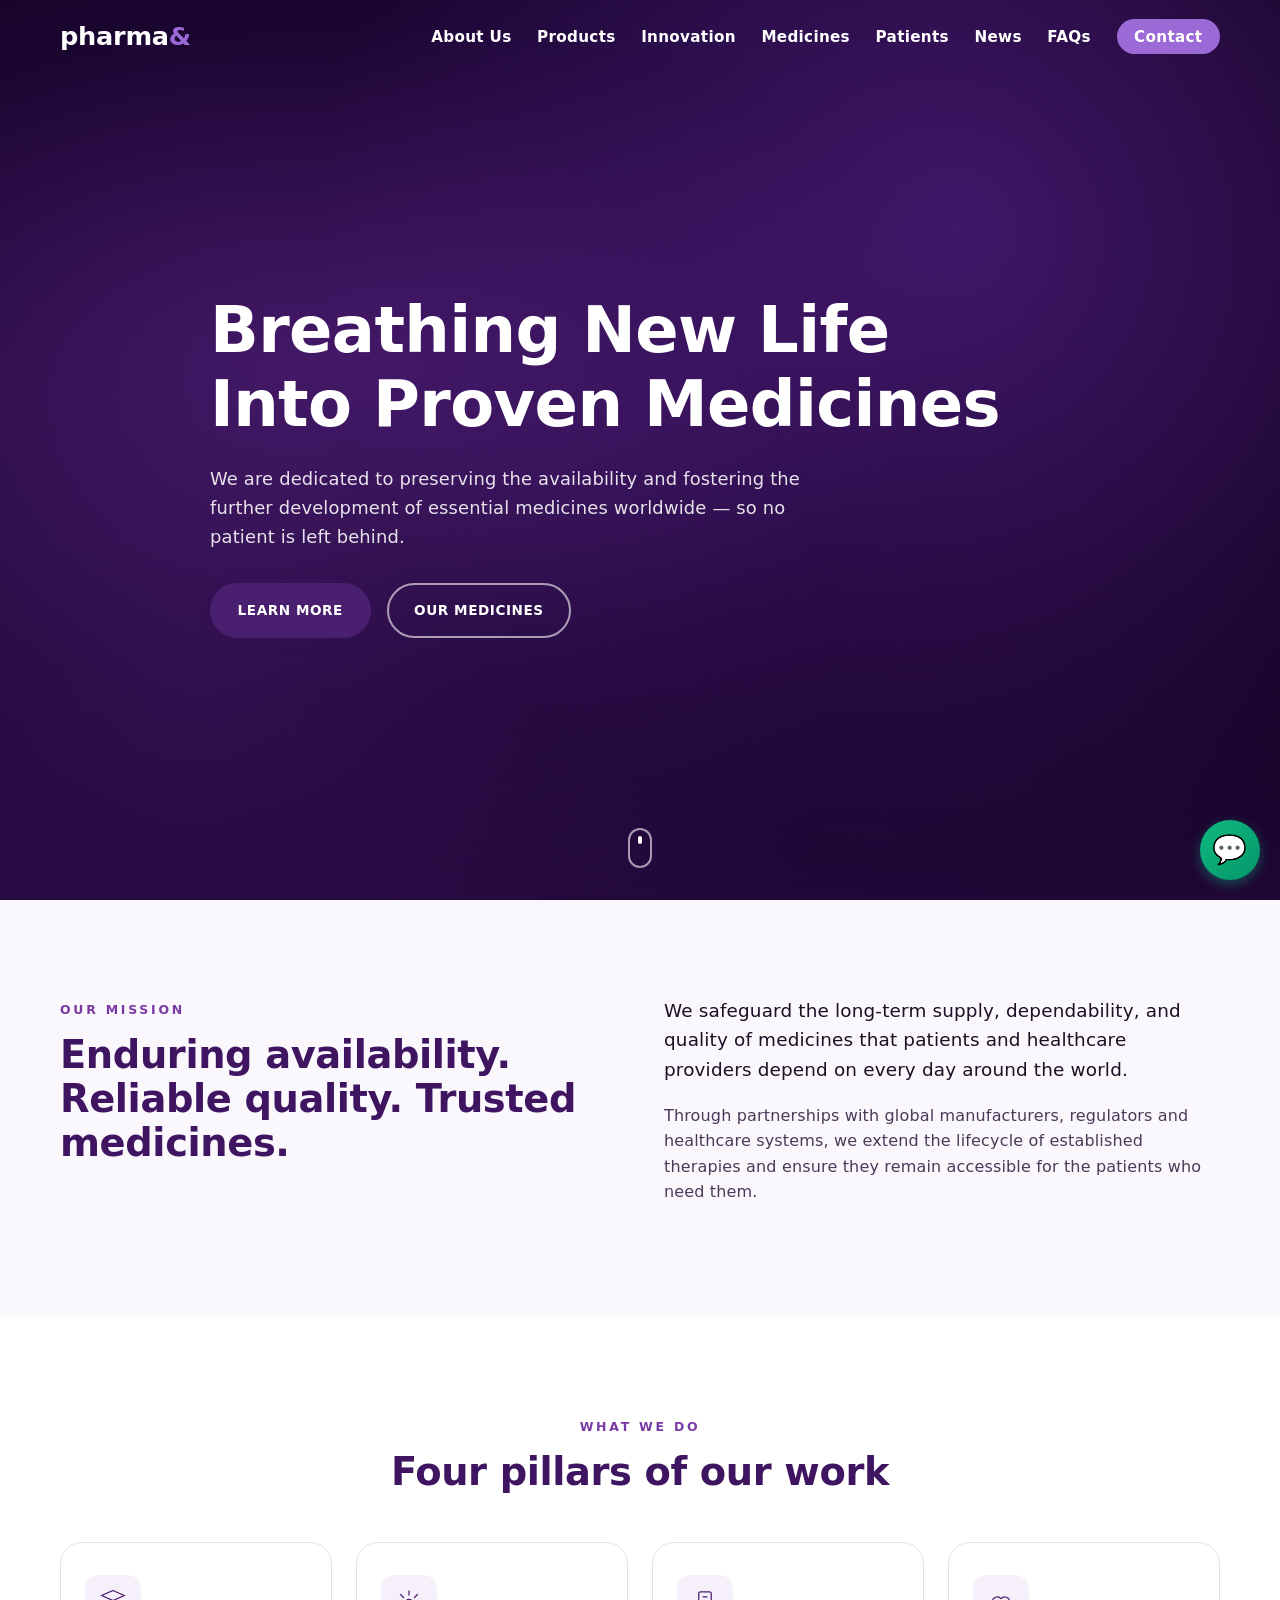
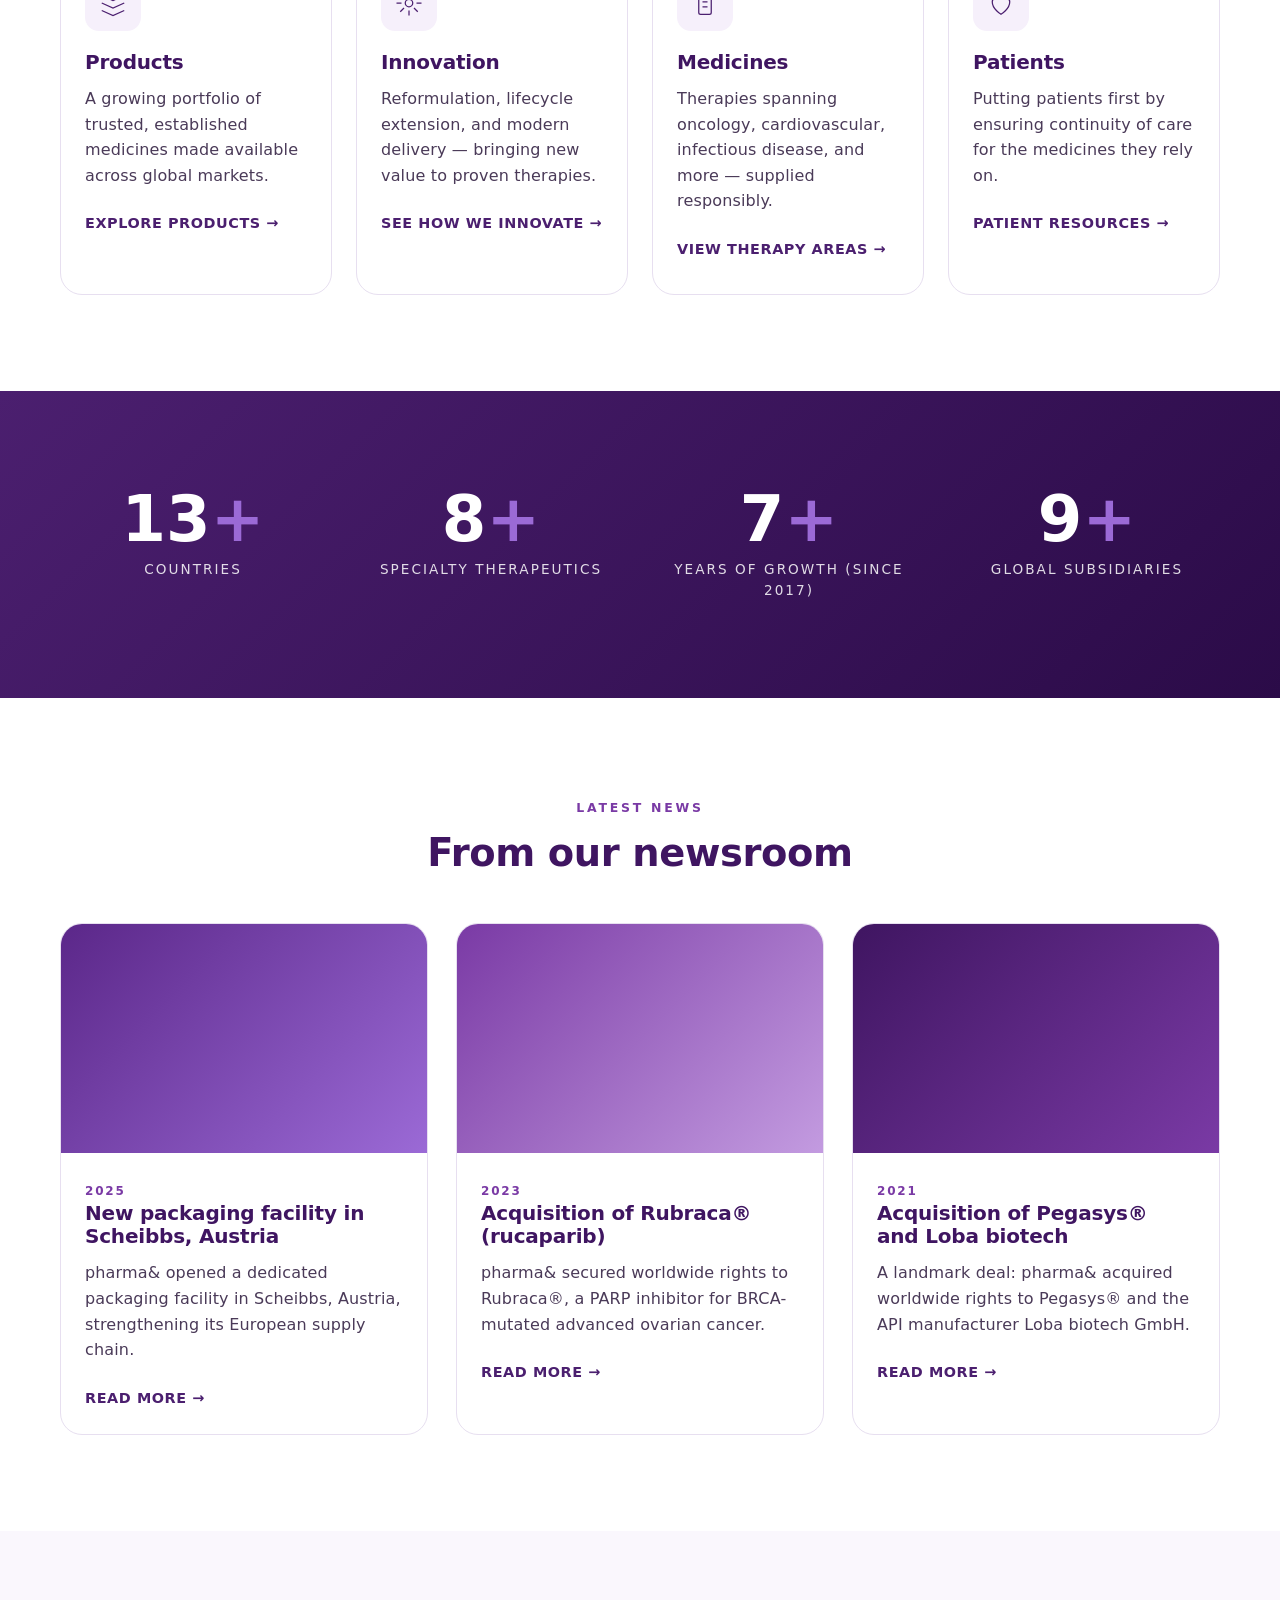
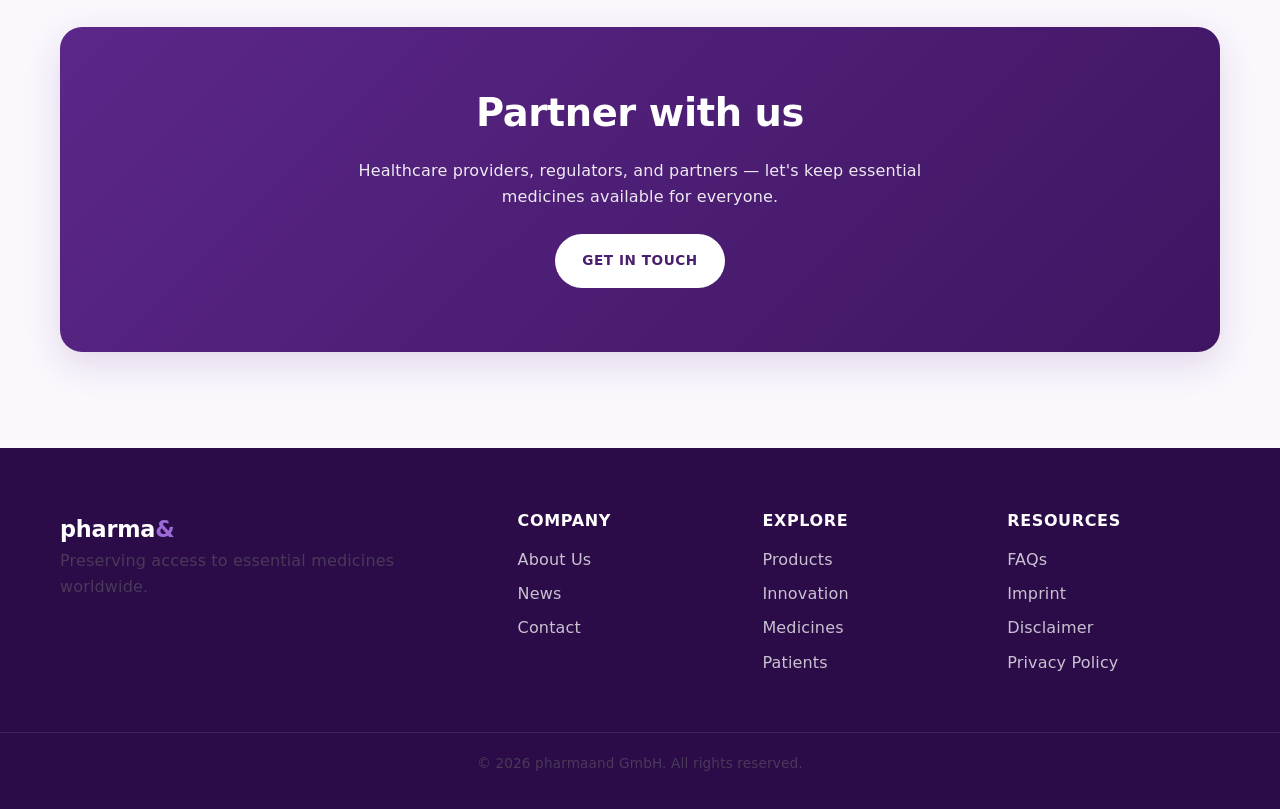
<file: index.html>
<!DOCTYPE html>
<html lang="en">
<head>
  <meta charset="UTF-8" />
  <meta name="viewport" content="width=device-width, initial-scale=1.0" />
  <title>pharma& — Breathing New Life Into Proven Medicines</title>
  <meta name="description" content="pharmaand GmbH is dedicated to preserving the availability and fostering the further development of essential medicines worldwide to leave no patient behind." />
  <link rel="stylesheet" href="styles.css" />
</head>
<body>
  <!-- ============ HEADER ============ -->
  <header class="site-header" id="siteHeader">
    <div class="container nav-wrap">
      <a href="index.html" class="logo">
        <span class="logo-text">pharma<span class="amp">&amp;</span></span>
      </a>

      <button class="nav-toggle" id="navToggle" aria-label="Toggle navigation">
        <span></span><span></span><span></span>
      </button>

      <nav class="primary-nav" id="primaryNav">
        <ul>
          <li><a href="about.html">About Us</a></li>
          <li><a href="products.html">Products</a></li>
          <li><a href="innovation.html">Innovation</a></li>
          <li><a href="medicines.html">Medicines</a></li>
          <li><a href="patients.html">Patients</a></li>
          <li><a href="news.html">News</a></li>
          <li><a href="faqs.html">FAQs</a></li>
          <li><a href="contact.html" class="nav-cta">Contact</a></li>
        </ul>
      </nav>
    </div>
  </header>

  <!-- ============ HERO ============ -->
  <section class="hero">
    <div class="hero-overlay"></div>
    <div class="container hero-content">
      <h1 class="hero-title fade-up">Breathing New Life<br />Into Proven Medicines</h1>
      <p class="hero-sub fade-up delay-1">
        We are dedicated to preserving the availability and fostering the
        further development of essential medicines worldwide — so no patient
        is left behind.
      </p>
      <div class="hero-actions fade-up delay-2">
        <a href="about.html" class="btn btn-primary">Learn More</a>
        <a href="medicines.html" class="btn btn-ghost">Our Medicines</a>
      </div>
    </div>
    <div class="scroll-cue" aria-hidden="true">
      <span></span>
    </div>
  </section>

  <!-- ============ MISSION ============ -->
  <section class="section section-mission">
    <div class="container grid-2">
      <div class="reveal">
        <span class="eyebrow">Our Mission</span>
        <h2>Enduring availability. Reliable quality. Trusted medicines.</h2>
      </div>
      <div class="reveal delay-1">
        <p class="lede">
          We safeguard the long-term supply, dependability, and quality of
          medicines that patients and healthcare providers depend on every
          day around the world.
        </p>
        <p>
          Through partnerships with global manufacturers, regulators and
          healthcare systems, we extend the lifecycle of established therapies
          and ensure they remain accessible for the patients who need them.
        </p>
      </div>
    </div>
  </section>

  <!-- ============ FEATURE PILLARS ============ -->
  <section class="section section-pillars">
    <div class="container">
      <div class="section-head reveal">
        <span class="eyebrow">What we do</span>
        <h2>Four pillars of our work</h2>
      </div>
      <div class="pillars">
        <article class="pillar reveal">
          <div class="pillar-icon">
            <svg viewBox="0 0 48 48" fill="none" stroke="currentColor" stroke-width="2"><path d="M24 4l18 8-18 8L6 12l18-8z"/><path d="M6 24l18 8 18-8"/><path d="M6 36l18 8 18-8"/></svg>
          </div>
          <h3>Products</h3>
          <p>A growing portfolio of trusted, established medicines made available across global markets.</p>
          <a href="products.html" class="link-arrow">Explore products →</a>
        </article>

        <article class="pillar reveal delay-1">
          <div class="pillar-icon">
            <svg viewBox="0 0 48 48" fill="none" stroke="currentColor" stroke-width="2"><circle cx="24" cy="24" r="6"/><path d="M24 4v8M24 36v8M4 24h8M36 24h8M10 10l6 6M32 32l6 6M10 38l6-6M32 16l6-6"/></svg>
          </div>
          <h3>Innovation</h3>
          <p>Reformulation, lifecycle extension, and modern delivery — bringing new value to proven therapies.</p>
          <a href="innovation.html" class="link-arrow">See how we innovate →</a>
        </article>

        <article class="pillar reveal delay-2">
          <div class="pillar-icon">
            <svg viewBox="0 0 48 48" fill="none" stroke="currentColor" stroke-width="2"><rect x="14" y="6" width="20" height="36" rx="3"/><path d="M20 14h8M20 22h8M20 30h8"/></svg>
          </div>
          <h3>Medicines</h3>
          <p>Therapies spanning oncology, cardiovascular, infectious disease, and more — supplied responsibly.</p>
          <a href="medicines.html" class="link-arrow">View therapy areas →</a>
        </article>

        <article class="pillar reveal delay-3">
          <div class="pillar-icon">
            <svg viewBox="0 0 48 48" fill="none" stroke="currentColor" stroke-width="2"><path d="M24 42s-14-8-14-20a8 8 0 0114-5 8 8 0 0114 5c0 12-14 20-14 20z"/></svg>
          </div>
          <h3>Patients</h3>
          <p>Putting patients first by ensuring continuity of care for the medicines they rely on.</p>
          <a href="patients.html" class="link-arrow">Patient resources →</a>
        </article>
      </div>
    </div>
  </section>

  <!-- ============ STATS ============ -->
  <section class="section section-stats">
    <div class="container">
      <div class="stats">
        <div class="stat reveal">
          <div class="stat-num" data-count="15">0</div>
          <div class="stat-label">Countries</div>
        </div>
        <div class="stat reveal delay-1">
          <div class="stat-num" data-count="10">0</div>
          <div class="stat-label">Specialty therapeutics</div>
        </div>
        <div class="stat reveal delay-2">
          <div class="stat-num" data-count="8">0</div>
          <div class="stat-label">Years of growth (since 2017)</div>
        </div>
        <div class="stat reveal delay-3">
          <div class="stat-num" data-count="11">0</div>
          <div class="stat-label">Global subsidiaries</div>
        </div>
      </div>
    </div>
  </section>

  <!-- ============ NEWS PREVIEW ============ -->
  <section class="section section-news">
    <div class="container">
      <div class="section-head reveal">
        <span class="eyebrow">Latest News</span>
        <h2>From our newsroom</h2>
      </div>
      <div class="news-grid">
        <article class="news-card reveal">
          <div class="news-img" style="background:linear-gradient(135deg,#5b2789,#9b6ad6);"></div>
          <div class="news-body">
            <span class="news-date">2025</span>
            <h3>New packaging facility in Scheibbs, Austria</h3>
            <p>pharma& opened a dedicated packaging facility in Scheibbs, Austria, strengthening its European supply chain.</p>
            <a href="news.html" class="link-arrow">Read more →</a>
          </div>
        </article>
        <article class="news-card reveal delay-1">
          <div class="news-img" style="background:linear-gradient(135deg,#7a3aa5,#c39be0);"></div>
          <div class="news-body">
            <span class="news-date">2023</span>
            <h3>Acquisition of Rubraca® (rucaparib)</h3>
            <p>pharma& secured worldwide rights to Rubraca®, a PARP inhibitor for BRCA-mutated advanced ovarian cancer.</p>
            <a href="news.html" class="link-arrow">Read more →</a>
          </div>
        </article>
        <article class="news-card reveal delay-2">
          <div class="news-img" style="background:linear-gradient(135deg,#3f1561,#7a3aa5);"></div>
          <div class="news-body">
            <span class="news-date">2021</span>
            <h3>Acquisition of Pegasys® and Loba biotech</h3>
            <p>A landmark deal: pharma& acquired worldwide rights to Pegasys® and the API manufacturer Loba biotech GmbH.</p>
            <a href="news.html" class="link-arrow">Read more →</a>
          </div>
        </article>
      </div>
    </div>
  </section>

  <!-- ============ CTA ============ -->
  <section class="section section-cta">
    <div class="container">
      <div class="cta-card reveal">
        <h2>Partner with us</h2>
        <p>Healthcare providers, regulators, and partners — let's keep essential medicines available for everyone.</p>
        <a href="contact.html" class="btn btn-light">Get in touch</a>
      </div>
    </div>
  </section>

  <!-- ============ FOOTER ============ -->
  <footer class="site-footer">
    <div class="container footer-grid">
      <div class="footer-col">
        <span class="logo-text">pharma<span class="amp">&amp;</span></span>
        <p>Preserving access to essential medicines worldwide.</p>
      </div>
      <div class="footer-col">
        <h4>Company</h4>
        <ul>
          <li><a href="about.html">About Us</a></li>
          <li><a href="news.html">News</a></li>
          <li><a href="contact.html">Contact</a></li>
        </ul>
      </div>
      <div class="footer-col">
        <h4>Explore</h4>
        <ul>
          <li><a href="products.html">Products</a></li>
          <li><a href="innovation.html">Innovation</a></li>
          <li><a href="medicines.html">Medicines</a></li>
          <li><a href="patients.html">Patients</a></li>
        </ul>
      </div>
      <div class="footer-col">
        <h4>Resources</h4>
        <ul>
          <li><a href="faqs.html">FAQs</a></li>
          <li><a href="#">Imprint</a></li>
          <li><a href="#">Disclaimer</a></li>
          <li><a href="#">Privacy Policy</a></li>
        </ul>
      </div>
    </div>
    <div class="footer-bottom">
      <div class="container">
        <p>© 2026 pharmaand GmbH. All rights reserved.</p>
      </div>
    </div>
  </footer>

  <script src="js/main.js"></script>
<script src="js/chatbot.js"></script>
</body>
</html>
</file>
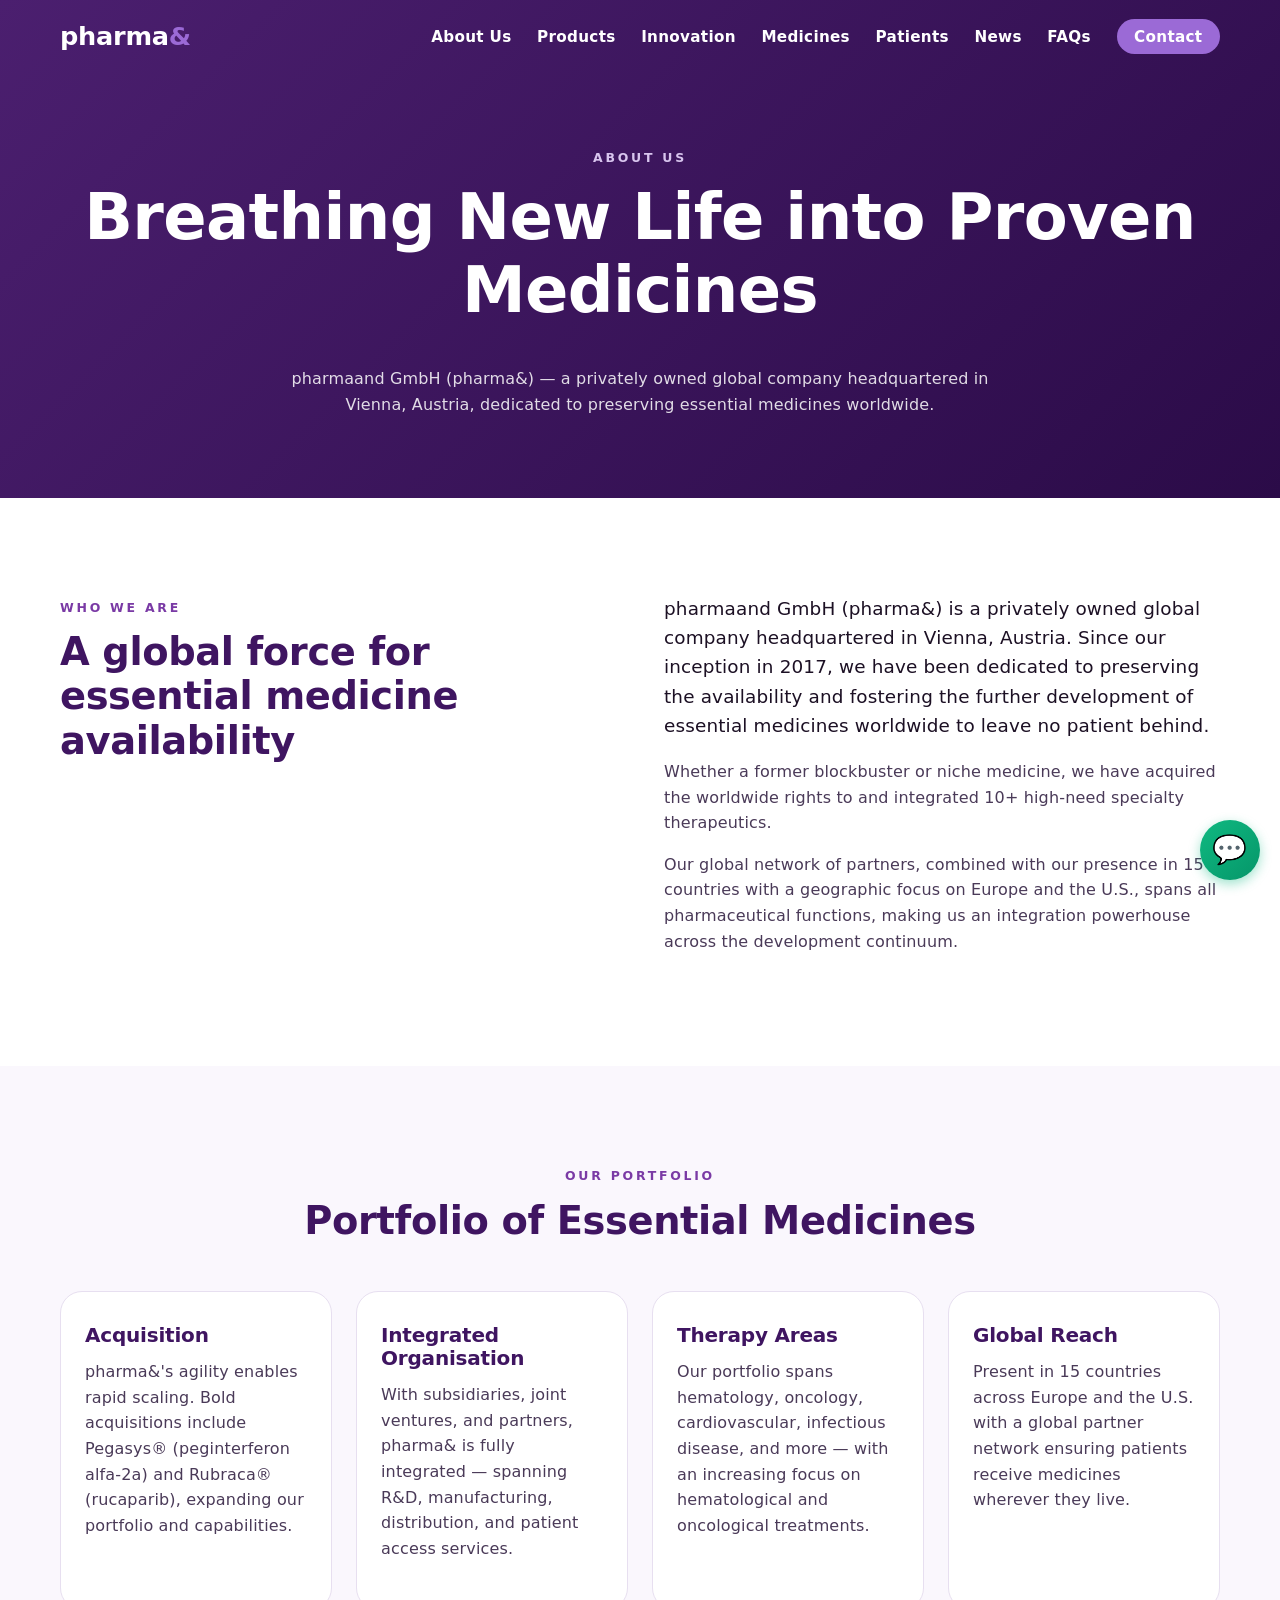
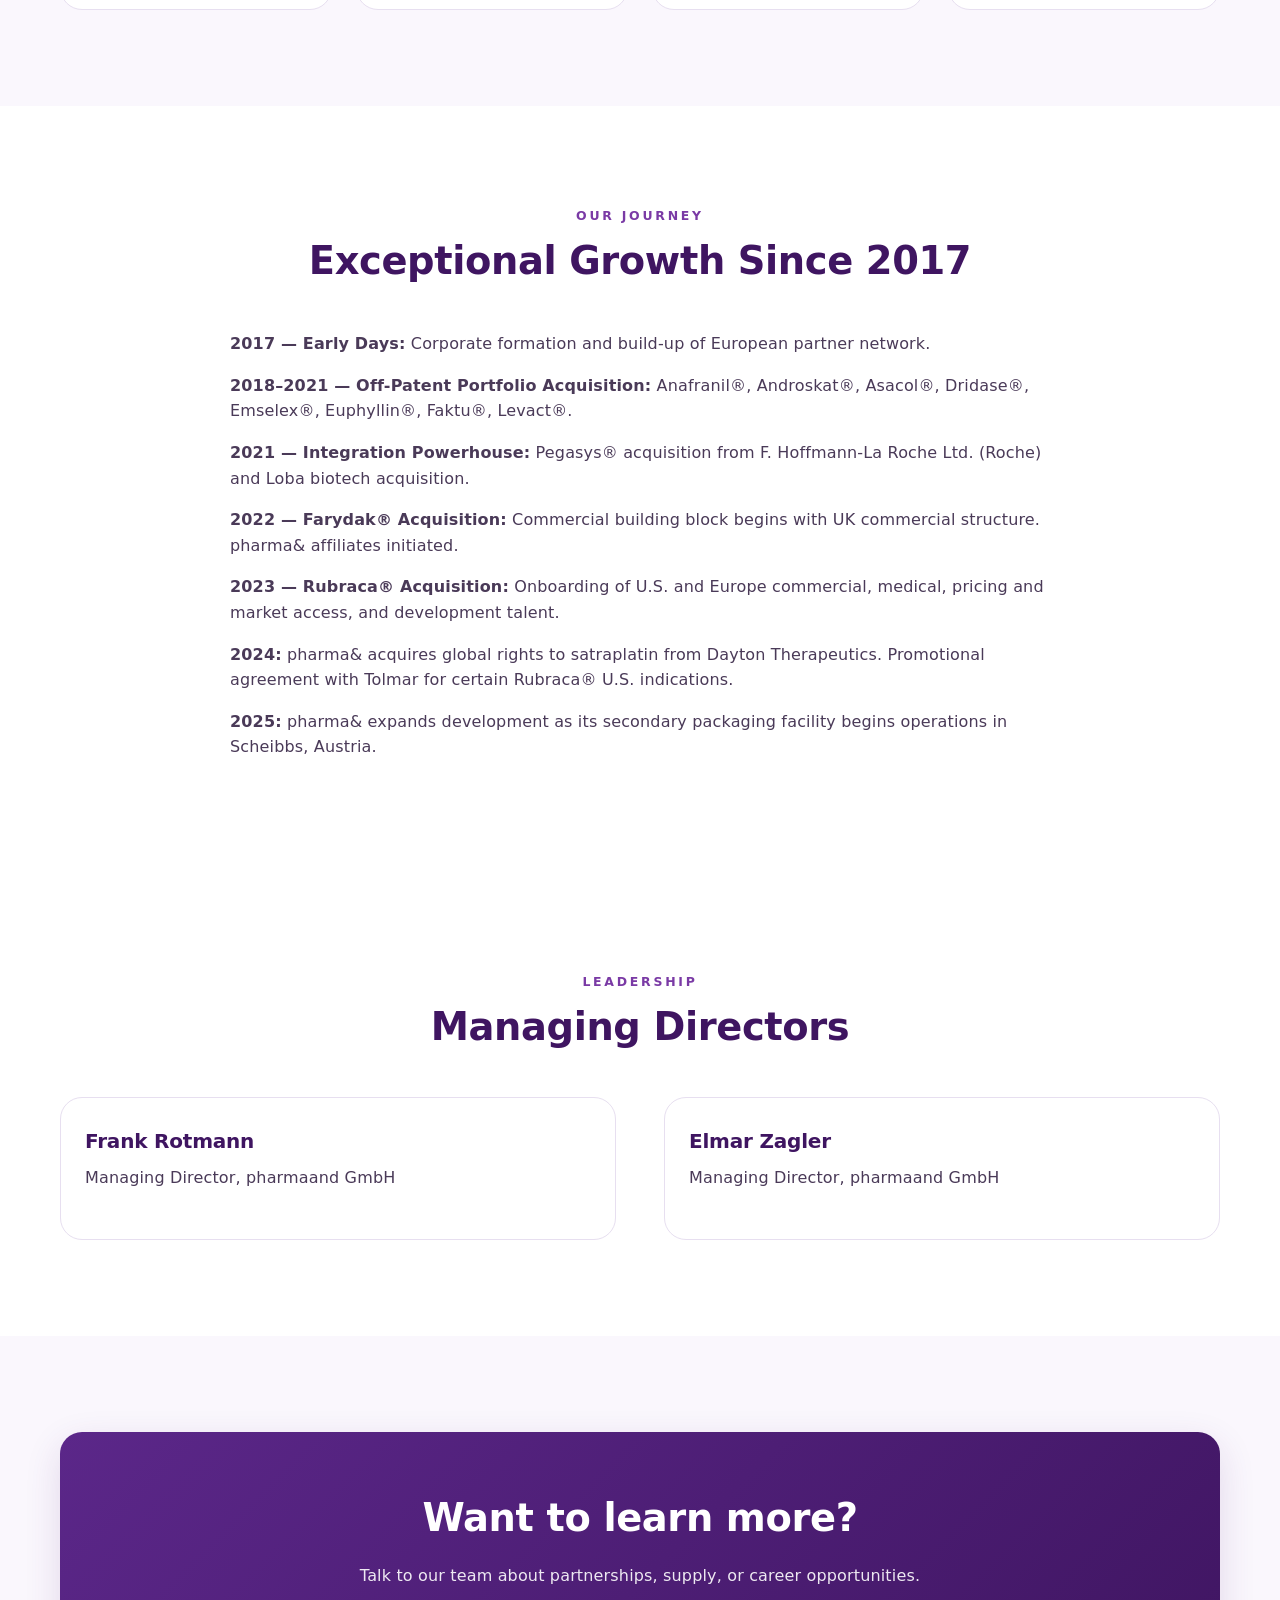
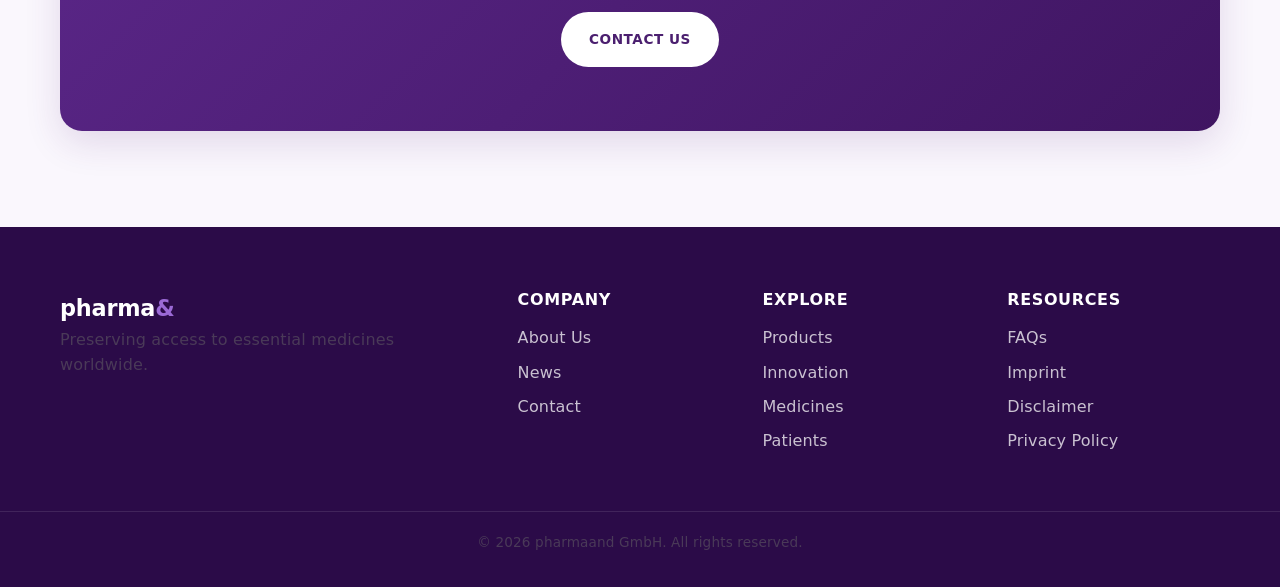
<file: about.html>
<!DOCTYPE html>
<html lang="en">
<head>
  <meta charset="UTF-8" />
  <meta name="viewport" content="width=device-width, initial-scale=1.0" />
  <title>About Us — pharma&</title>
  <link rel="stylesheet" href="styles.css" />
</head>
<body>
  <header class="site-header" id="siteHeader">
    <div class="container nav-wrap">
      <a href="index.html" class="logo"><span class="logo-text">pharma<span class="amp">&amp;</span></span></a>
      <button class="nav-toggle" id="navToggle" aria-label="Toggle navigation"><span></span><span></span><span></span></button>
      <nav class="primary-nav" id="primaryNav">
        <ul>
          <li><a href="about.html">About Us</a></li>
          <li><a href="products.html">Products</a></li>
          <li><a href="innovation.html">Innovation</a></li>
          <li><a href="medicines.html">Medicines</a></li>
          <li><a href="patients.html">Patients</a></li>
          <li><a href="news.html">News</a></li>
          <li><a href="faqs.html">FAQs</a></li>
          <li><a href="contact.html" class="nav-cta">Contact</a></li>
        </ul>
      </nav>
    </div>
  </header>

  <section class="page-banner">
    <div class="container">
      <span class="eyebrow" style="color:#d8c5ee;">About Us</span>
      <h1>Breathing New Life into Proven Medicines</h1>
      <p>pharmaand GmbH (pharma&) — a privately owned global company headquartered in Vienna, Austria, dedicated to preserving essential medicines worldwide.</p>
    </div>
  </section>

  <section class="section">
    <div class="container grid-2">
      <div class="reveal">
        <span class="eyebrow">Who We Are</span>
        <h2>A global force for essential medicine availability</h2>
      </div>
      <div class="reveal delay-1">
        <p class="lede">pharmaand GmbH (pharma&) is a privately owned global company headquartered in Vienna, Austria. Since our inception in 2017, we have been dedicated to preserving the availability and fostering the further development of essential medicines worldwide to leave no patient behind.</p>
        <p>Whether a former blockbuster or niche medicine, we have acquired the worldwide rights to and integrated 10+ high-need specialty therapeutics.</p>
        <p>Our global network of partners, combined with our presence in 15 countries with a geographic focus on Europe and the U.S., spans all pharmaceutical functions, making us an integration powerhouse across the development continuum.</p>
      </div>
    </div>
  </section>

  <section class="section section-pillars" style="background:var(--bg-soft);">
    <div class="container">
      <div class="section-head reveal"><span class="eyebrow">Our Portfolio</span><h2>Portfolio of Essential Medicines</h2></div>
      <div class="pillars">
        <article class="pillar reveal"><h3>Acquisition</h3><p>pharma&'s agility enables rapid scaling. Bold acquisitions include Pegasys® (peginterferon alfa-2a) and Rubraca® (rucaparib), expanding our portfolio and capabilities.</p></article>
        <article class="pillar reveal delay-1"><h3>Integrated Organisation</h3><p>With subsidiaries, joint ventures, and partners, pharma& is fully integrated — spanning R&D, manufacturing, distribution, and patient access services.</p></article>
        <article class="pillar reveal delay-2"><h3>Therapy Areas</h3><p>Our portfolio spans hematology, oncology, cardiovascular, infectious disease, and more — with an increasing focus on hematological and oncological treatments.</p></article>
        <article class="pillar reveal delay-3"><h3>Global Reach</h3><p>Present in 15 countries across Europe and the U.S. with a global partner network ensuring patients receive medicines wherever they live.</p></article>
      </div>
    </div>
  </section>

  <section class="section">
    <div class="container">
      <div class="section-head reveal"><span class="eyebrow">Our Journey</span><h2>Exceptional Growth Since 2017</h2></div>
      <div class="prose reveal">
        <p><strong>2017 — Early Days:</strong> Corporate formation and build-up of European partner network.</p>
        <p><strong>2018–2021 — Off-Patent Portfolio Acquisition:</strong> Anafranil®, Androskat®, Asacol®, Dridase®, Emselex®, Euphyllin®, Faktu®, Levact®.</p>
        <p><strong>2021 — Integration Powerhouse:</strong> Pegasys® acquisition from F. Hoffmann-La Roche Ltd. (Roche) and Loba biotech acquisition.</p>
        <p><strong>2022 — Farydak® Acquisition:</strong> Commercial building block begins with UK commercial structure. pharma& affiliates initiated.</p>
        <p><strong>2023 — Rubraca® Acquisition:</strong> Onboarding of U.S. and Europe commercial, medical, pricing and market access, and development talent.</p>
        <p><strong>2024:</strong> pharma& acquires global rights to satraplatin from Dayton Therapeutics. Promotional agreement with Tolmar for certain Rubraca® U.S. indications.</p>
        <p><strong>2025:</strong> pharma& expands development as its secondary packaging facility begins operations in Scheibbs, Austria.</p>
      </div>
    </div>
  </section>

  <section class="section">
    <div class="container">
      <div class="section-head reveal"><span class="eyebrow">Leadership</span><h2>Managing Directors</h2></div>
      <div class="grid-2 reveal">
        <div class="pillar"><h3>Frank Rotmann</h3><p>Managing Director, pharmaand GmbH</p></div>
        <div class="pillar"><h3>Elmar Zagler</h3><p>Managing Director, pharmaand GmbH</p></div>
      </div>
    </div>
  </section>

  <section class="section section-cta">
    <div class="container">
      <div class="cta-card reveal">
        <h2>Want to learn more?</h2>
        <p>Talk to our team about partnerships, supply, or career opportunities.</p>
        <a href="contact.html" class="btn btn-light">Contact us</a>
      </div>
    </div>
  </section>

  <footer class="site-footer">
    <div class="container footer-grid">
      <div class="footer-col"><span class="logo-text">pharma<span class="amp">&amp;</span></span><p>Preserving access to essential medicines worldwide.</p></div>
      <div class="footer-col"><h4>Company</h4><ul><li><a href="about.html">About Us</a></li><li><a href="news.html">News</a></li><li><a href="contact.html">Contact</a></li></ul></div>
      <div class="footer-col"><h4>Explore</h4><ul><li><a href="products.html">Products</a></li><li><a href="innovation.html">Innovation</a></li><li><a href="medicines.html">Medicines</a></li><li><a href="patients.html">Patients</a></li></ul></div>
      <div class="footer-col"><h4>Resources</h4><ul><li><a href="faqs.html">FAQs</a></li><li><a href="imprint.html">Imprint</a></li><li><a href="disclaimer.html">Disclaimer</a></li><li><a href="privacy.html">Privacy Policy</a></li></ul></div>
    </div>
    <div class="footer-bottom"><div class="container"><p>© <span id="currentYear">2026</span> pharmaand GmbH. All rights reserved.</p></div></div>
  </footer>
  <script src="js/main.js"></script>
<script src="js/chatbot.js"></script>
</body>
</html>
</file>
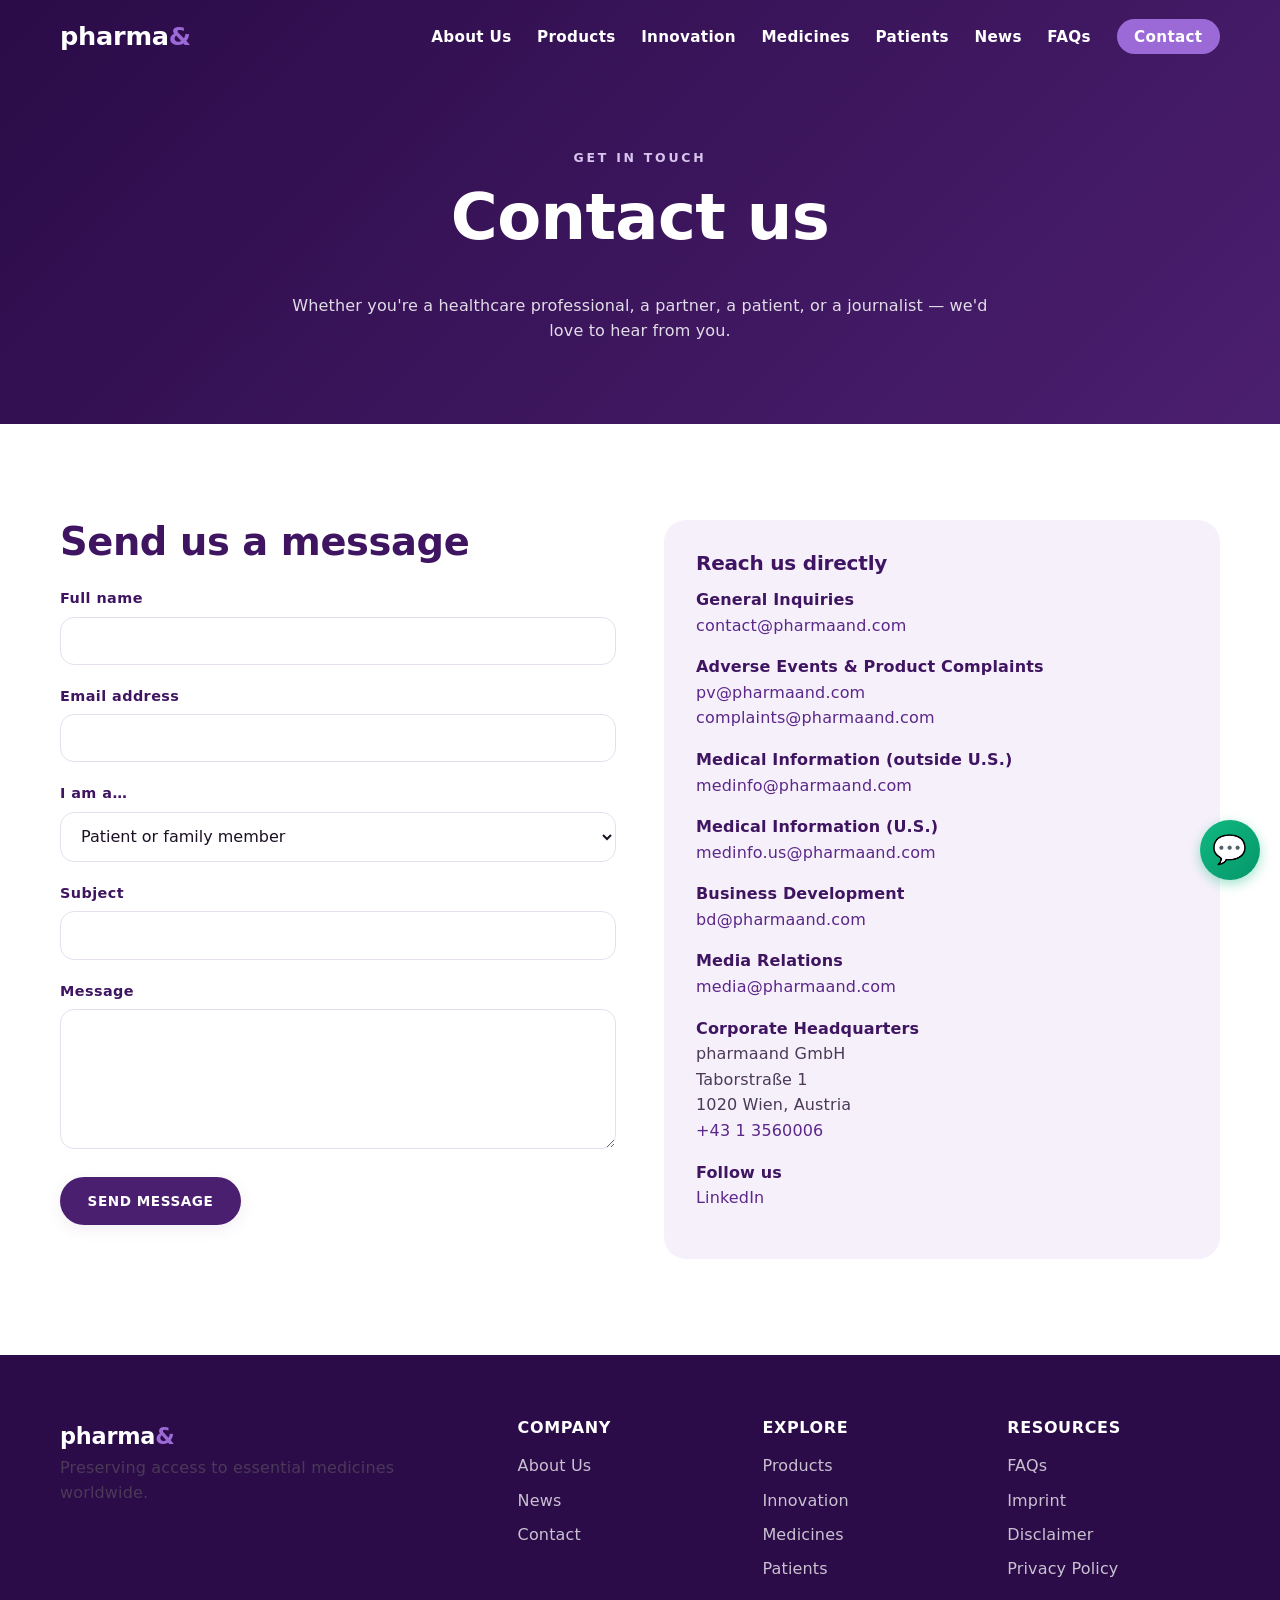
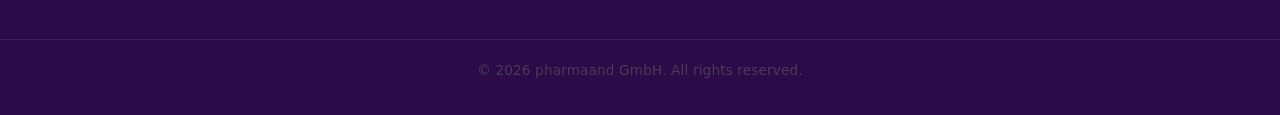
<file: contact.html>
<!DOCTYPE html>
<html lang="en">
<head>
  <meta charset="UTF-8" />
  <meta name="viewport" content="width=device-width, initial-scale=1.0" />
  <title>Contact — pharma&</title>
  <link rel="stylesheet" href="styles.css" />
</head>
<body>
  <header class="site-header" id="siteHeader">
    <div class="container nav-wrap">
      <a href="index.html" class="logo"><span class="logo-text">pharma<span class="amp">&amp;</span></span></a>
      <button class="nav-toggle" id="navToggle" aria-label="Toggle navigation"><span></span><span></span><span></span></button>
      <nav class="primary-nav" id="primaryNav">
        <ul>
          <li><a href="about.html">About Us</a></li>
          <li><a href="products.html">Products</a></li>
          <li><a href="innovation.html">Innovation</a></li>
          <li><a href="medicines.html">Medicines</a></li>
          <li><a href="patients.html">Patients</a></li>
          <li><a href="news.html">News</a></li>
          <li><a href="faqs.html">FAQs</a></li>
          <li><a href="contact.html" class="nav-cta">Contact</a></li>
        </ul>
      </nav>
    </div>
  </header>

  <section class="page-banner" style="background:linear-gradient(135deg,var(--purple-900),var(--purple-700));">
    <div class="container">
      <span class="eyebrow" style="color:#d8c5ee;">Get in touch</span>
      <h1>Contact us</h1>
      <p>Whether you're a healthcare professional, a partner, a patient, or a journalist — we'd love to hear from you.</p>
    </div>
  </section>

  <section class="section">
    <div class="container">
      <div class="contact-grid">
        <div class="reveal">
          <h2>Send us a message</h2>
          <form id="contactForm" novalidate>
            <div class="form-group">
              <label for="name">Full name</label>
              <input type="text" id="name" name="name" required />
            </div>
            <div class="form-group">
              <label for="email">Email address</label>
              <input type="email" id="email" name="email" required />
            </div>
            <div class="form-group">
              <label for="role">I am a…</label>
              <select id="role" name="role">
                <option>Patient or family member</option>
                <option>Healthcare professional</option>
                <option>Business partner</option>
                <option>Member of the press</option>
                <option>Other</option>
              </select>
            </div>
            <div class="form-group">
              <label for="subject">Subject</label>
              <input type="text" id="subject" name="subject" />
            </div>
            <div class="form-group">
              <label for="message">Message</label>
              <textarea id="message" name="message" required></textarea>
            </div>
            <button type="submit" class="btn btn-primary">Send message</button>
            <p id="formStatus" style="margin-top:1rem;"></p>
          </form>
        </div>

        <div class="reveal delay-1">
          <div class="contact-info">
            <h3>Reach us directly</h3>
            <p><strong>General Inquiries</strong><br /><a href="mailto:contact@pharmaand.com">contact@pharmaand.com</a></p>
            <p><strong>Adverse Events &amp; Product Complaints</strong><br /><a href="mailto:pv@pharmaand.com">pv@pharmaand.com</a><br /><a href="mailto:complaints@pharmaand.com">complaints@pharmaand.com</a></p>
            <p><strong>Medical Information (outside U.S.)</strong><br /><a href="mailto:medinfo@pharmaand.com">medinfo@pharmaand.com</a></p>
            <p><strong>Medical Information (U.S.)</strong><br /><a href="mailto:medinfo.us@pharmaand.com">medinfo.us@pharmaand.com</a></p>
            <p><strong>Business Development</strong><br /><a href="mailto:bd@pharmaand.com">bd@pharmaand.com</a></p>
            <p><strong>Media Relations</strong><br /><a href="mailto:media@pharmaand.com">media@pharmaand.com</a></p>
            <p><strong>Corporate Headquarters</strong><br />pharmaand GmbH<br />Taborstraße 1<br />1020 Wien, Austria<br /><a href="tel:+4313560006">+43 1 3560006</a></p>
            <p><strong>Follow us</strong><br /><a href="https://www.linkedin.com/company/pharmaand/" target="_blank">LinkedIn</a></p>
          </div>
        </div>
      </div>
    </div>
  </section>

  <footer class="site-footer">
    <div class="container footer-grid">
      <div class="footer-col"><span class="logo-text">pharma<span class="amp">&amp;</span></span><p>Preserving access to essential medicines worldwide.</p></div>
      <div class="footer-col"><h4>Company</h4><ul><li><a href="about.html">About Us</a></li><li><a href="news.html">News</a></li><li><a href="contact.html">Contact</a></li></ul></div>
      <div class="footer-col"><h4>Explore</h4><ul><li><a href="products.html">Products</a></li><li><a href="innovation.html">Innovation</a></li><li><a href="medicines.html">Medicines</a></li><li><a href="patients.html">Patients</a></li></ul></div>
      <div class="footer-col"><h4>Resources</h4><ul><li><a href="faqs.html">FAQs</a></li><li><a href="imprint.html">Imprint</a></li><li><a href="disclaimer.html">Disclaimer</a></li><li><a href="privacy.html">Privacy Policy</a></li></ul></div>
    </div>
    <div class="footer-bottom"><div class="container"><p>© <span id="currentYear">2026</span> pharmaand GmbH. All rights reserved.</p></div></div>
  </footer>
  <script src="js/main.js"></script>
<script src="js/chatbot.js"></script>
</body>
</html>
</file>
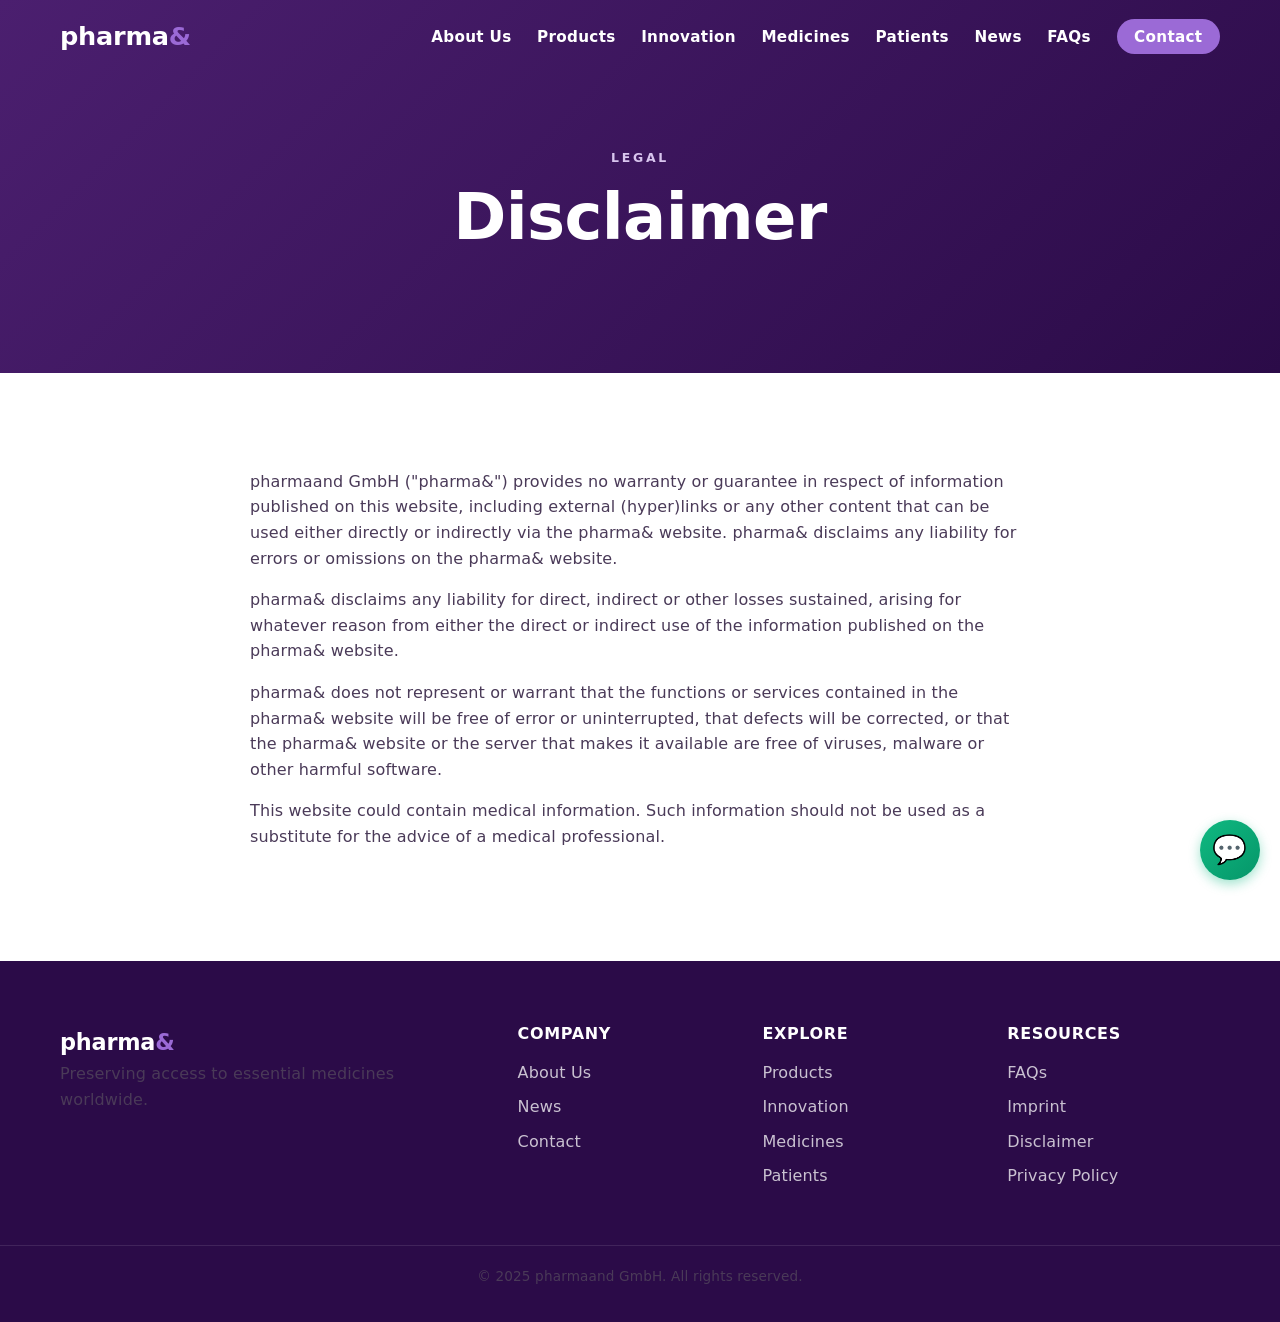
<file: disclaimer.html>
<!DOCTYPE html>
<html lang="en">
<head>
  <meta charset="UTF-8" />
  <meta name="viewport" content="width=device-width, initial-scale=1.0" />
  <title>Disclaimer — pharma&</title>
  <link rel="stylesheet" href="styles.css" />
</head>
<body>
  <header class="site-header" id="siteHeader">
    <div class="container nav-wrap">
      <a href="index.html" class="logo"><span class="logo-text">pharma<span class="amp">&amp;</span></span></a>
      <button class="nav-toggle" id="navToggle" aria-label="Toggle navigation"><span></span><span></span><span></span></button>
      <nav class="primary-nav" id="primaryNav">
        <ul>
          <li><a href="about.html">About Us</a></li>
          <li><a href="products.html">Products</a></li>
          <li><a href="innovation.html">Innovation</a></li>
          <li><a href="medicines.html">Medicines</a></li>
          <li><a href="patients.html">Patients</a></li>
          <li><a href="news.html">News</a></li>
          <li><a href="faqs.html">FAQs</a></li>
          <li><a href="contact.html" class="nav-cta">Contact</a></li>
        </ul>
      </nav>
    </div>
  </header>

  <section class="page-banner">
    <div class="container">
      <span class="eyebrow" style="color:#d8c5ee;">Legal</span>
      <h1>Disclaimer</h1>
    </div>
  </section>

  <section class="section">
    <div class="container prose">
      <p>pharmaand GmbH ("pharma&") provides no warranty or guarantee in respect of information published on this website, including external (hyper)links or any other content that can be used either directly or indirectly via the pharma& website. pharma& disclaims any liability for errors or omissions on the pharma& website.</p>
      <p>pharma& disclaims any liability for direct, indirect or other losses sustained, arising for whatever reason from either the direct or indirect use of the information published on the pharma& website.</p>
      <p>pharma& does not represent or warrant that the functions or services contained in the pharma& website will be free of error or uninterrupted, that defects will be corrected, or that the pharma& website or the server that makes it available are free of viruses, malware or other harmful software.</p>
      <p>This website could contain medical information. Such information should not be used as a substitute for the advice of a medical professional.</p>
    </div>
  </section>

  <footer class="site-footer">
    <div class="container footer-grid">
      <div class="footer-col"><span class="logo-text">pharma<span class="amp">&amp;</span></span><p>Preserving access to essential medicines worldwide.</p></div>
      <div class="footer-col"><h4>Company</h4><ul><li><a href="about.html">About Us</a></li><li><a href="news.html">News</a></li><li><a href="contact.html">Contact</a></li></ul></div>
      <div class="footer-col"><h4>Explore</h4><ul><li><a href="products.html">Products</a></li><li><a href="innovation.html">Innovation</a></li><li><a href="medicines.html">Medicines</a></li><li><a href="patients.html">Patients</a></li></ul></div>
      <div class="footer-col"><h4>Resources</h4><ul><li><a href="faqs.html">FAQs</a></li><li><a href="imprint.html">Imprint</a></li><li><a href="disclaimer.html">Disclaimer</a></li><li><a href="privacy.html">Privacy Policy</a></li></ul></div>
    </div>
    <div class="footer-bottom"><div class="container"><p>&copy; 2025 pharmaand GmbH. All rights reserved.</p></div></div>
  </footer>
  <script src="js/main.js"></script>
  <script src="js/chatbot.js"></script>
</body>
</html>
</file>
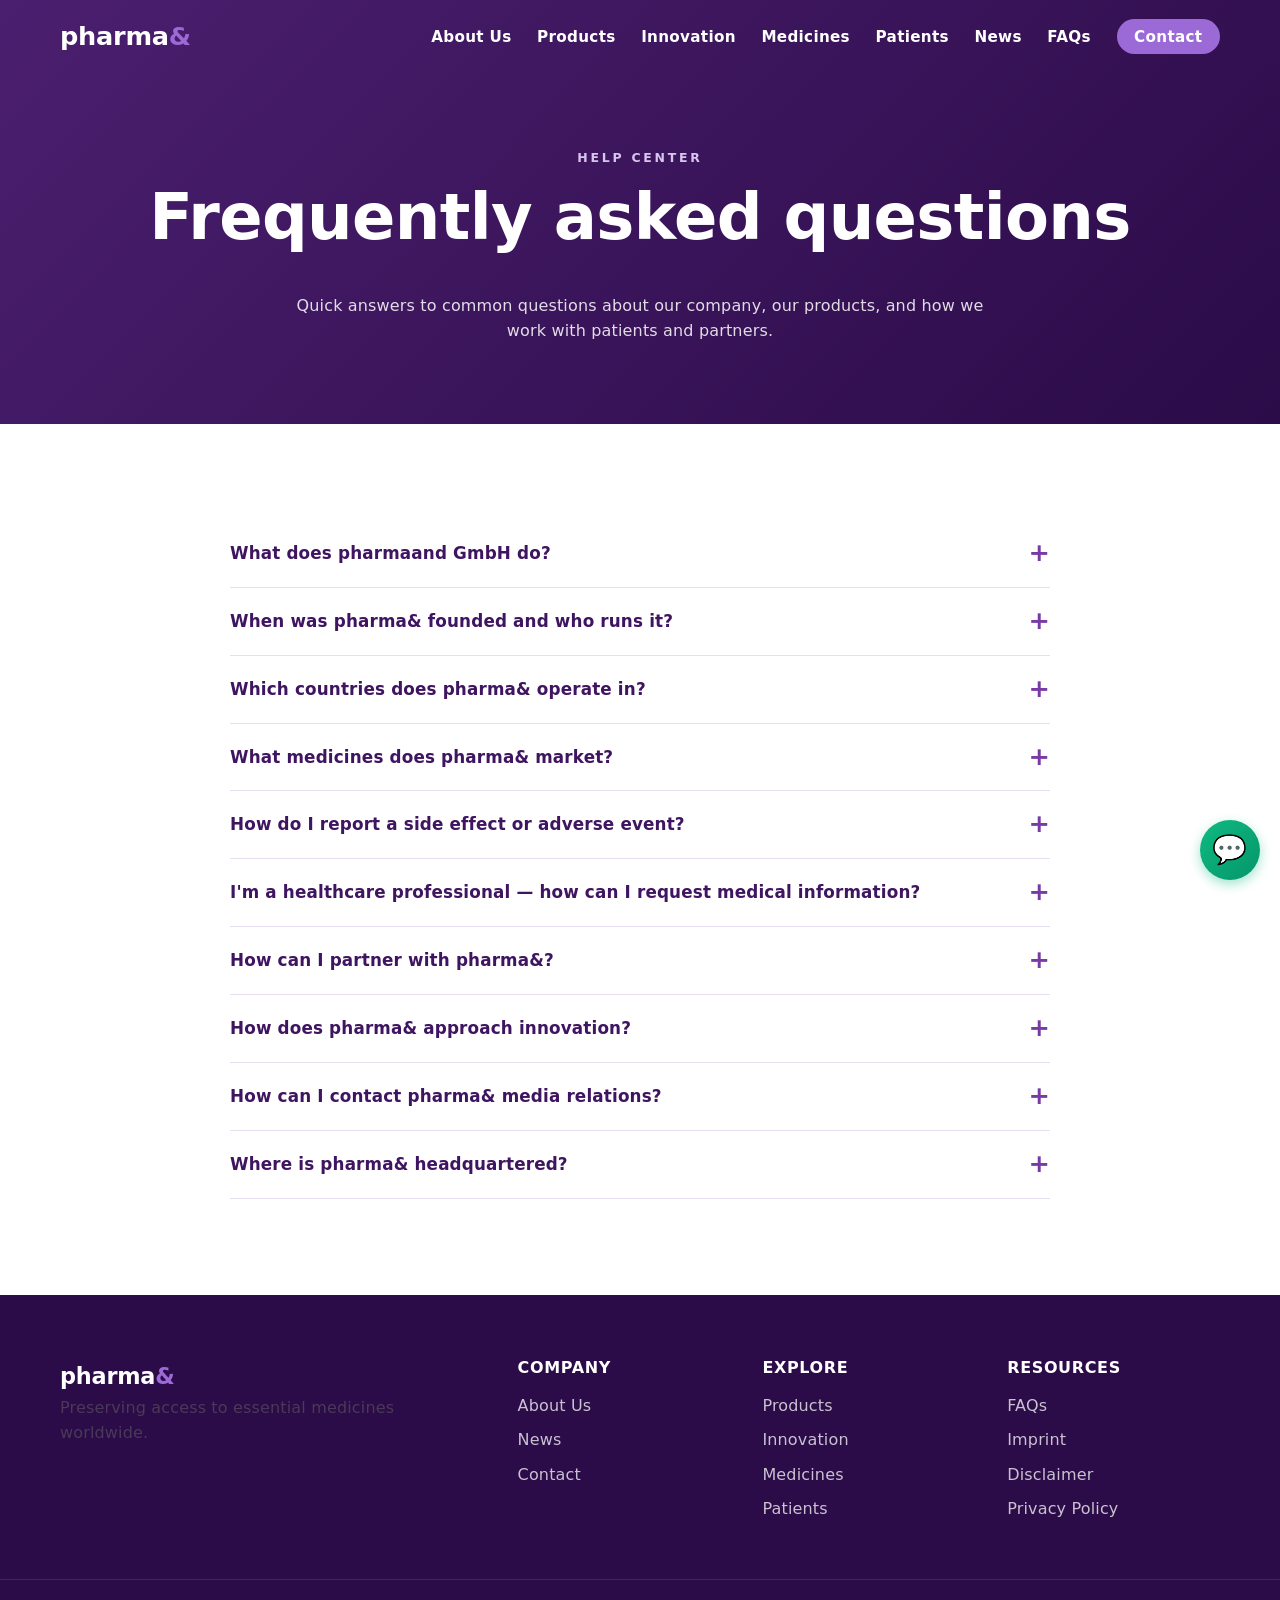
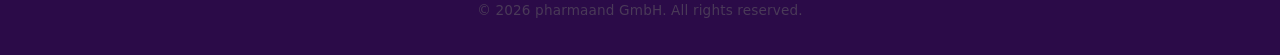
<file: faqs.html>
<!DOCTYPE html>
<html lang="en">
<head>
  <meta charset="UTF-8" />
  <meta name="viewport" content="width=device-width, initial-scale=1.0" />
  <title>FAQs — pharma&</title>
  <link rel="stylesheet" href="styles.css" />
</head>
<body>
  <header class="site-header" id="siteHeader">
    <div class="container nav-wrap">
      <a href="index.html" class="logo"><span class="logo-text">pharma<span class="amp">&amp;</span></span></a>
      <button class="nav-toggle" id="navToggle" aria-label="Toggle navigation"><span></span><span></span><span></span></button>
      <nav class="primary-nav" id="primaryNav">
        <ul>
          <li><a href="about.html">About Us</a></li>
          <li><a href="products.html">Products</a></li>
          <li><a href="innovation.html">Innovation</a></li>
          <li><a href="medicines.html">Medicines</a></li>
          <li><a href="patients.html">Patients</a></li>
          <li><a href="news.html">News</a></li>
          <li><a href="faqs.html">FAQs</a></li>
          <li><a href="contact.html" class="nav-cta">Contact</a></li>
        </ul>
      </nav>
    </div>
  </header>

  <section class="page-banner">
    <div class="container">
      <span class="eyebrow" style="color:#d8c5ee;">Help Center</span>
      <h1>Frequently asked questions</h1>
      <p>Quick answers to common questions about our company, our products, and how we work with patients and partners.</p>
    </div>
  </section>

  <section class="section">
    <div class="container">
      <div class="faq-list">
        <details class="faq-item">
          <summary>What does pharmaand GmbH do?</summary>
          <p>pharmaand GmbH ("pharma&") is a privately owned specialty pharmaceutical company headquartered in Vienna, Austria. We are dedicated to preserving the availability of essential and specialty medicines worldwide. We acquire, develop, and commercialise established medicines — "breathing new life into proven medicines."</p>
        </details>
        <details class="faq-item">
          <summary>When was pharma& founded and who runs it?</summary>
          <p>pharmaand GmbH was founded in 2017 in Vienna, Austria. The company is led by Managing Directors Frank Rotmann and Elmar Zagler.</p>
        </details>
        <details class="faq-item">
          <summary>Which countries does pharma& operate in?</summary>
          <p>pharma& operates in 15+ countries through its headquarters in Vienna and subsidiaries in Austria (Loba biotech), Canada, Croatia, Germany, Spain, France, India, Italy, Switzerland, the UK, and the US. Corporate offices are also located in Zug (Switzerland), Zagreb (Croatia), and Paris (France).</p>
        </details>
        <details class="faq-item">
          <summary>What medicines does pharma& market?</summary>
          <p>Our portfolio includes over 10 specialty therapeutics. Key products include Pegasys® (peginterferon alfa-2a, hepatitis B &amp; C), Rubraca® (rucaparib, ovarian cancer), Farydak® (panobinostat, multiple myeloma), Levact® (bendamustine, haematology), Anafranil® (clomipramine, psychiatry), Asacol® (mesalazine, IBD), Emselex® (darifenacin, urology), Euphyllin® (theophylline, respiratory), and the pipeline asset satraplatin (oncology).</p>
        </details>
        <details class="faq-item">
          <summary>How do I report a side effect or adverse event?</summary>
          <p>Please contact our pharmacovigilance team at <a href="mailto:pv@pharmaand.com">pv@pharmaand.com</a>. You should also report adverse events to your national regulatory authority. Do not delay seeking medical advice from your healthcare professional.</p>
        </details>
        <details class="faq-item">
          <summary>I'm a healthcare professional — how can I request medical information?</summary>
          <p>Contact our medical information team at <a href="mailto:medinfo@pharmaand.com">medinfo@pharmaand.com</a> (outside the US) or <a href="mailto:medinfo.us@pharmaand.com">medinfo.us@pharmaand.com</a> (US). Please identify yourself as a healthcare professional in your message.</p>
        </details>
        <details class="faq-item">
          <summary>How can I partner with pharma&?</summary>
          <p>We welcome partnerships with manufacturers, distributors, and other organisations that share our commitment to patient access. Please contact our business development team at <a href="mailto:bd@pharmaand.com">bd@pharmaand.com</a>.</p>
        </details>
        <details class="faq-item">
          <summary>How does pharma& approach innovation?</summary>
          <p>We focus on lifecycle innovation: reformulating established medicines, extending their clinical value through new indications or delivery systems, and ensuring modern manufacturing standards. A notable example is our acquisition of Loba biotech, which manufactures the active pharmaceutical ingredient for Pegasys®.</p>
        </details>
        <details class="faq-item">
          <summary>How can I contact pharma& media relations?</summary>
          <p>For press enquiries please email <a href="mailto:media@pharmaand.com">media@pharmaand.com</a>.</p>
        </details>
        <details class="faq-item">
          <summary>Where is pharma& headquartered?</summary>
          <p>pharmaand GmbH, Taborstraße 1, 1020 Wien, Austria. Tel: <a href="tel:+4313560006">+43 1 3560006</a>.</p>
        </details>
      </div>
    </div>
  </section>

  <footer class="site-footer">
    <div class="container footer-grid">
      <div class="footer-col"><span class="logo-text">pharma<span class="amp">&amp;</span></span><p>Preserving access to essential medicines worldwide.</p></div>
      <div class="footer-col"><h4>Company</h4><ul><li><a href="about.html">About Us</a></li><li><a href="news.html">News</a></li><li><a href="contact.html">Contact</a></li></ul></div>
      <div class="footer-col"><h4>Explore</h4><ul><li><a href="products.html">Products</a></li><li><a href="innovation.html">Innovation</a></li><li><a href="medicines.html">Medicines</a></li><li><a href="patients.html">Patients</a></li></ul></div>
      <div class="footer-col"><h4>Resources</h4><ul><li><a href="faqs.html">FAQs</a></li><li><a href="imprint.html">Imprint</a></li><li><a href="disclaimer.html">Disclaimer</a></li><li><a href="privacy.html">Privacy Policy</a></li></ul></div>
    </div>
    <div class="footer-bottom"><div class="container"><p>© <span id="currentYear">2026</span> pharmaand GmbH. All rights reserved.</p></div></div>
  </footer>
  <script src="js/main.js"></script>
<script src="js/chatbot.js"></script>
</body>
</html>
</file>
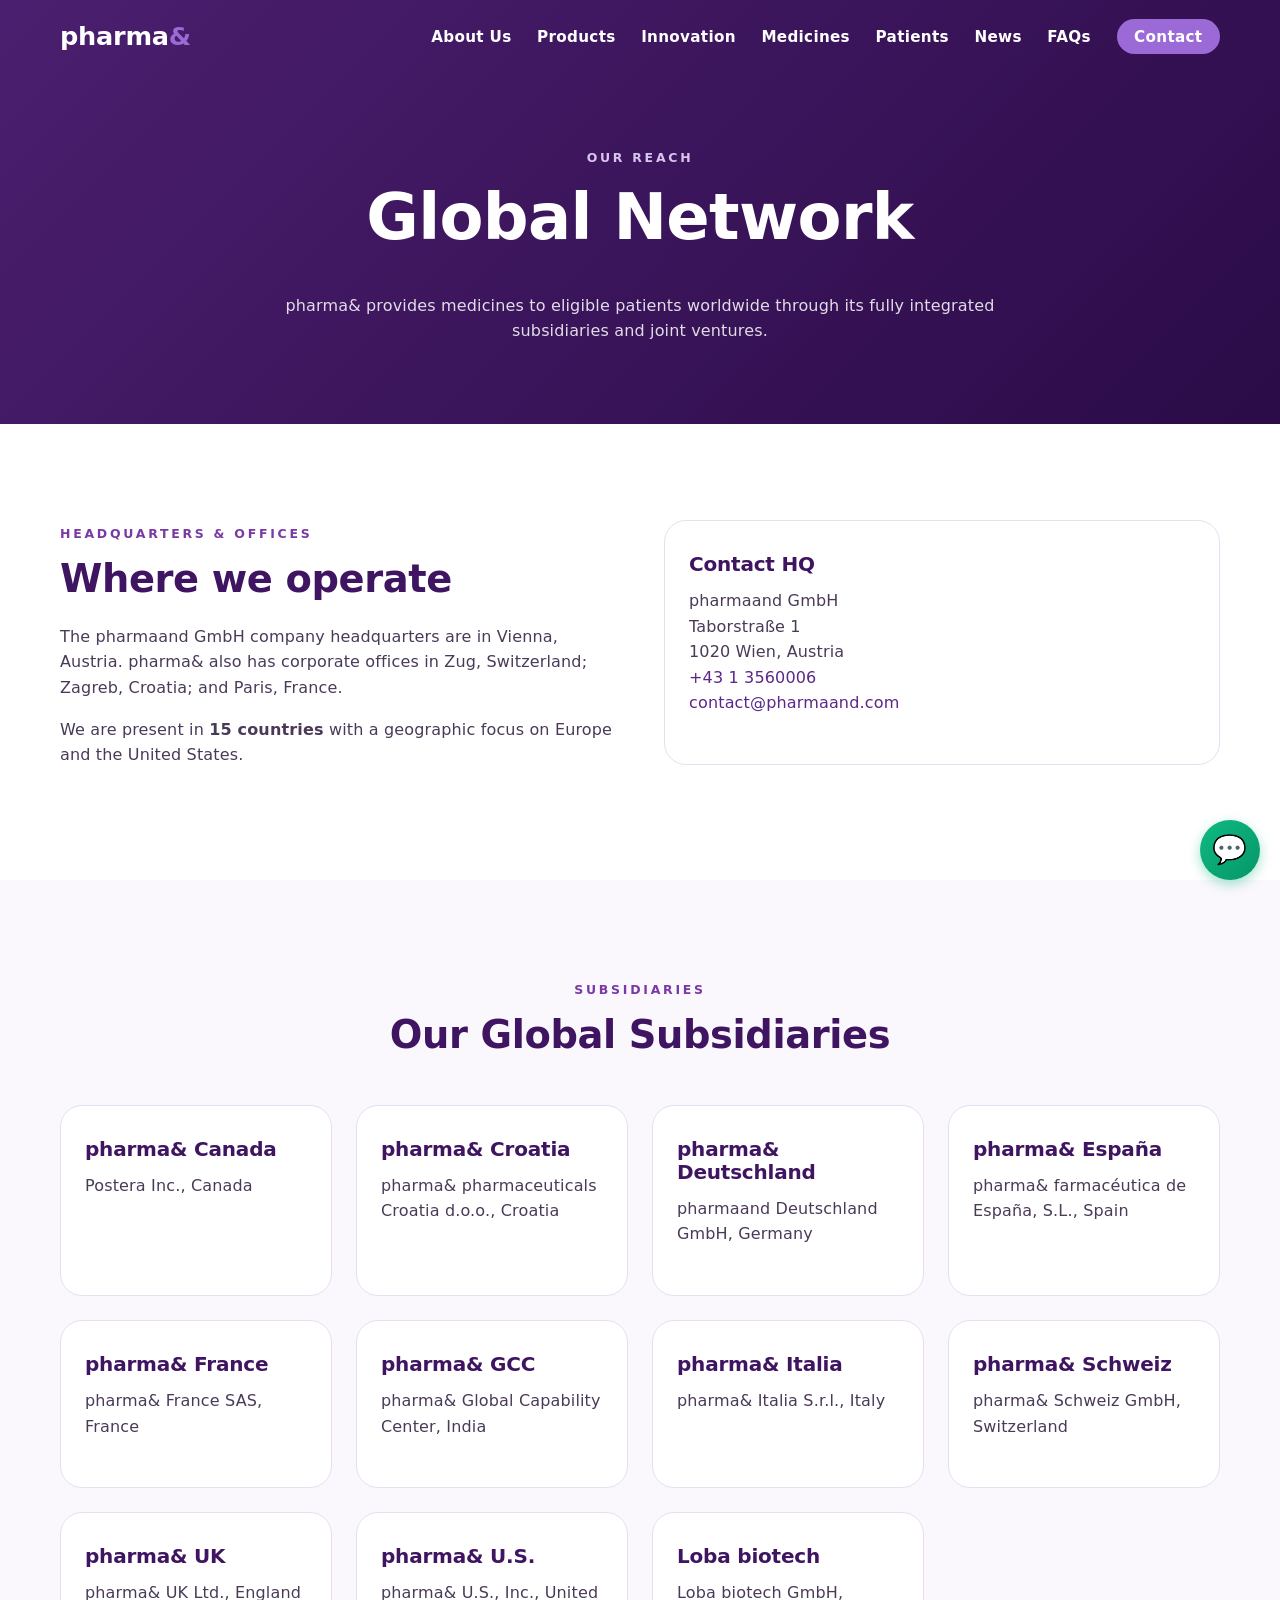
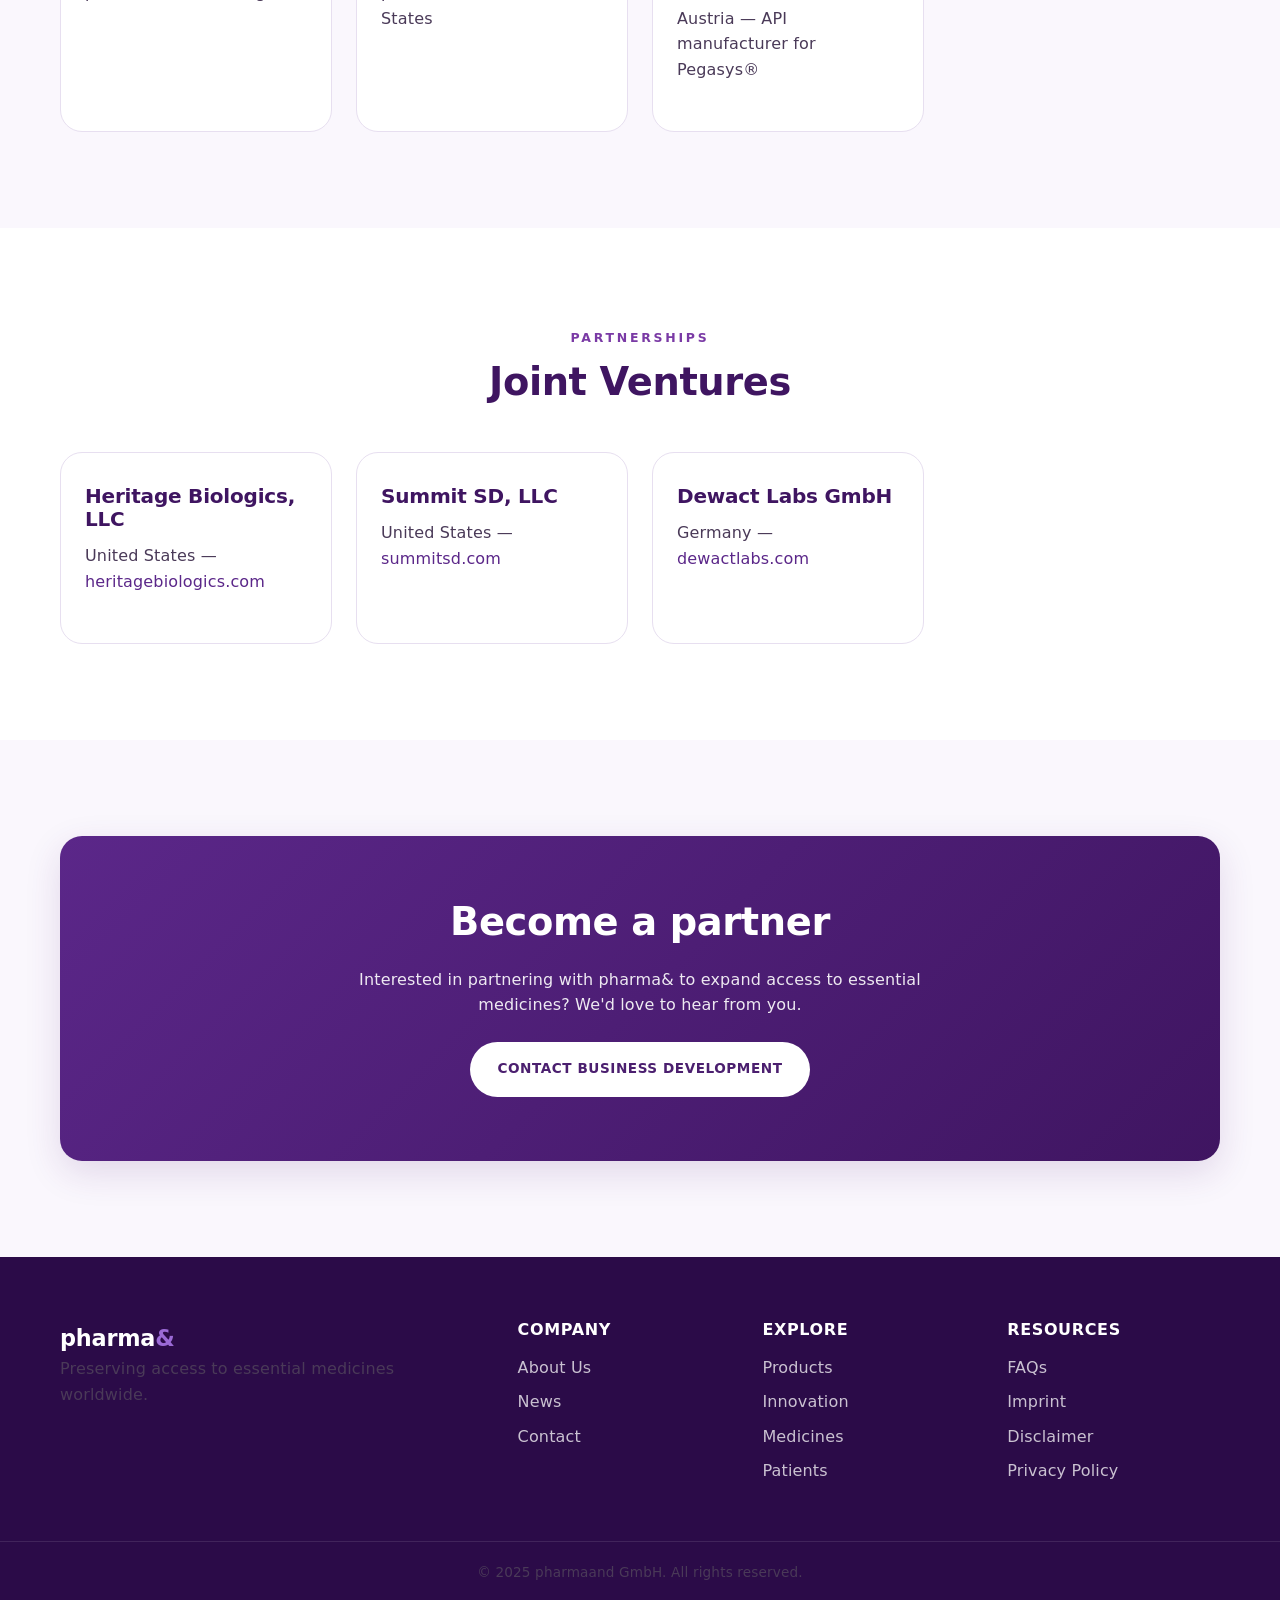
<file: global-network.html>
<!DOCTYPE html>
<html lang="en">
<head>
  <meta charset="UTF-8" />
  <meta name="viewport" content="width=device-width, initial-scale=1.0" />
  <title>Global Network — pharma&</title>
  <link rel="stylesheet" href="styles.css" />
</head>
<body>
  <header class="site-header" id="siteHeader">
    <div class="container nav-wrap">
      <a href="index.html" class="logo"><span class="logo-text">pharma<span class="amp">&amp;</span></span></a>
      <button class="nav-toggle" id="navToggle" aria-label="Toggle navigation"><span></span><span></span><span></span></button>
      <nav class="primary-nav" id="primaryNav">
        <ul>
          <li><a href="about.html">About Us</a></li>
          <li><a href="products.html">Products</a></li>
          <li><a href="innovation.html">Innovation</a></li>
          <li><a href="medicines.html">Medicines</a></li>
          <li><a href="patients.html">Patients</a></li>
          <li><a href="news.html">News</a></li>
          <li><a href="faqs.html">FAQs</a></li>
          <li><a href="contact.html" class="nav-cta">Contact</a></li>
        </ul>
      </nav>
    </div>
  </header>

  <section class="page-banner">
    <div class="container">
      <span class="eyebrow" style="color:#d8c5ee;">Our Reach</span>
      <h1>Global Network</h1>
      <p>pharma& provides medicines to eligible patients worldwide through its fully integrated subsidiaries and joint ventures.</p>
    </div>
  </section>

  <section class="section">
    <div class="container grid-2">
      <div class="reveal">
        <span class="eyebrow">Headquarters &amp; Offices</span>
        <h2>Where we operate</h2>
        <p>The pharmaand GmbH company headquarters are in Vienna, Austria. pharma& also has corporate offices in Zug, Switzerland; Zagreb, Croatia; and Paris, France.</p>
        <p>We are present in <strong>15 countries</strong> with a geographic focus on Europe and the United States.</p>
      </div>
      <div class="reveal delay-1">
        <div class="pillar">
          <h3>Contact HQ</h3>
          <p>pharmaand GmbH<br />Taborstraße 1<br />1020 Wien, Austria<br /><a href="tel:+4313560006">+43 1 3560006</a><br /><a href="mailto:contact@pharmaand.com">contact@pharmaand.com</a></p>
        </div>
      </div>
    </div>
  </section>

  <section class="section" style="background:var(--bg-soft);">
    <div class="container">
      <div class="section-head reveal"><span class="eyebrow">Subsidiaries</span><h2>Our Global Subsidiaries</h2></div>
      <div class="pillars">
        <article class="pillar reveal"><h3>pharma& Canada</h3><p>Postera Inc., Canada</p></article>
        <article class="pillar reveal delay-1"><h3>pharma& Croatia</h3><p>pharma& pharmaceuticals Croatia d.o.o., Croatia</p></article>
        <article class="pillar reveal delay-2"><h3>pharma& Deutschland</h3><p>pharmaand Deutschland GmbH, Germany</p></article>
        <article class="pillar reveal delay-3"><h3>pharma& España</h3><p>pharma& farmacéutica de España, S.L., Spain</p></article>
        <article class="pillar reveal"><h3>pharma& France</h3><p>pharma& France SAS, France</p></article>
        <article class="pillar reveal delay-1"><h3>pharma& GCC</h3><p>pharma& Global Capability Center, India</p></article>
        <article class="pillar reveal delay-2"><h3>pharma& Italia</h3><p>pharma& Italia S.r.l., Italy</p></article>
        <article class="pillar reveal delay-3"><h3>pharma& Schweiz</h3><p>pharma& Schweiz GmbH, Switzerland</p></article>
        <article class="pillar reveal"><h3>pharma& UK</h3><p>pharma& UK Ltd., England</p></article>
        <article class="pillar reveal delay-1"><h3>pharma& U.S.</h3><p>pharma& U.S., Inc., United States</p></article>
        <article class="pillar reveal delay-2"><h3>Loba biotech</h3><p>Loba biotech GmbH, Austria — API manufacturer for Pegasys®</p></article>
      </div>
    </div>
  </section>

  <section class="section">
    <div class="container">
      <div class="section-head reveal"><span class="eyebrow">Partnerships</span><h2>Joint Ventures</h2></div>
      <div class="pillars">
        <article class="pillar reveal"><h3>Heritage Biologics, LLC</h3><p>United States — <a href="https://heritagebiologics.com/" target="_blank">heritagebiologics.com</a></p></article>
        <article class="pillar reveal delay-1"><h3>Summit SD, LLC</h3><p>United States — <a href="https://summitsd.com/" target="_blank">summitsd.com</a></p></article>
        <article class="pillar reveal delay-2"><h3>Dewact Labs GmbH</h3><p>Germany — <a href="https://www.dewactlabs.com/" target="_blank">dewactlabs.com</a></p></article>
      </div>
    </div>
  </section>

  <section class="section section-cta">
    <div class="container">
      <div class="cta-card reveal">
        <h2>Become a partner</h2>
        <p>Interested in partnering with pharma& to expand access to essential medicines? We'd love to hear from you.</p>
        <a href="mailto:bd@pharmaand.com" class="btn btn-light">Contact Business Development</a>
      </div>
    </div>
  </section>

  <footer class="site-footer">
    <div class="container footer-grid">
      <div class="footer-col"><span class="logo-text">pharma<span class="amp">&amp;</span></span><p>Preserving access to essential medicines worldwide.</p></div>
      <div class="footer-col"><h4>Company</h4><ul><li><a href="about.html">About Us</a></li><li><a href="news.html">News</a></li><li><a href="contact.html">Contact</a></li></ul></div>
      <div class="footer-col"><h4>Explore</h4><ul><li><a href="products.html">Products</a></li><li><a href="innovation.html">Innovation</a></li><li><a href="medicines.html">Medicines</a></li><li><a href="patients.html">Patients</a></li></ul></div>
      <div class="footer-col"><h4>Resources</h4><ul><li><a href="faqs.html">FAQs</a></li><li><a href="imprint.html">Imprint</a></li><li><a href="disclaimer.html">Disclaimer</a></li><li><a href="privacy.html">Privacy Policy</a></li></ul></div>
    </div>
    <div class="footer-bottom"><div class="container"><p>&copy; 2025 pharmaand GmbH. All rights reserved.</p></div></div>
  </footer>
  <script src="js/main.js"></script>
  <script src="js/chatbot.js"></script>
</body>
</html>
</file>
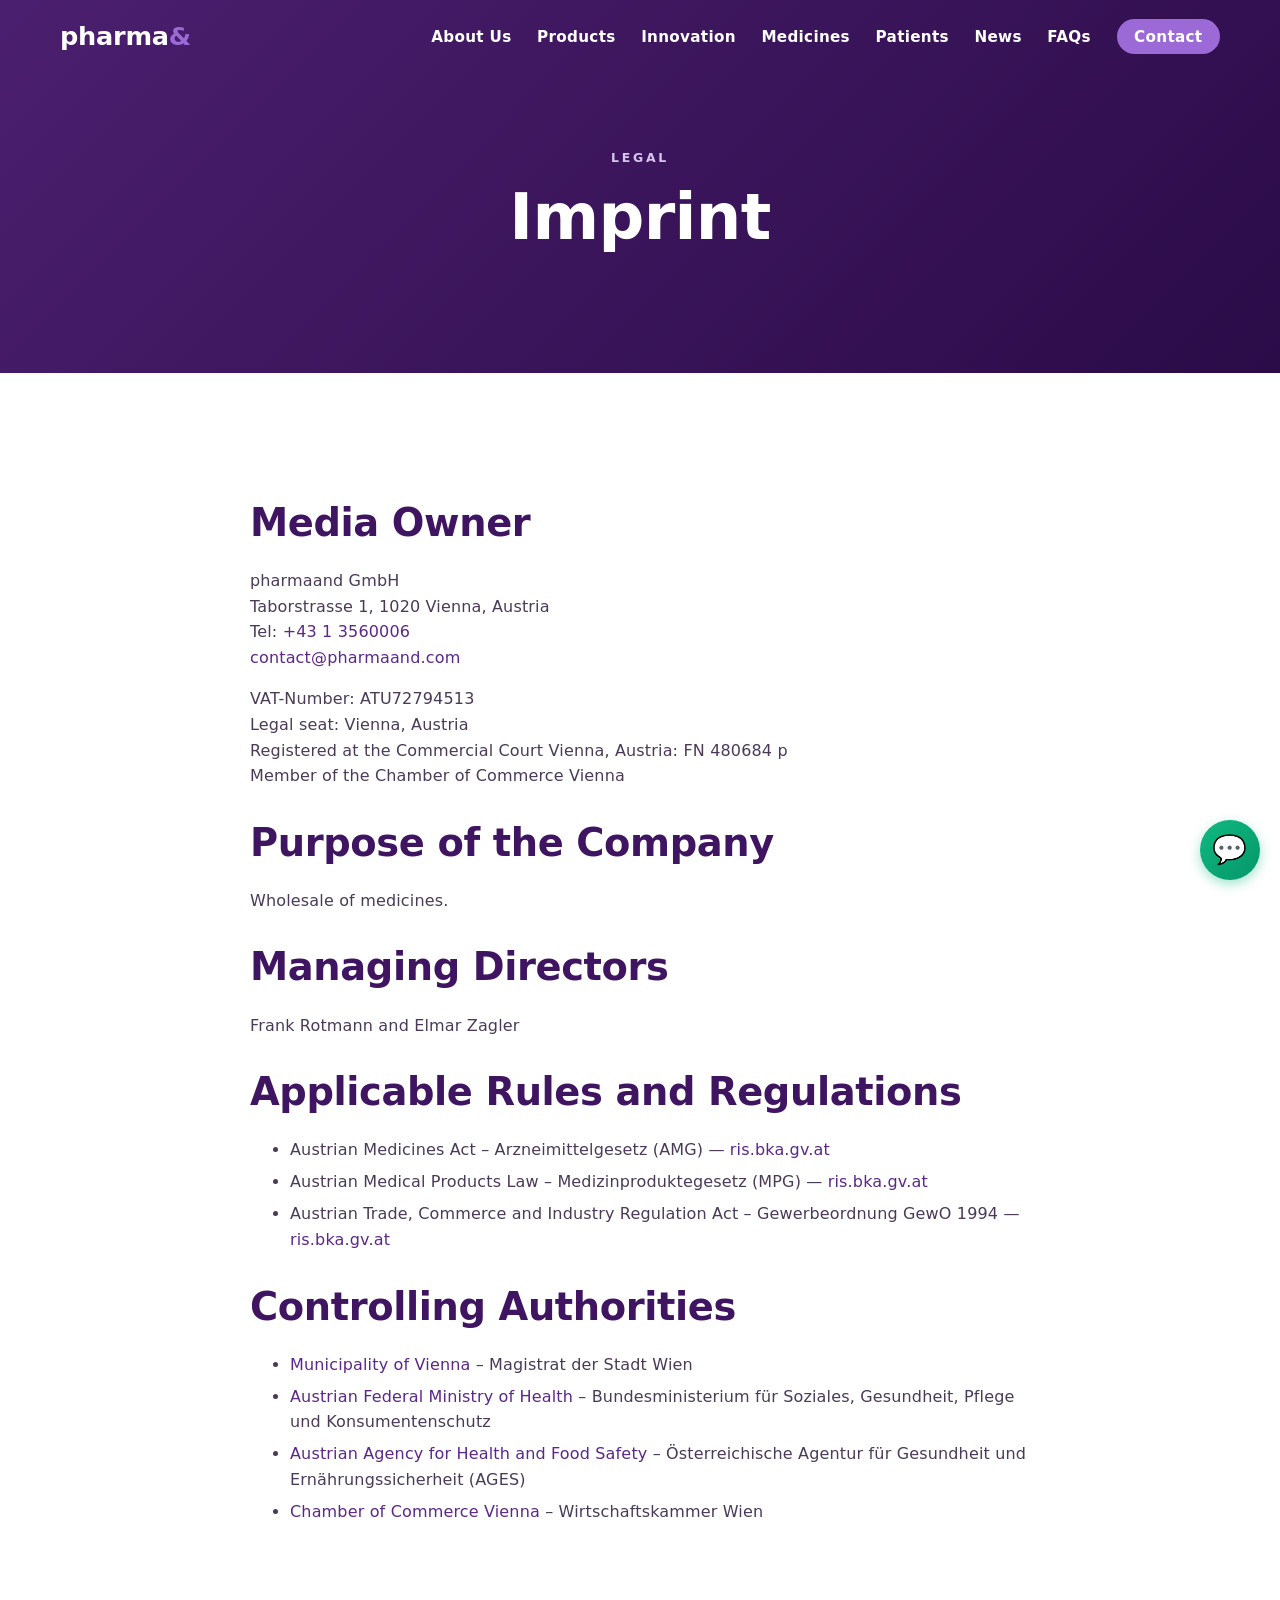
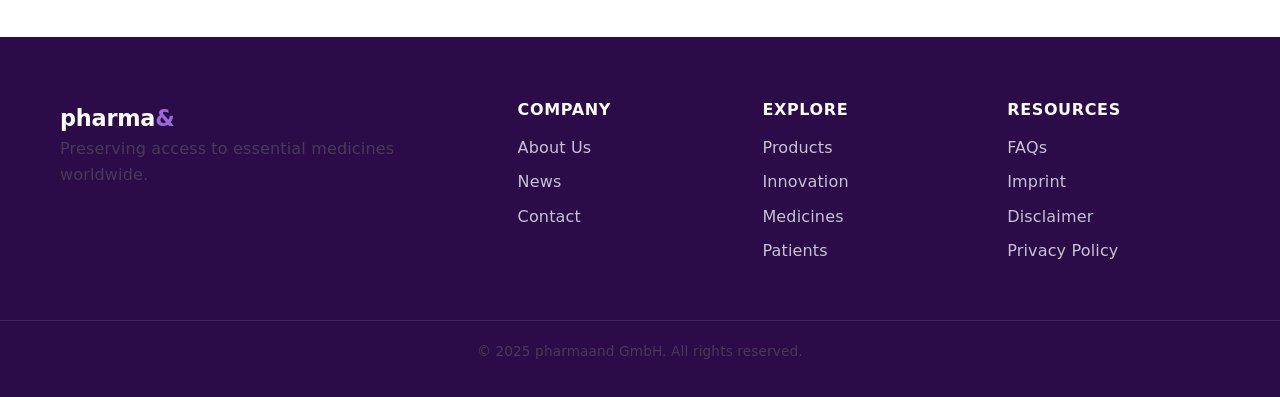
<file: imprint.html>
<!DOCTYPE html>
<html lang="en">
<head>
  <meta charset="UTF-8" />
  <meta name="viewport" content="width=device-width, initial-scale=1.0" />
  <title>Imprint — pharma&</title>
  <link rel="stylesheet" href="styles.css" />
</head>
<body>
  <header class="site-header" id="siteHeader">
    <div class="container nav-wrap">
      <a href="index.html" class="logo"><span class="logo-text">pharma<span class="amp">&amp;</span></span></a>
      <button class="nav-toggle" id="navToggle" aria-label="Toggle navigation"><span></span><span></span><span></span></button>
      <nav class="primary-nav" id="primaryNav">
        <ul>
          <li><a href="about.html">About Us</a></li>
          <li><a href="products.html">Products</a></li>
          <li><a href="innovation.html">Innovation</a></li>
          <li><a href="medicines.html">Medicines</a></li>
          <li><a href="patients.html">Patients</a></li>
          <li><a href="news.html">News</a></li>
          <li><a href="faqs.html">FAQs</a></li>
          <li><a href="contact.html" class="nav-cta">Contact</a></li>
        </ul>
      </nav>
    </div>
  </header>

  <section class="page-banner">
    <div class="container">
      <span class="eyebrow" style="color:#d8c5ee;">Legal</span>
      <h1>Imprint</h1>
    </div>
  </section>

  <section class="section">
    <div class="container prose">

      <h2>Media Owner</h2>
      <p>
        pharmaand GmbH<br />
        Taborstrasse 1, 1020 Vienna, Austria<br />
        Tel: <a href="tel:+4313560006">+43 1 3560006</a><br />
        <a href="mailto:contact@pharmaand.com">contact@pharmaand.com</a>
      </p>
      <p>
        VAT-Number: ATU72794513<br />
        Legal seat: Vienna, Austria<br />
        Registered at the Commercial Court Vienna, Austria: FN 480684 p<br />
        Member of the Chamber of Commerce Vienna
      </p>

      <h2>Purpose of the Company</h2>
      <p>Wholesale of medicines.</p>

      <h2>Managing Directors</h2>
      <p>Frank Rotmann and Elmar Zagler</p>

      <h2>Applicable Rules and Regulations</h2>
      <ul>
        <li>Austrian Medicines Act – Arzneimittelgesetz (AMG) — <a href="https://www.ris.bka.gv.at" target="_blank">ris.bka.gv.at</a></li>
        <li>Austrian Medical Products Law – Medizinproduktegesetz (MPG) — <a href="https://www.ris.bka.gv.at" target="_blank">ris.bka.gv.at</a></li>
        <li>Austrian Trade, Commerce and Industry Regulation Act – Gewerbeordnung GewO 1994 — <a href="https://www.ris.bka.gv.at" target="_blank">ris.bka.gv.at</a></li>
      </ul>

      <h2>Controlling Authorities</h2>
      <ul>
        <li><a href="https://www.wien.gv.at" target="_blank">Municipality of Vienna</a> – Magistrat der Stadt Wien</li>
        <li><a href="https://www.sozialministerium.at/" target="_blank">Austrian Federal Ministry of Health</a> – Bundesministerium für Soziales, Gesundheit, Pflege und Konsumentenschutz</li>
        <li><a href="https://www.ages.at/" target="_blank">Austrian Agency for Health and Food Safety</a> – Österreichische Agentur für Gesundheit und Ernährungssicherheit (AGES)</li>
        <li><a href="https://www.wko.at" target="_blank">Chamber of Commerce Vienna</a> – Wirtschaftskammer Wien</li>
      </ul>

    </div>
  </section>

  <footer class="site-footer">
    <div class="container footer-grid">
      <div class="footer-col"><span class="logo-text">pharma<span class="amp">&amp;</span></span><p>Preserving access to essential medicines worldwide.</p></div>
      <div class="footer-col"><h4>Company</h4><ul><li><a href="about.html">About Us</a></li><li><a href="news.html">News</a></li><li><a href="contact.html">Contact</a></li></ul></div>
      <div class="footer-col"><h4>Explore</h4><ul><li><a href="products.html">Products</a></li><li><a href="innovation.html">Innovation</a></li><li><a href="medicines.html">Medicines</a></li><li><a href="patients.html">Patients</a></li></ul></div>
      <div class="footer-col"><h4>Resources</h4><ul><li><a href="faqs.html">FAQs</a></li><li><a href="imprint.html">Imprint</a></li><li><a href="disclaimer.html">Disclaimer</a></li><li><a href="privacy.html">Privacy Policy</a></li></ul></div>
    </div>
    <div class="footer-bottom"><div class="container"><p>&copy; 2025 pharmaand GmbH. All rights reserved.</p></div></div>
  </footer>
  <script src="js/main.js"></script>
  <script src="js/chatbot.js"></script>
</body>
</html>
</file>
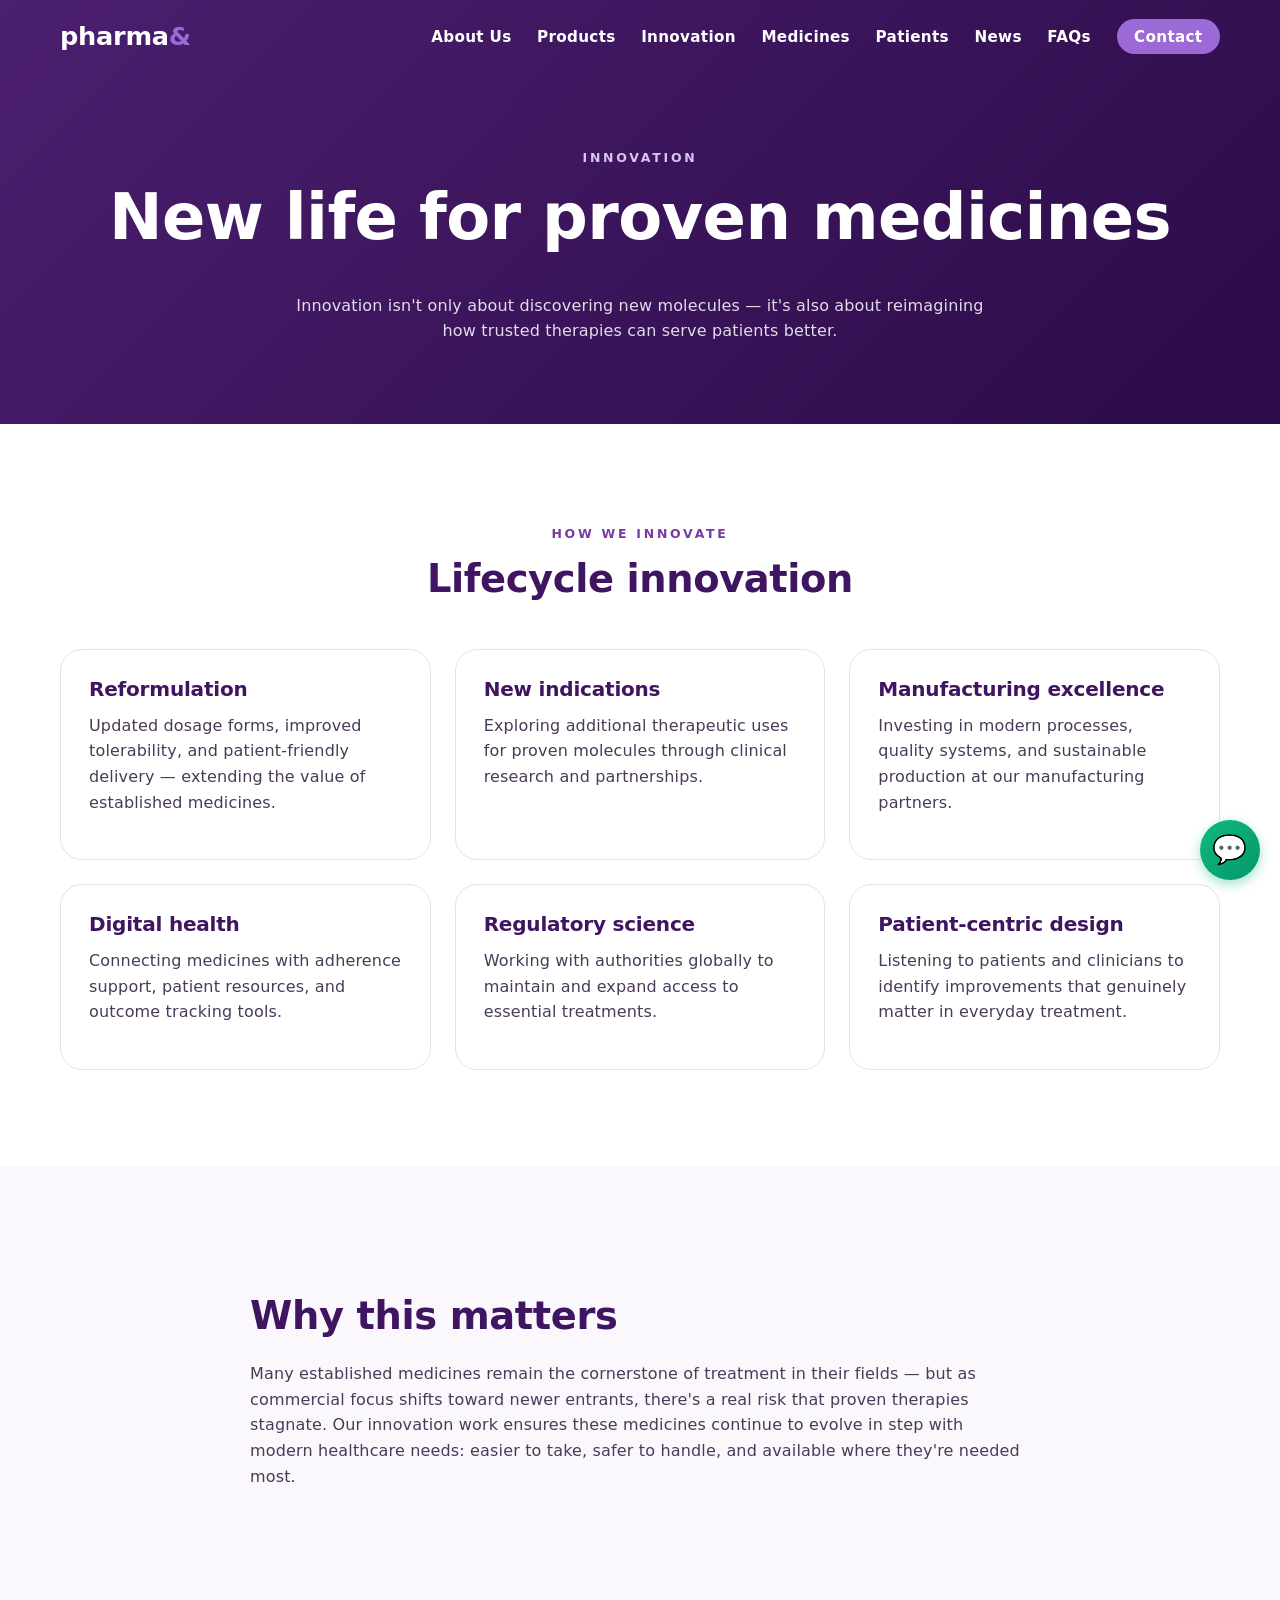
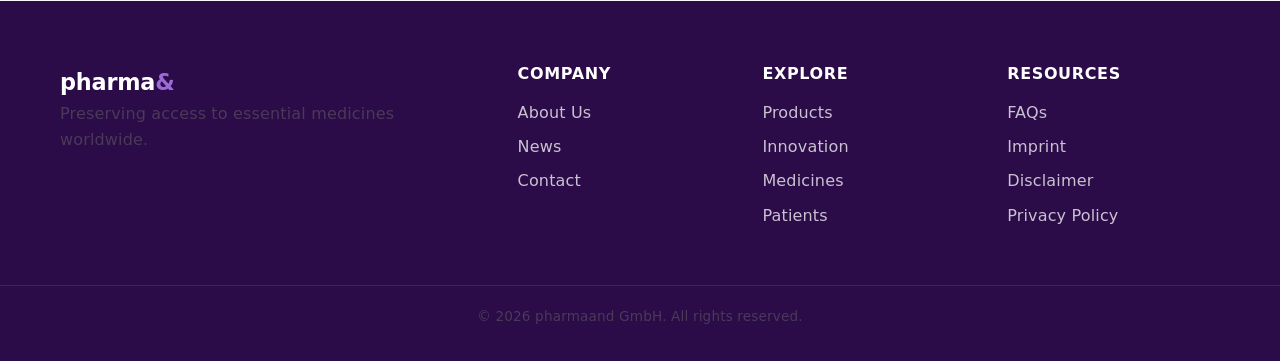
<file: innovation.html>
<!DOCTYPE html>
<html lang="en">
<head>
  <meta charset="UTF-8" />
  <meta name="viewport" content="width=device-width, initial-scale=1.0" />
  <title>Innovation — pharma&</title>
  <link rel="stylesheet" href="styles.css" />
</head>
<body>
  <header class="site-header" id="siteHeader">
    <div class="container nav-wrap">
      <a href="index.html" class="logo"><span class="logo-text">pharma<span class="amp">&amp;</span></span></a>
      <button class="nav-toggle" id="navToggle" aria-label="Toggle navigation"><span></span><span></span><span></span></button>
      <nav class="primary-nav" id="primaryNav">
        <ul>
          <li><a href="about.html">About Us</a></li>
          <li><a href="products.html">Products</a></li>
          <li><a href="innovation.html">Innovation</a></li>
          <li><a href="medicines.html">Medicines</a></li>
          <li><a href="patients.html">Patients</a></li>
          <li><a href="news.html">News</a></li>
          <li><a href="faqs.html">FAQs</a></li>
          <li><a href="contact.html" class="nav-cta">Contact</a></li>
        </ul>
      </nav>
    </div>
  </header>

  <section class="page-banner">
    <div class="container">
      <span class="eyebrow" style="color:#d8c5ee;">Innovation</span>
      <h1>New life for proven medicines</h1>
      <p>Innovation isn't only about discovering new molecules — it's also about reimagining how trusted therapies can serve patients better.</p>
    </div>
  </section>

  <section class="section">
    <div class="container">
      <div class="section-head reveal">
        <span class="eyebrow">How we innovate</span>
        <h2>Lifecycle innovation</h2>
      </div>
      <div class="card-grid">
        <article class="card reveal">
          <h3>Reformulation</h3>
          <p>Updated dosage forms, improved tolerability, and patient-friendly delivery — extending the value of established medicines.</p>
        </article>
        <article class="card reveal delay-1">
          <h3>New indications</h3>
          <p>Exploring additional therapeutic uses for proven molecules through clinical research and partnerships.</p>
        </article>
        <article class="card reveal delay-2">
          <h3>Manufacturing excellence</h3>
          <p>Investing in modern processes, quality systems, and sustainable production at our manufacturing partners.</p>
        </article>
        <article class="card reveal">
          <h3>Digital health</h3>
          <p>Connecting medicines with adherence support, patient resources, and outcome tracking tools.</p>
        </article>
        <article class="card reveal delay-1">
          <h3>Regulatory science</h3>
          <p>Working with authorities globally to maintain and expand access to essential treatments.</p>
        </article>
        <article class="card reveal delay-2">
          <h3>Patient-centric design</h3>
          <p>Listening to patients and clinicians to identify improvements that genuinely matter in everyday treatment.</p>
        </article>
      </div>
    </div>
  </section>

  <section class="section section-mission">
    <div class="container prose">
      <h2>Why this matters</h2>
      <p>Many established medicines remain the cornerstone of treatment in their fields — but as commercial focus shifts toward newer entrants, there's a real risk that proven therapies stagnate. Our innovation work ensures these medicines continue to evolve in step with modern healthcare needs: easier to take, safer to handle, and available where they're needed most.</p>
    </div>
  </section>

  <footer class="site-footer">
    <div class="container footer-grid">
      <div class="footer-col"><span class="logo-text">pharma<span class="amp">&amp;</span></span><p>Preserving access to essential medicines worldwide.</p></div>
      <div class="footer-col"><h4>Company</h4><ul><li><a href="about.html">About Us</a></li><li><a href="news.html">News</a></li><li><a href="contact.html">Contact</a></li></ul></div>
      <div class="footer-col"><h4>Explore</h4><ul><li><a href="products.html">Products</a></li><li><a href="innovation.html">Innovation</a></li><li><a href="medicines.html">Medicines</a></li><li><a href="patients.html">Patients</a></li></ul></div>
      <div class="footer-col"><h4>Resources</h4><ul><li><a href="faqs.html">FAQs</a></li><li><a href="imprint.html">Imprint</a></li><li><a href="disclaimer.html">Disclaimer</a></li><li><a href="privacy.html">Privacy Policy</a></li></ul></div>
    </div>
    <div class="footer-bottom"><div class="container"><p>© <span id="currentYear">2026</span> pharmaand GmbH. All rights reserved.</p></div></div>
  </footer>
  <script src="js/main.js"></script>
<script src="js/chatbot.js"></script>
</body>
</html>
</file>
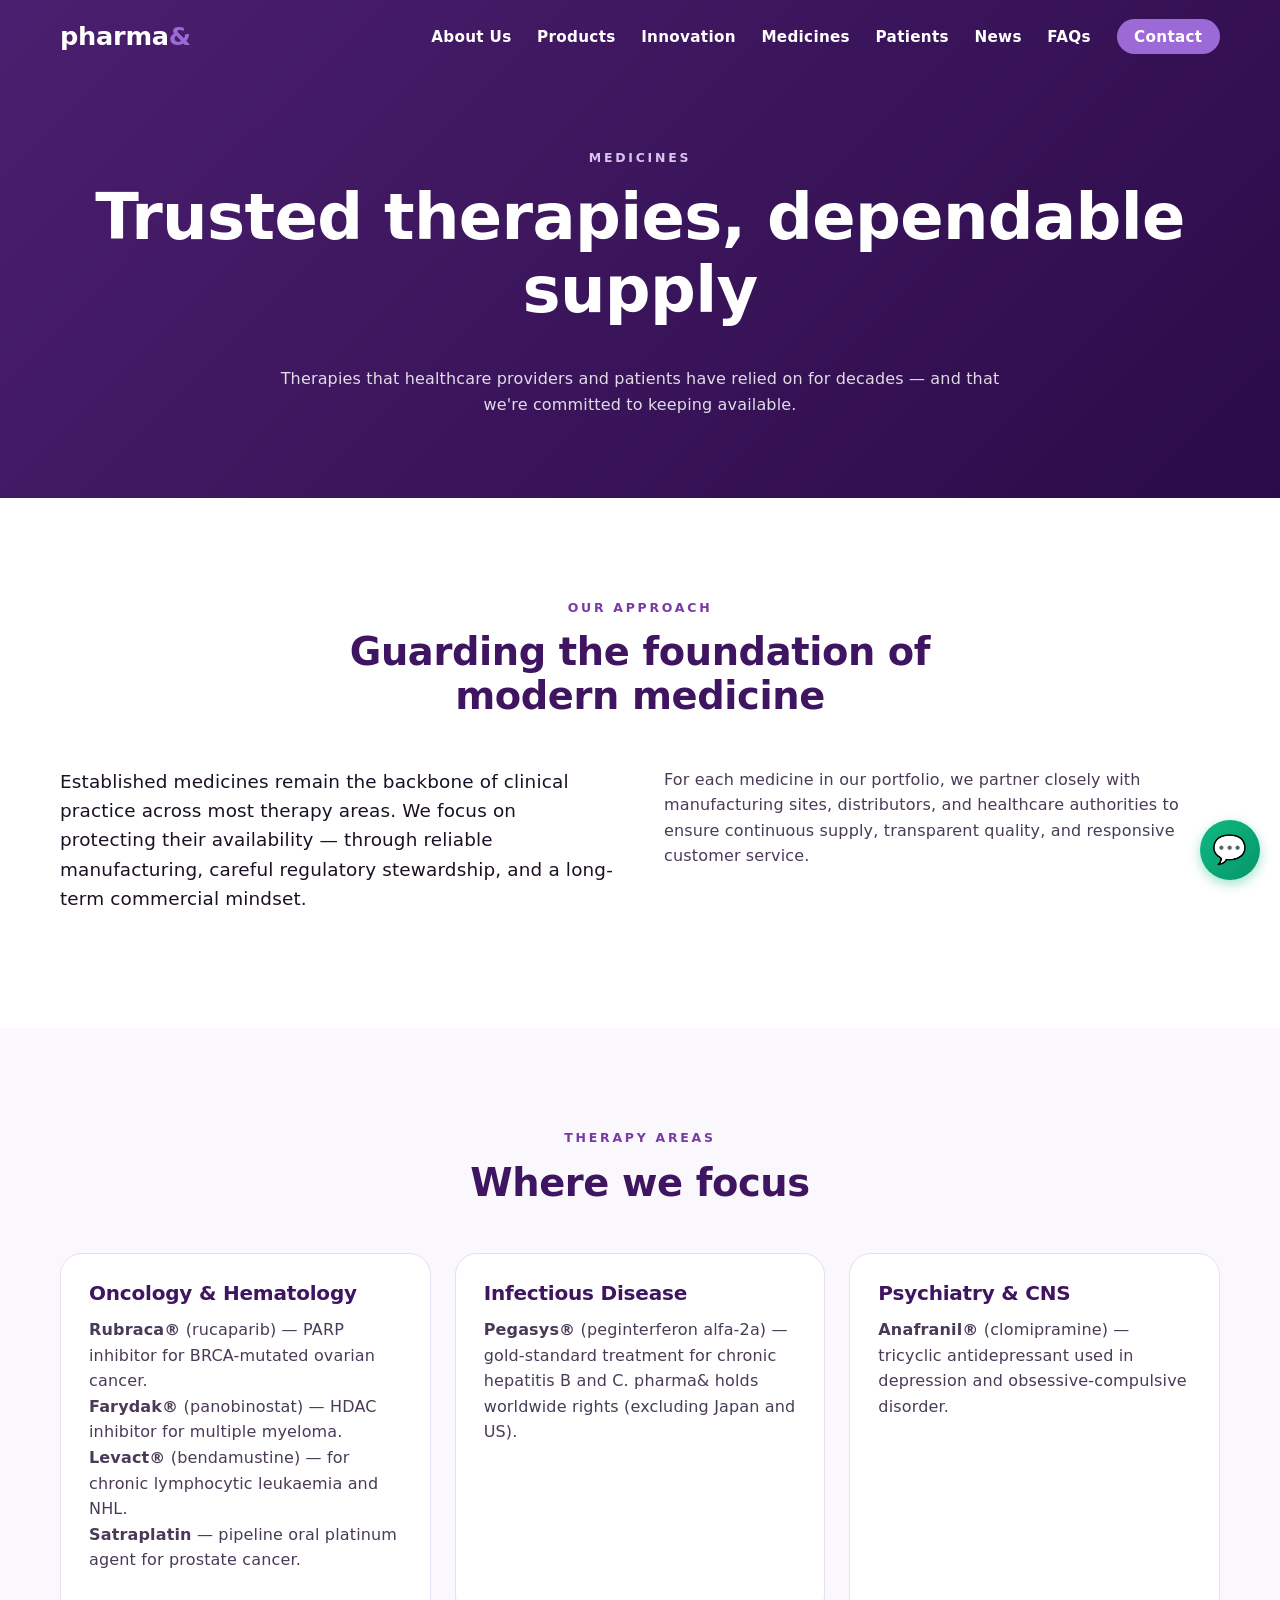
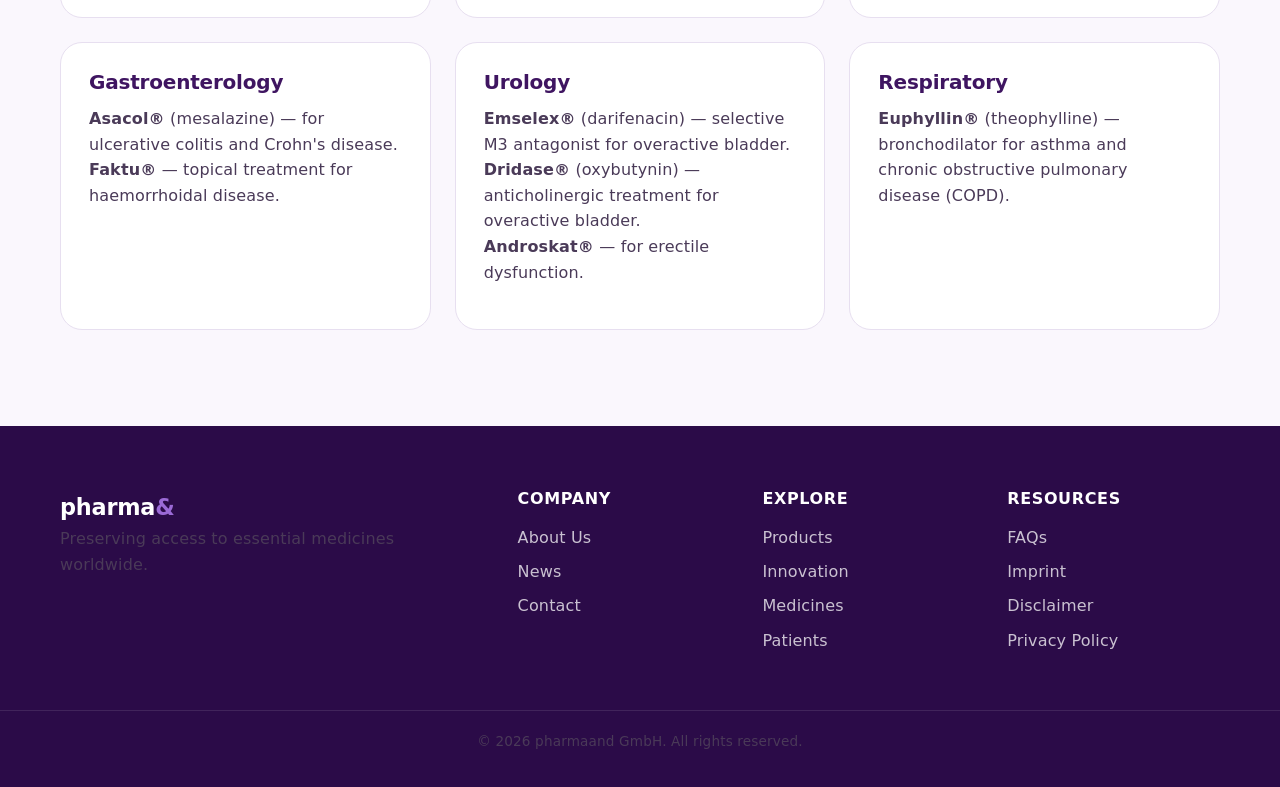
<file: medicines.html>
<!DOCTYPE html>
<html lang="en">
<head>
  <meta charset="UTF-8" />
  <meta name="viewport" content="width=device-width, initial-scale=1.0" />
  <title>Medicines — pharma&</title>
  <link rel="stylesheet" href="styles.css" />
</head>
<body>
  <header class="site-header" id="siteHeader">
    <div class="container nav-wrap">
      <a href="index.html" class="logo"><span class="logo-text">pharma<span class="amp">&amp;</span></span></a>
      <button class="nav-toggle" id="navToggle" aria-label="Toggle navigation"><span></span><span></span><span></span></button>
      <nav class="primary-nav" id="primaryNav">
        <ul>
          <li><a href="about.html">About Us</a></li>
          <li><a href="products.html">Products</a></li>
          <li><a href="innovation.html">Innovation</a></li>
          <li><a href="medicines.html">Medicines</a></li>
          <li><a href="patients.html">Patients</a></li>
          <li><a href="news.html">News</a></li>
          <li><a href="faqs.html">FAQs</a></li>
          <li><a href="contact.html" class="nav-cta">Contact</a></li>
        </ul>
      </nav>
    </div>
  </header>

  <section class="page-banner">
    <div class="container">
      <span class="eyebrow" style="color:#d8c5ee;">Medicines</span>
      <h1>Trusted therapies, dependable supply</h1>
      <p>Therapies that healthcare providers and patients have relied on for decades — and that we're committed to keeping available.</p>
    </div>
  </section>

  <section class="section">
    <div class="container">
      <div class="section-head reveal">
        <span class="eyebrow">Our approach</span>
        <h2>Guarding the foundation of modern medicine</h2>
      </div>
      <div class="grid-2">
        <div class="reveal">
          <p class="lede">Established medicines remain the backbone of clinical practice across most therapy areas. We focus on protecting their availability — through reliable manufacturing, careful regulatory stewardship, and a long-term commercial mindset.</p>
        </div>
        <div class="reveal delay-1">
          <p>For each medicine in our portfolio, we partner closely with manufacturing sites, distributors, and healthcare authorities to ensure continuous supply, transparent quality, and responsive customer service.</p>
        </div>
      </div>
    </div>
  </section>

  <section class="section section-mission">
    <div class="container">
      <div class="section-head reveal">
        <span class="eyebrow">Therapy areas</span>
        <h2>Where we focus</h2>
      </div>
      <div class="card-grid">
        <article class="card reveal">
          <h3>Oncology &amp; Hematology</h3>
          <p><strong>Rubraca®</strong> (rucaparib) — PARP inhibitor for BRCA-mutated ovarian cancer.<br /><strong>Farydak®</strong> (panobinostat) — HDAC inhibitor for multiple myeloma.<br /><strong>Levact®</strong> (bendamustine) — for chronic lymphocytic leukaemia and NHL.<br /><strong>Satraplatin</strong> — pipeline oral platinum agent for prostate cancer.</p>
        </article>
        <article class="card reveal delay-1">
          <h3>Infectious Disease</h3>
          <p><strong>Pegasys®</strong> (peginterferon alfa-2a) — gold-standard treatment for chronic hepatitis B and C. pharma& holds worldwide rights (excluding Japan and US).</p>
        </article>
        <article class="card reveal delay-2">
          <h3>Psychiatry &amp; CNS</h3>
          <p><strong>Anafranil®</strong> (clomipramine) — tricyclic antidepressant used in depression and obsessive-compulsive disorder.</p>
        </article>
        <article class="card reveal">
          <h3>Gastroenterology</h3>
          <p><strong>Asacol®</strong> (mesalazine) — for ulcerative colitis and Crohn's disease.<br /><strong>Faktu®</strong> — topical treatment for haemorrhoidal disease.</p>
        </article>
        <article class="card reveal delay-1">
          <h3>Urology</h3>
          <p><strong>Emselex®</strong> (darifenacin) — selective M3 antagonist for overactive bladder.<br /><strong>Dridase®</strong> (oxybutynin) — anticholinergic treatment for overactive bladder.<br /><strong>Androskat®</strong> — for erectile dysfunction.</p>
        </article>
        <article class="card reveal delay-2">
          <h3>Respiratory</h3>
          <p><strong>Euphyllin®</strong> (theophylline) — bronchodilator for asthma and chronic obstructive pulmonary disease (COPD).</p>
        </article>
      </div>
    </div>
  </section>

  <footer class="site-footer">
    <div class="container footer-grid">
      <div class="footer-col"><span class="logo-text">pharma<span class="amp">&amp;</span></span><p>Preserving access to essential medicines worldwide.</p></div>
      <div class="footer-col"><h4>Company</h4><ul><li><a href="about.html">About Us</a></li><li><a href="news.html">News</a></li><li><a href="contact.html">Contact</a></li></ul></div>
      <div class="footer-col"><h4>Explore</h4><ul><li><a href="products.html">Products</a></li><li><a href="innovation.html">Innovation</a></li><li><a href="medicines.html">Medicines</a></li><li><a href="patients.html">Patients</a></li></ul></div>
      <div class="footer-col"><h4>Resources</h4><ul><li><a href="faqs.html">FAQs</a></li><li><a href="imprint.html">Imprint</a></li><li><a href="disclaimer.html">Disclaimer</a></li><li><a href="privacy.html">Privacy Policy</a></li></ul></div>
    </div>
    <div class="footer-bottom"><div class="container"><p>© <span id="currentYear">2026</span> pharmaand GmbH. All rights reserved.</p></div></div>
  </footer>
  <script src="js/main.js"></script>
<script src="js/chatbot.js"></script>
</body>
</html>
</file>
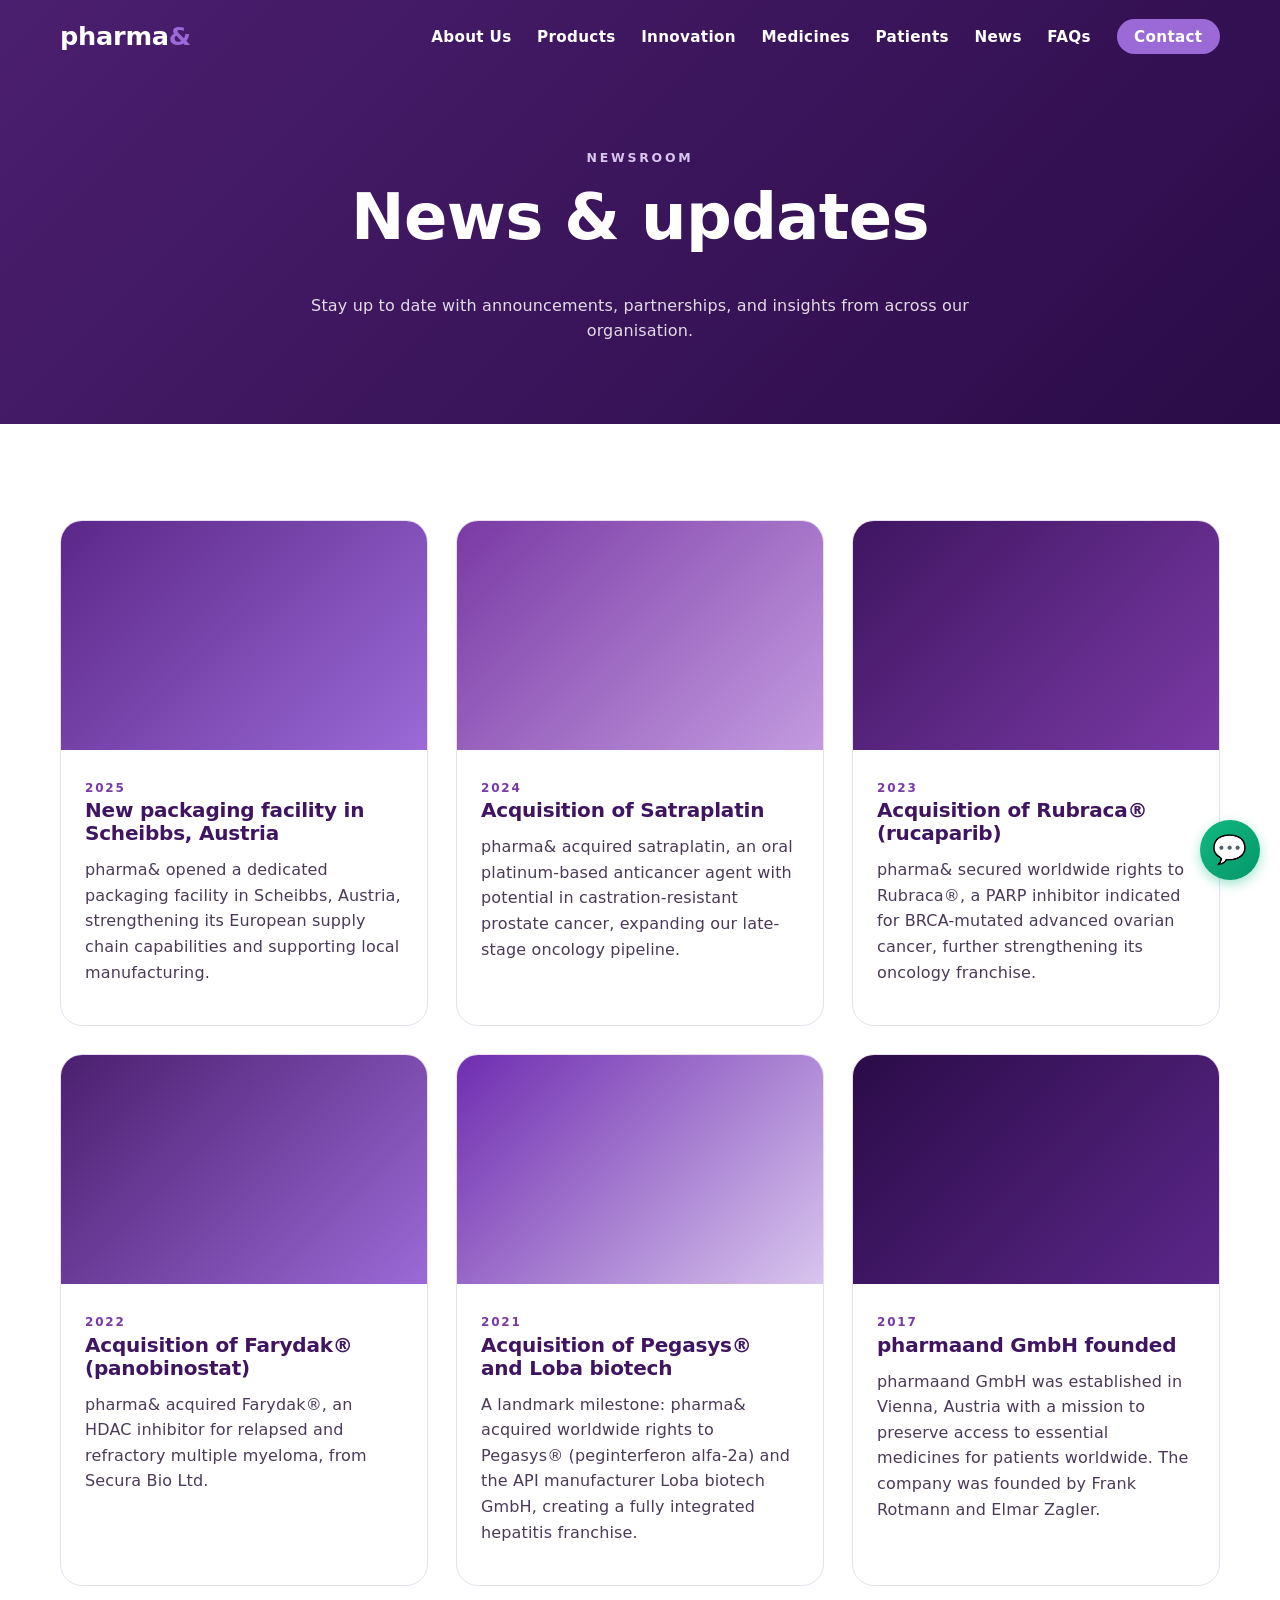
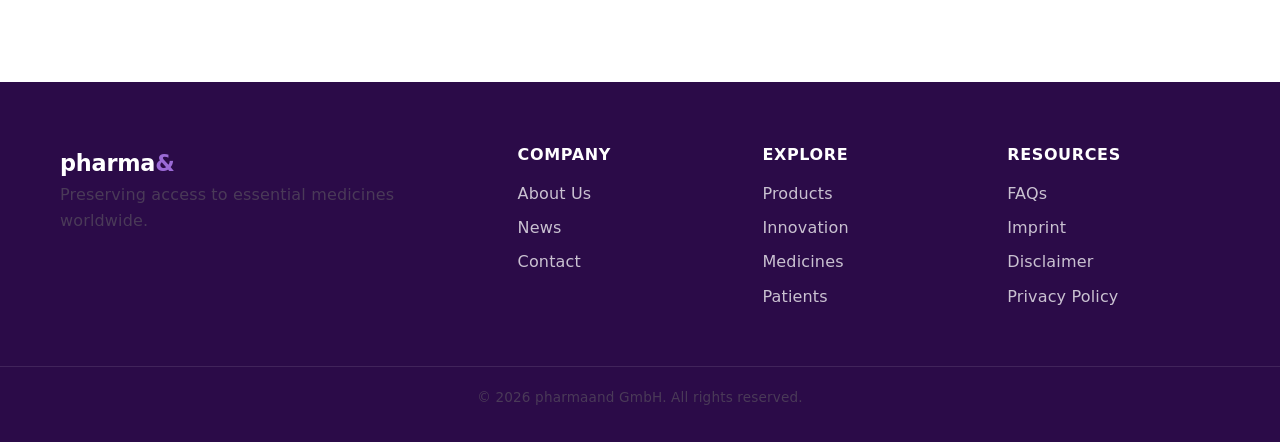
<file: news.html>
<!DOCTYPE html>
<html lang="en">
<head>
  <meta charset="UTF-8" />
  <meta name="viewport" content="width=device-width, initial-scale=1.0" />
  <title>News — pharma&</title>
  <link rel="stylesheet" href="styles.css" />
</head>
<body>
  <header class="site-header" id="siteHeader">
    <div class="container nav-wrap">
      <a href="index.html" class="logo"><span class="logo-text">pharma<span class="amp">&amp;</span></span></a>
      <button class="nav-toggle" id="navToggle" aria-label="Toggle navigation"><span></span><span></span><span></span></button>
      <nav class="primary-nav" id="primaryNav">
        <ul>
          <li><a href="about.html">About Us</a></li>
          <li><a href="products.html">Products</a></li>
          <li><a href="innovation.html">Innovation</a></li>
          <li><a href="medicines.html">Medicines</a></li>
          <li><a href="patients.html">Patients</a></li>
          <li><a href="news.html">News</a></li>
          <li><a href="faqs.html">FAQs</a></li>
          <li><a href="contact.html" class="nav-cta">Contact</a></li>
        </ul>
      </nav>
    </div>
  </header>

  <section class="page-banner">
    <div class="container">
      <span class="eyebrow" style="color:#d8c5ee;">Newsroom</span>
      <h1>News &amp; updates</h1>
      <p>Stay up to date with announcements, partnerships, and insights from across our organisation.</p>
    </div>
  </section>

  <section class="section">
    <div class="container">
      <div class="news-grid">
        <article class="news-card reveal">
          <div class="news-img" style="background:linear-gradient(135deg,#5b2789,#9b6ad6);"></div>
          <div class="news-body">
            <span class="news-date">2025</span>
            <h3>New packaging facility in Scheibbs, Austria</h3>
            <p>pharma& opened a dedicated packaging facility in Scheibbs, Austria, strengthening its European supply chain capabilities and supporting local manufacturing.</p>
          </div>
        </article>
        <article class="news-card reveal delay-1">
          <div class="news-img" style="background:linear-gradient(135deg,#7a3aa5,#c39be0);"></div>
          <div class="news-body">
            <span class="news-date">2024</span>
            <h3>Acquisition of Satraplatin</h3>
            <p>pharma& acquired satraplatin, an oral platinum-based anticancer agent with potential in castration-resistant prostate cancer, expanding our late-stage oncology pipeline.</p>
          </div>
        </article>
        <article class="news-card reveal delay-2">
          <div class="news-img" style="background:linear-gradient(135deg,#3f1561,#7a3aa5);"></div>
          <div class="news-body">
            <span class="news-date">2023</span>
            <h3>Acquisition of Rubraca® (rucaparib)</h3>
            <p>pharma& secured worldwide rights to Rubraca®, a PARP inhibitor indicated for BRCA-mutated advanced ovarian cancer, further strengthening its oncology franchise.</p>
          </div>
        </article>
        <article class="news-card reveal">
          <div class="news-img" style="background:linear-gradient(135deg,#4b1f6f,#9b6ad6);"></div>
          <div class="news-body">
            <span class="news-date">2022</span>
            <h3>Acquisition of Farydak® (panobinostat)</h3>
            <p>pharma& acquired Farydak®, an HDAC inhibitor for relapsed and refractory multiple myeloma, from Secura Bio Ltd.</p>
          </div>
        </article>
        <article class="news-card reveal delay-1">
          <div class="news-img" style="background:linear-gradient(135deg,#6f2db0,#d8c5ee);"></div>
          <div class="news-body">
            <span class="news-date">2021</span>
            <h3>Acquisition of Pegasys® and Loba biotech</h3>
            <p>A landmark milestone: pharma& acquired worldwide rights to Pegasys® (peginterferon alfa-2a) and the API manufacturer Loba biotech GmbH, creating a fully integrated hepatitis franchise.</p>
          </div>
        </article>
        <article class="news-card reveal delay-2">
          <div class="news-img" style="background:linear-gradient(135deg,#2b0b48,#5b2789);"></div>
          <div class="news-body">
            <span class="news-date">2017</span>
            <h3>pharmaand GmbH founded</h3>
            <p>pharmaand GmbH was established in Vienna, Austria with a mission to preserve access to essential medicines for patients worldwide. The company was founded by Frank Rotmann and Elmar Zagler.</p>
          </div>
        </article>
      </div>
    </div>
  </section>

  <footer class="site-footer">
    <div class="container footer-grid">
      <div class="footer-col"><span class="logo-text">pharma<span class="amp">&amp;</span></span><p>Preserving access to essential medicines worldwide.</p></div>
      <div class="footer-col"><h4>Company</h4><ul><li><a href="about.html">About Us</a></li><li><a href="news.html">News</a></li><li><a href="contact.html">Contact</a></li></ul></div>
      <div class="footer-col"><h4>Explore</h4><ul><li><a href="products.html">Products</a></li><li><a href="innovation.html">Innovation</a></li><li><a href="medicines.html">Medicines</a></li><li><a href="patients.html">Patients</a></li></ul></div>
      <div class="footer-col"><h4>Resources</h4><ul><li><a href="faqs.html">FAQs</a></li><li><a href="imprint.html">Imprint</a></li><li><a href="disclaimer.html">Disclaimer</a></li><li><a href="privacy.html">Privacy Policy</a></li></ul></div>
    </div>
    <div class="footer-bottom"><div class="container"><p>© <span id="currentYear">2026</span> pharmaand GmbH. All rights reserved.</p></div></div>
  </footer>
  <script src="js/main.js"></script>
<script src="js/chatbot.js"></script>
</body>
</html>
</file>
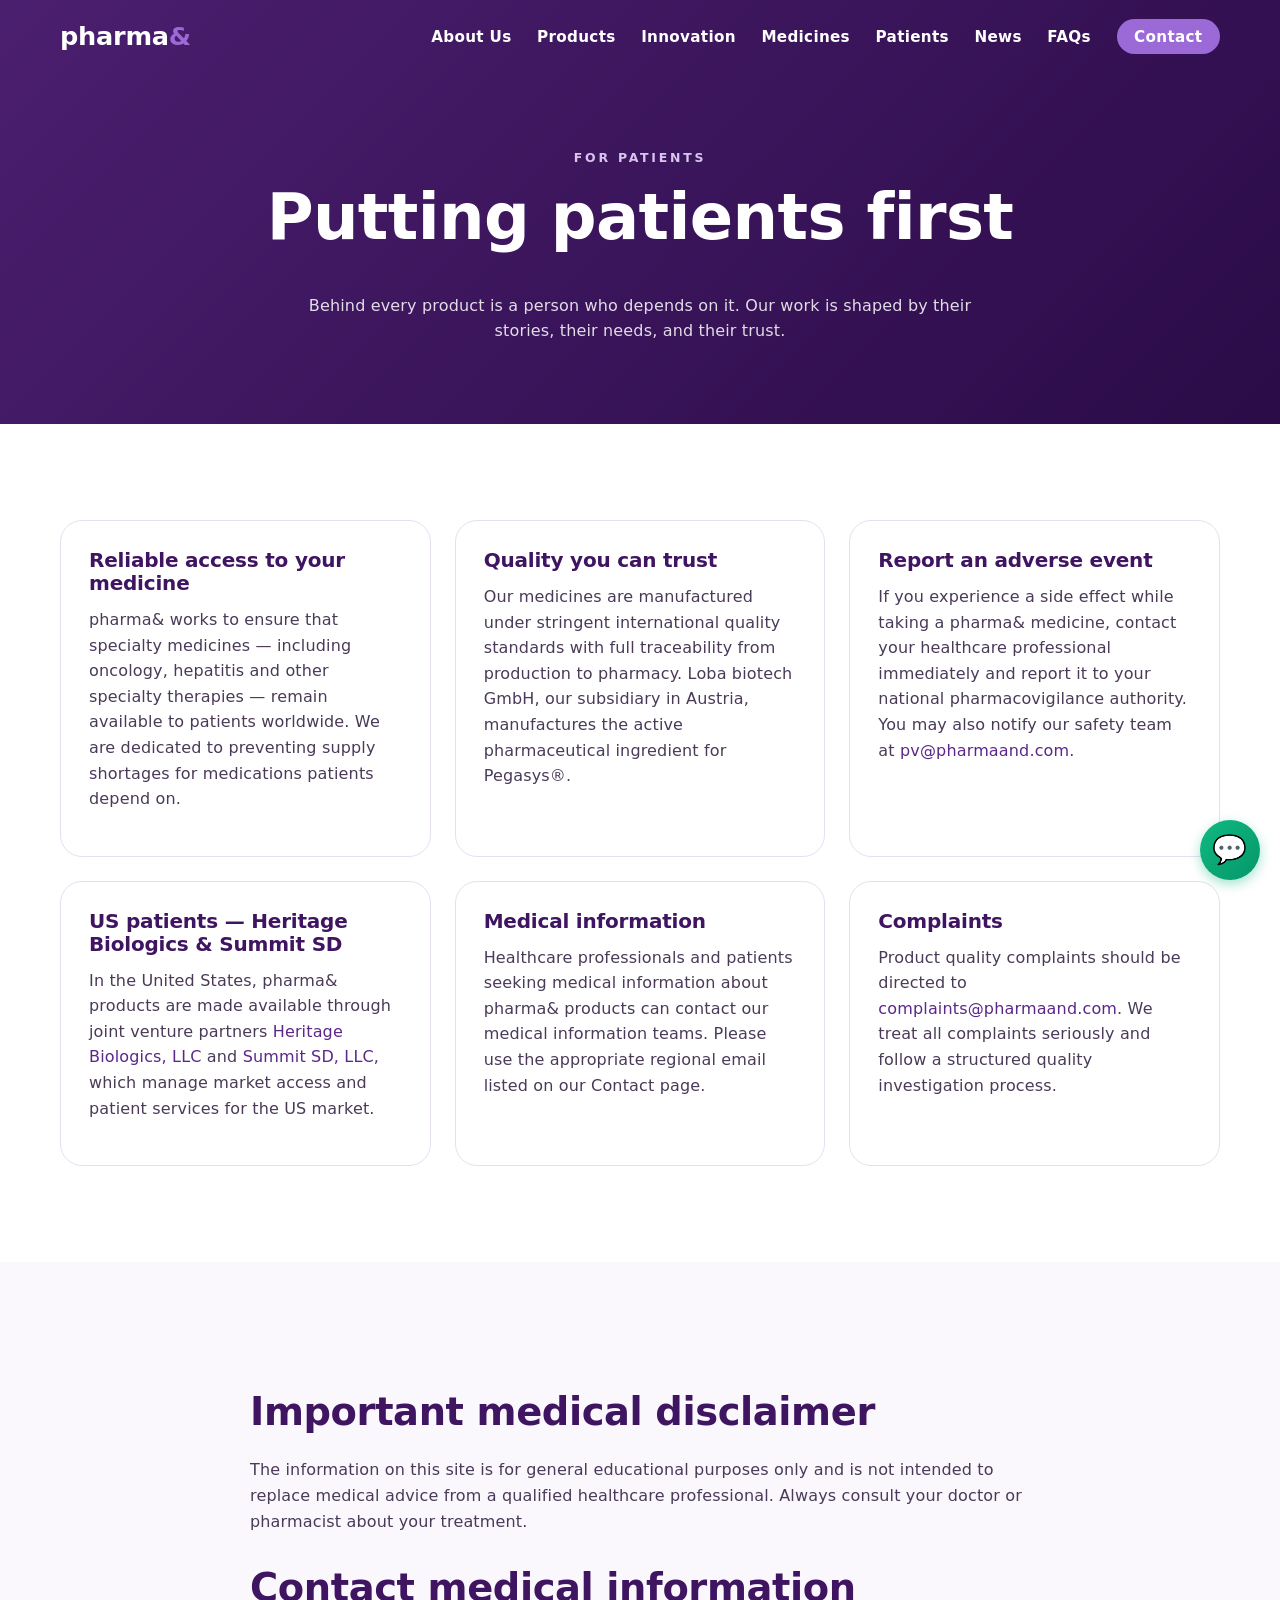
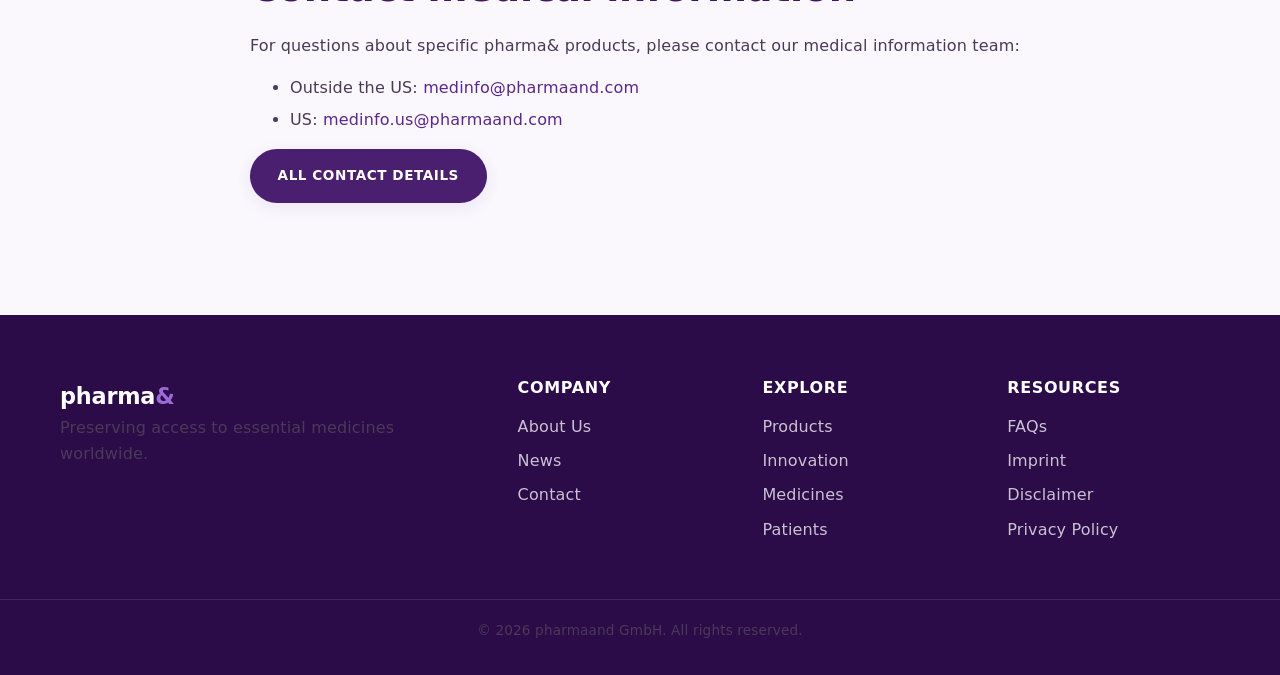
<file: patients.html>
<!DOCTYPE html>
<html lang="en">
<head>
  <meta charset="UTF-8" />
  <meta name="viewport" content="width=device-width, initial-scale=1.0" />
  <title>Patients — pharma&</title>
  <link rel="stylesheet" href="styles.css" />
</head>
<body>
  <header class="site-header" id="siteHeader">
    <div class="container nav-wrap">
      <a href="index.html" class="logo"><span class="logo-text">pharma<span class="amp">&amp;</span></span></a>
      <button class="nav-toggle" id="navToggle" aria-label="Toggle navigation"><span></span><span></span><span></span></button>
      <nav class="primary-nav" id="primaryNav">
        <ul>
          <li><a href="about.html">About Us</a></li>
          <li><a href="products.html">Products</a></li>
          <li><a href="innovation.html">Innovation</a></li>
          <li><a href="medicines.html">Medicines</a></li>
          <li><a href="patients.html">Patients</a></li>
          <li><a href="news.html">News</a></li>
          <li><a href="faqs.html">FAQs</a></li>
          <li><a href="contact.html" class="nav-cta">Contact</a></li>
        </ul>
      </nav>
    </div>
  </header>

  <section class="page-banner">
    <div class="container">
      <span class="eyebrow" style="color:#d8c5ee;">For Patients</span>
      <h1>Putting patients first</h1>
      <p>Behind every product is a person who depends on it. Our work is shaped by their stories, their needs, and their trust.</p>
    </div>
  </section>

  <section class="section">
    <div class="container">
      <div class="card-grid">
        <article class="card reveal">
          <h3>Reliable access to your medicine</h3>
          <p>pharma& works to ensure that specialty medicines — including oncology, hepatitis and other specialty therapies — remain available to patients worldwide. We are dedicated to preventing supply shortages for medications patients depend on.</p>
        </article>
        <article class="card reveal delay-1">
          <h3>Quality you can trust</h3>
          <p>Our medicines are manufactured under stringent international quality standards with full traceability from production to pharmacy. Loba biotech GmbH, our subsidiary in Austria, manufactures the active pharmaceutical ingredient for Pegasys®.</p>
        </article>
        <article class="card reveal delay-2">
          <h3>Report an adverse event</h3>
          <p>If you experience a side effect while taking a pharma& medicine, contact your healthcare professional immediately and report it to your national pharmacovigilance authority. You may also notify our safety team at <a href="mailto:pv@pharmaand.com">pv@pharmaand.com</a>.</p>
        </article>
        <article class="card reveal">
          <h3>US patients — Heritage Biologics &amp; Summit SD</h3>
          <p>In the United States, pharma& products are made available through joint venture partners <a href="https://heritagebiologics.com/" target="_blank">Heritage Biologics, LLC</a> and <a href="https://summitsd.com/" target="_blank">Summit SD, LLC</a>, which manage market access and patient services for the US market.</p>
        </article>
        <article class="card reveal delay-1">
          <h3>Medical information</h3>
          <p>Healthcare professionals and patients seeking medical information about pharma& products can contact our medical information teams. Please use the appropriate regional email listed on our Contact page.</p>
        </article>
        <article class="card reveal delay-2">
          <h3>Complaints</h3>
          <p>Product quality complaints should be directed to <a href="mailto:complaints@pharmaand.com">complaints@pharmaand.com</a>. We treat all complaints seriously and follow a structured quality investigation process.</p>
        </article>
      </div>
    </div>
  </section>

  <section class="section section-mission">
    <div class="container prose">
      <h2>Important medical disclaimer</h2>
      <p>The information on this site is for general educational purposes only and is not intended to replace medical advice from a qualified healthcare professional. Always consult your doctor or pharmacist about your treatment.</p>

      <h2>Contact medical information</h2>
      <p>For questions about specific pharma& products, please contact our medical information team:</p>
      <ul>
        <li>Outside the US: <a href="mailto:medinfo@pharmaand.com">medinfo@pharmaand.com</a></li>
        <li>US: <a href="mailto:medinfo.us@pharmaand.com">medinfo.us@pharmaand.com</a></li>
      </ul>
      <p><a href="contact.html" class="btn btn-primary">All contact details</a></p>
    </div>
  </section>

  <footer class="site-footer">
    <div class="container footer-grid">
      <div class="footer-col"><span class="logo-text">pharma<span class="amp">&amp;</span></span><p>Preserving access to essential medicines worldwide.</p></div>
      <div class="footer-col"><h4>Company</h4><ul><li><a href="about.html">About Us</a></li><li><a href="news.html">News</a></li><li><a href="contact.html">Contact</a></li></ul></div>
      <div class="footer-col"><h4>Explore</h4><ul><li><a href="products.html">Products</a></li><li><a href="innovation.html">Innovation</a></li><li><a href="medicines.html">Medicines</a></li><li><a href="patients.html">Patients</a></li></ul></div>
      <div class="footer-col"><h4>Resources</h4><ul><li><a href="faqs.html">FAQs</a></li><li><a href="imprint.html">Imprint</a></li><li><a href="disclaimer.html">Disclaimer</a></li><li><a href="privacy.html">Privacy Policy</a></li></ul></div>
    </div>
    <div class="footer-bottom"><div class="container"><p>© <span id="currentYear">2026</span> pharmaand GmbH. All rights reserved.</p></div></div>
  </footer>
  <script src="js/main.js"></script>
<script src="js/chatbot.js"></script>
</body>
</html>
</file>
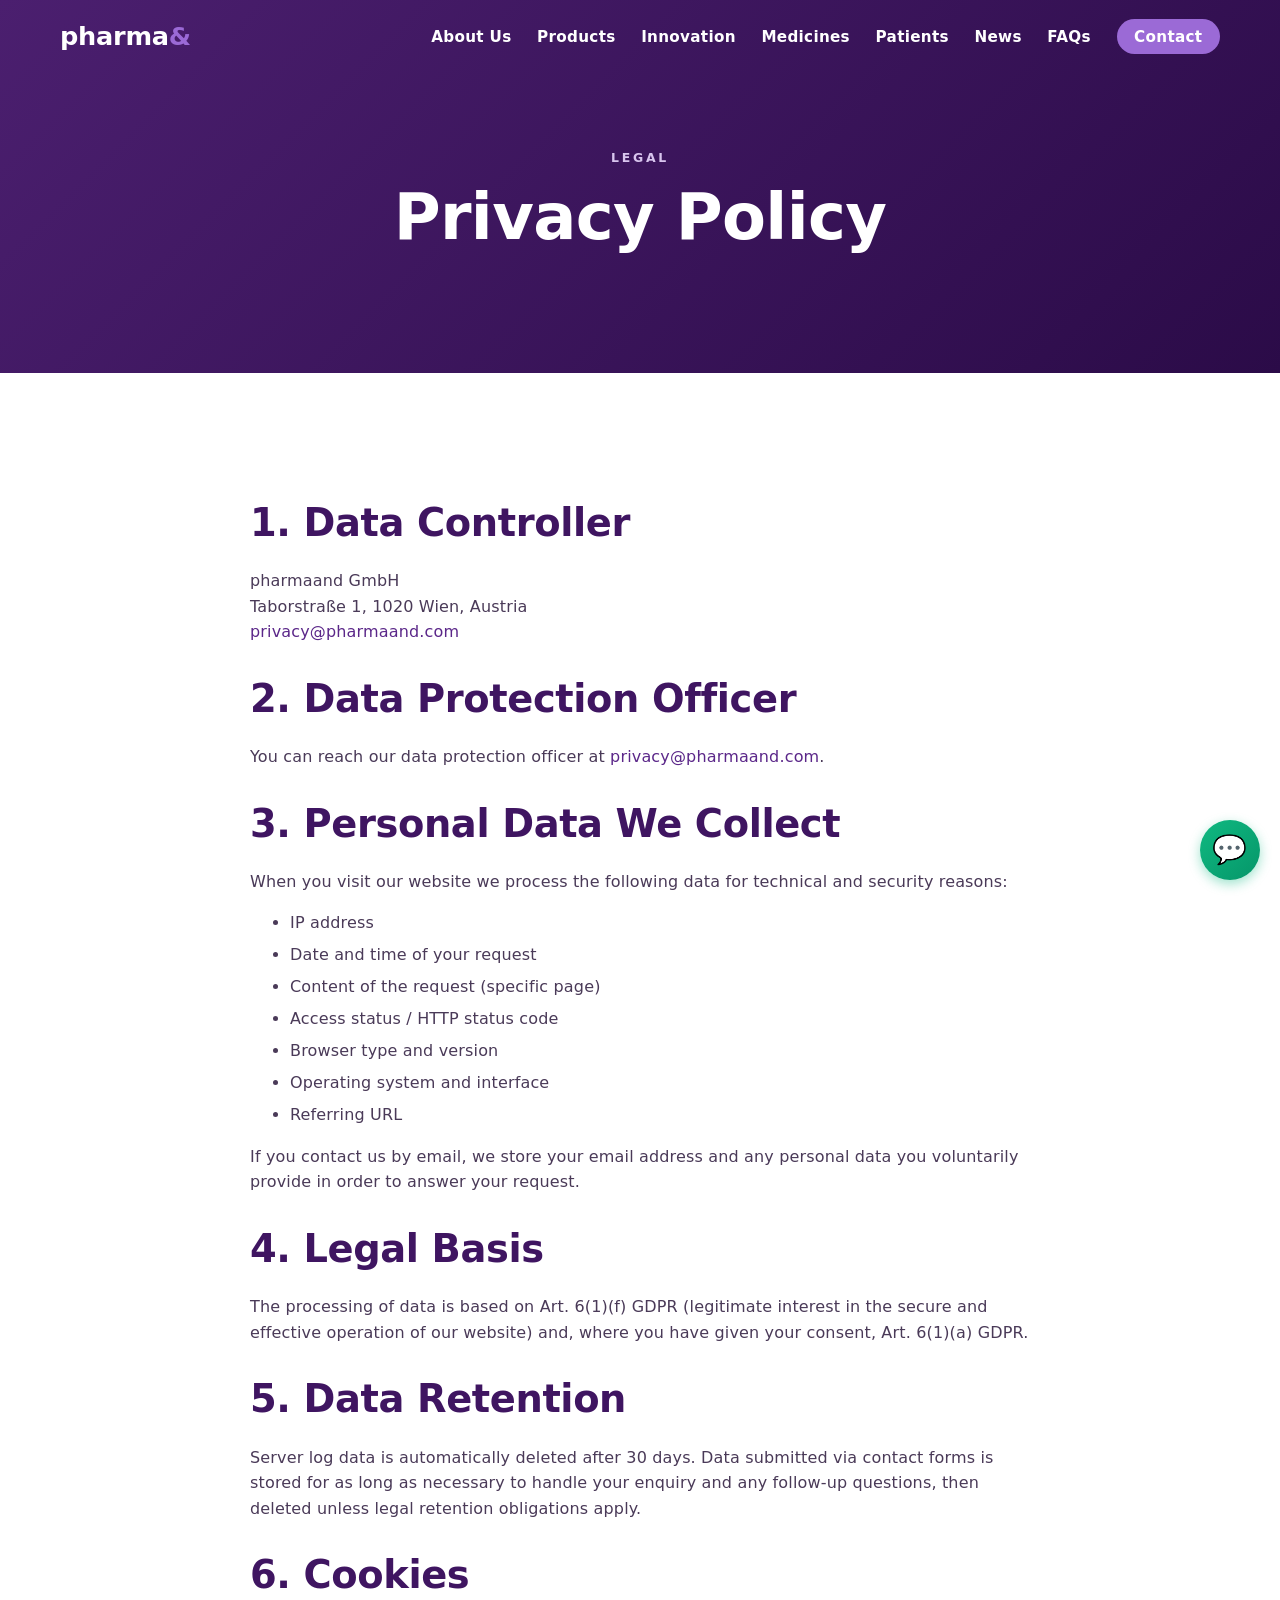
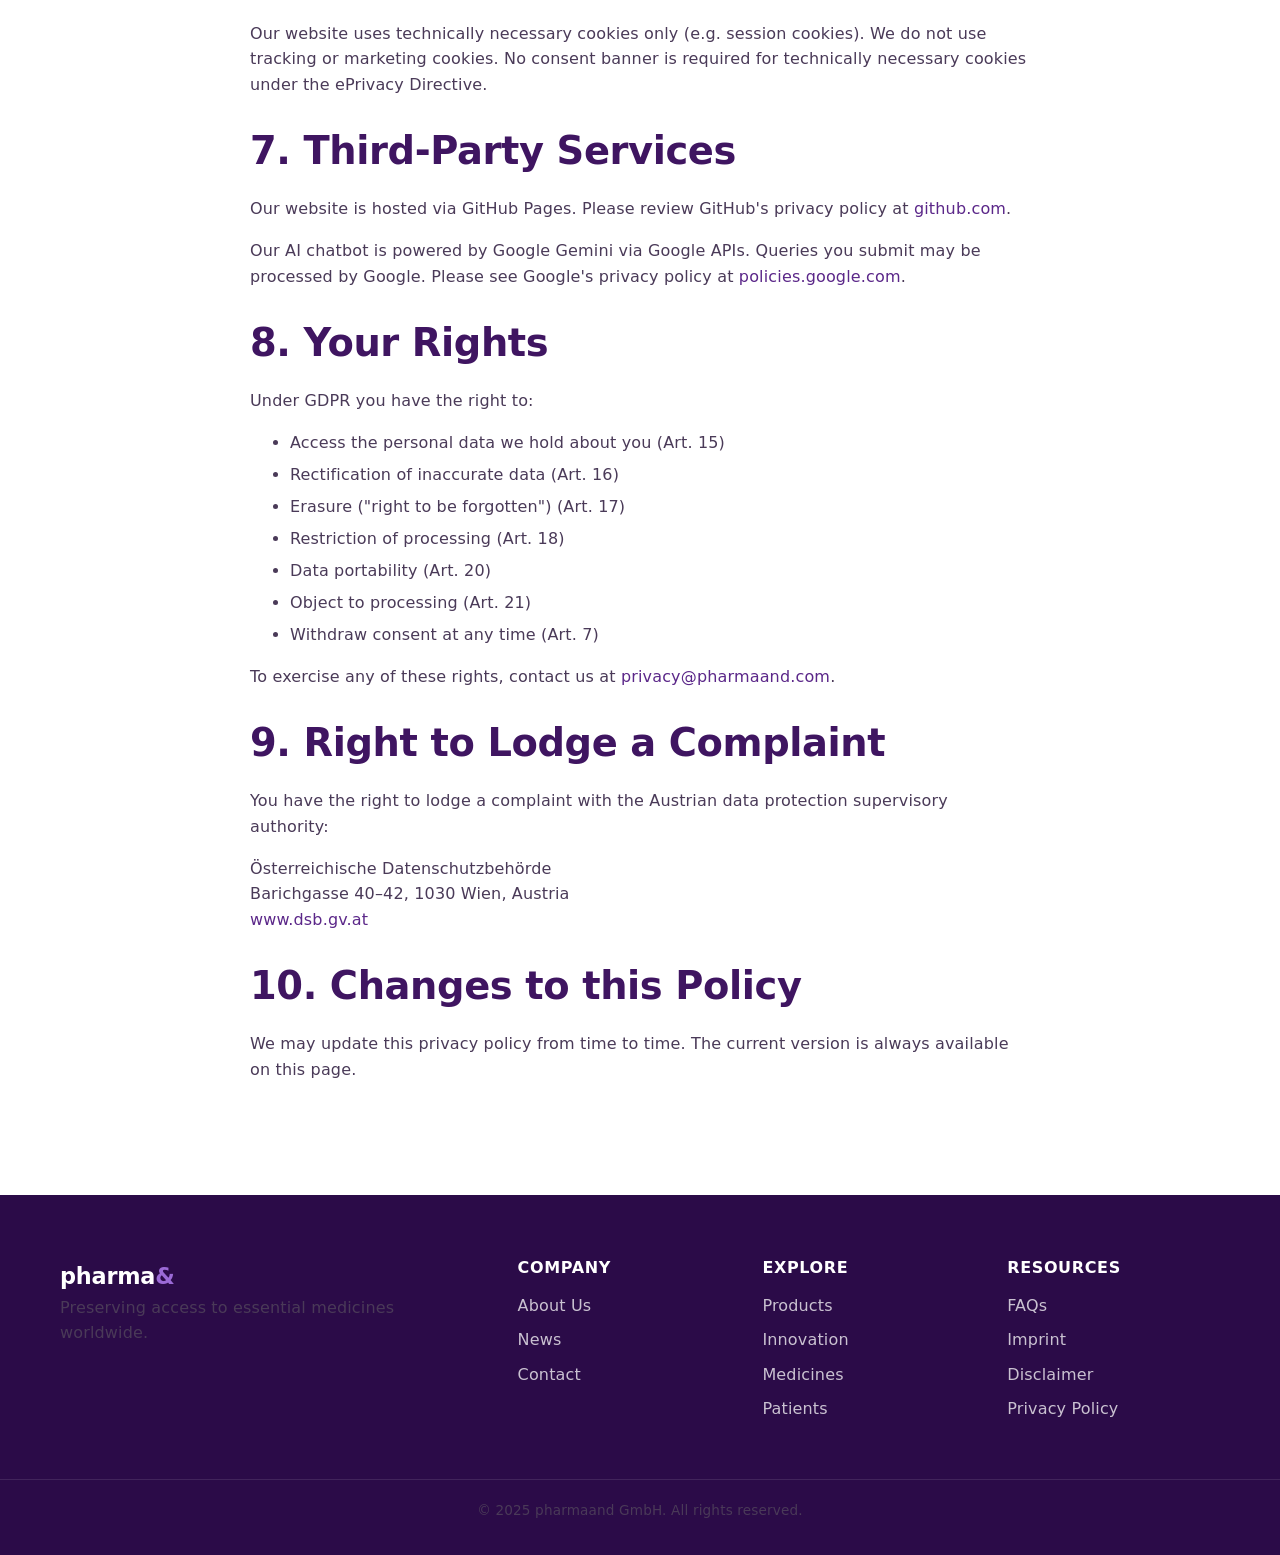
<file: privacy.html>
<!DOCTYPE html>
<html lang="en">
<head>
  <meta charset="UTF-8" />
  <meta name="viewport" content="width=device-width, initial-scale=1.0" />
  <title>Privacy Policy — pharma&</title>
  <link rel="stylesheet" href="styles.css" />
</head>
<body>
  <header class="site-header" id="siteHeader">
    <div class="container nav-wrap">
      <a href="index.html" class="logo"><span class="logo-text">pharma<span class="amp">&amp;</span></span></a>
      <button class="nav-toggle" id="navToggle" aria-label="Toggle navigation"><span></span><span></span><span></span></button>
      <nav class="primary-nav" id="primaryNav">
        <ul>
          <li><a href="about.html">About Us</a></li>
          <li><a href="products.html">Products</a></li>
          <li><a href="innovation.html">Innovation</a></li>
          <li><a href="medicines.html">Medicines</a></li>
          <li><a href="patients.html">Patients</a></li>
          <li><a href="news.html">News</a></li>
          <li><a href="faqs.html">FAQs</a></li>
          <li><a href="contact.html" class="nav-cta">Contact</a></li>
        </ul>
      </nav>
    </div>
  </header>

  <section class="page-banner">
    <div class="container">
      <span class="eyebrow" style="color:#d8c5ee;">Legal</span>
      <h1>Privacy Policy</h1>
    </div>
  </section>

  <section class="section">
    <div class="container prose">

      <h2>1. Data Controller</h2>
      <p>
        pharmaand GmbH<br />
        Taborstraße 1, 1020 Wien, Austria<br />
        <a href="mailto:privacy@pharmaand.com">privacy@pharmaand.com</a>
      </p>

      <h2>2. Data Protection Officer</h2>
      <p>You can reach our data protection officer at <a href="mailto:privacy@pharmaand.com">privacy@pharmaand.com</a>.</p>

      <h2>3. Personal Data We Collect</h2>
      <p>When you visit our website we process the following data for technical and security reasons:</p>
      <ul>
        <li>IP address</li>
        <li>Date and time of your request</li>
        <li>Content of the request (specific page)</li>
        <li>Access status / HTTP status code</li>
        <li>Browser type and version</li>
        <li>Operating system and interface</li>
        <li>Referring URL</li>
      </ul>
      <p>If you contact us by email, we store your email address and any personal data you voluntarily provide in order to answer your request.</p>

      <h2>4. Legal Basis</h2>
      <p>The processing of data is based on Art. 6(1)(f) GDPR (legitimate interest in the secure and effective operation of our website) and, where you have given your consent, Art. 6(1)(a) GDPR.</p>

      <h2>5. Data Retention</h2>
      <p>Server log data is automatically deleted after 30 days. Data submitted via contact forms is stored for as long as necessary to handle your enquiry and any follow-up questions, then deleted unless legal retention obligations apply.</p>

      <h2>6. Cookies</h2>
      <p>Our website uses technically necessary cookies only (e.g. session cookies). We do not use tracking or marketing cookies. No consent banner is required for technically necessary cookies under the ePrivacy Directive.</p>

      <h2>7. Third-Party Services</h2>
      <p>Our website is hosted via GitHub Pages. Please review GitHub's privacy policy at <a href="https://docs.github.com/en/site-policy/privacy-policies/github-general-privacy-statement" target="_blank">github.com</a>.</p>
      <p>Our AI chatbot is powered by Google Gemini via Google APIs. Queries you submit may be processed by Google. Please see Google's privacy policy at <a href="https://policies.google.com/privacy" target="_blank">policies.google.com</a>.</p>

      <h2>8. Your Rights</h2>
      <p>Under GDPR you have the right to:</p>
      <ul>
        <li>Access the personal data we hold about you (Art. 15)</li>
        <li>Rectification of inaccurate data (Art. 16)</li>
        <li>Erasure ("right to be forgotten") (Art. 17)</li>
        <li>Restriction of processing (Art. 18)</li>
        <li>Data portability (Art. 20)</li>
        <li>Object to processing (Art. 21)</li>
        <li>Withdraw consent at any time (Art. 7)</li>
      </ul>
      <p>To exercise any of these rights, contact us at <a href="mailto:privacy@pharmaand.com">privacy@pharmaand.com</a>.</p>

      <h2>9. Right to Lodge a Complaint</h2>
      <p>You have the right to lodge a complaint with the Austrian data protection supervisory authority:</p>
      <p>
        Österreichische Datenschutzbehörde<br />
        Barichgasse 40–42, 1030 Wien, Austria<br />
        <a href="https://www.dsb.gv.at" target="_blank">www.dsb.gv.at</a>
      </p>

      <h2>10. Changes to this Policy</h2>
      <p>We may update this privacy policy from time to time. The current version is always available on this page.</p>

    </div>
  </section>

  <footer class="site-footer">
    <div class="container footer-grid">
      <div class="footer-col"><span class="logo-text">pharma<span class="amp">&amp;</span></span><p>Preserving access to essential medicines worldwide.</p></div>
      <div class="footer-col"><h4>Company</h4><ul><li><a href="about.html">About Us</a></li><li><a href="news.html">News</a></li><li><a href="contact.html">Contact</a></li></ul></div>
      <div class="footer-col"><h4>Explore</h4><ul><li><a href="products.html">Products</a></li><li><a href="innovation.html">Innovation</a></li><li><a href="medicines.html">Medicines</a></li><li><a href="patients.html">Patients</a></li></ul></div>
      <div class="footer-col"><h4>Resources</h4><ul><li><a href="faqs.html">FAQs</a></li><li><a href="imprint.html">Imprint</a></li><li><a href="disclaimer.html">Disclaimer</a></li><li><a href="privacy.html">Privacy Policy</a></li></ul></div>
    </div>
    <div class="footer-bottom"><div class="container"><p>&copy; 2025 pharmaand GmbH. All rights reserved.</p></div></div>
  </footer>
  <script src="js/main.js"></script>
  <script src="js/chatbot.js"></script>
</body>
</html>
</file>
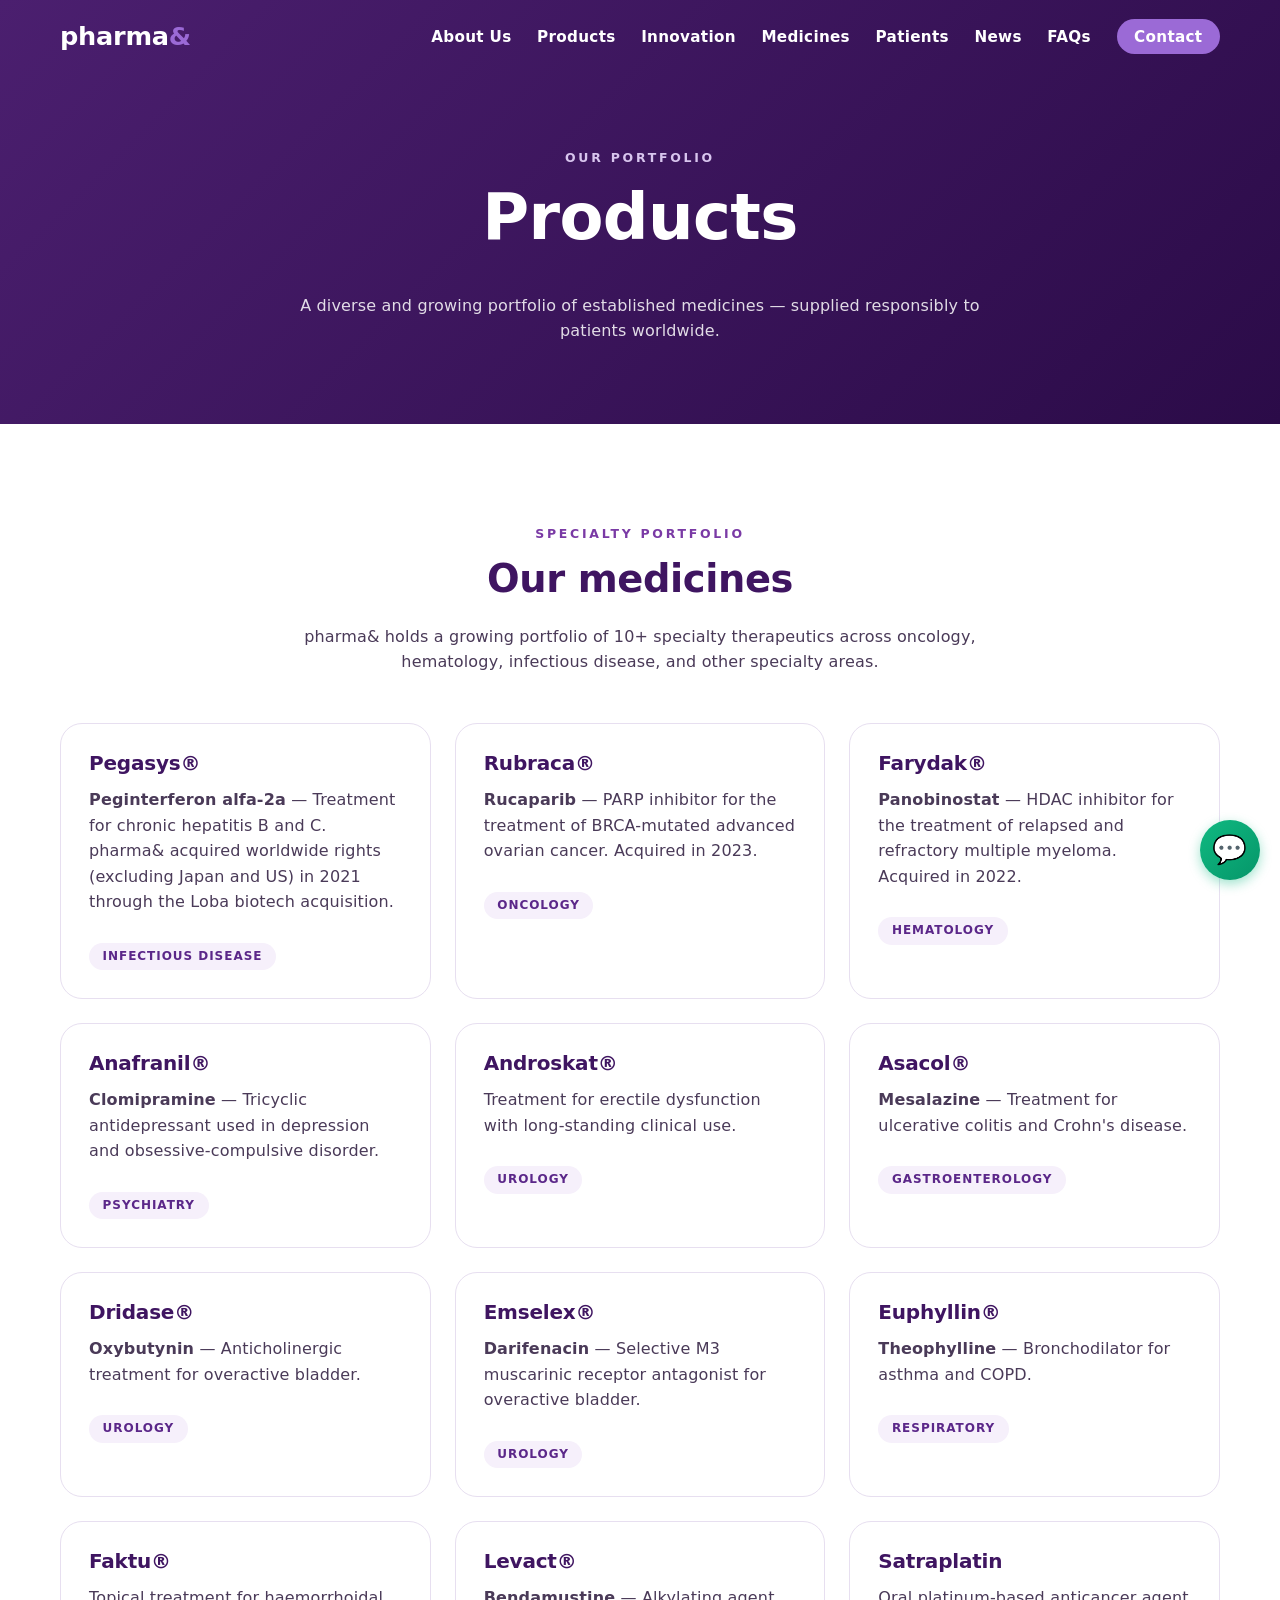
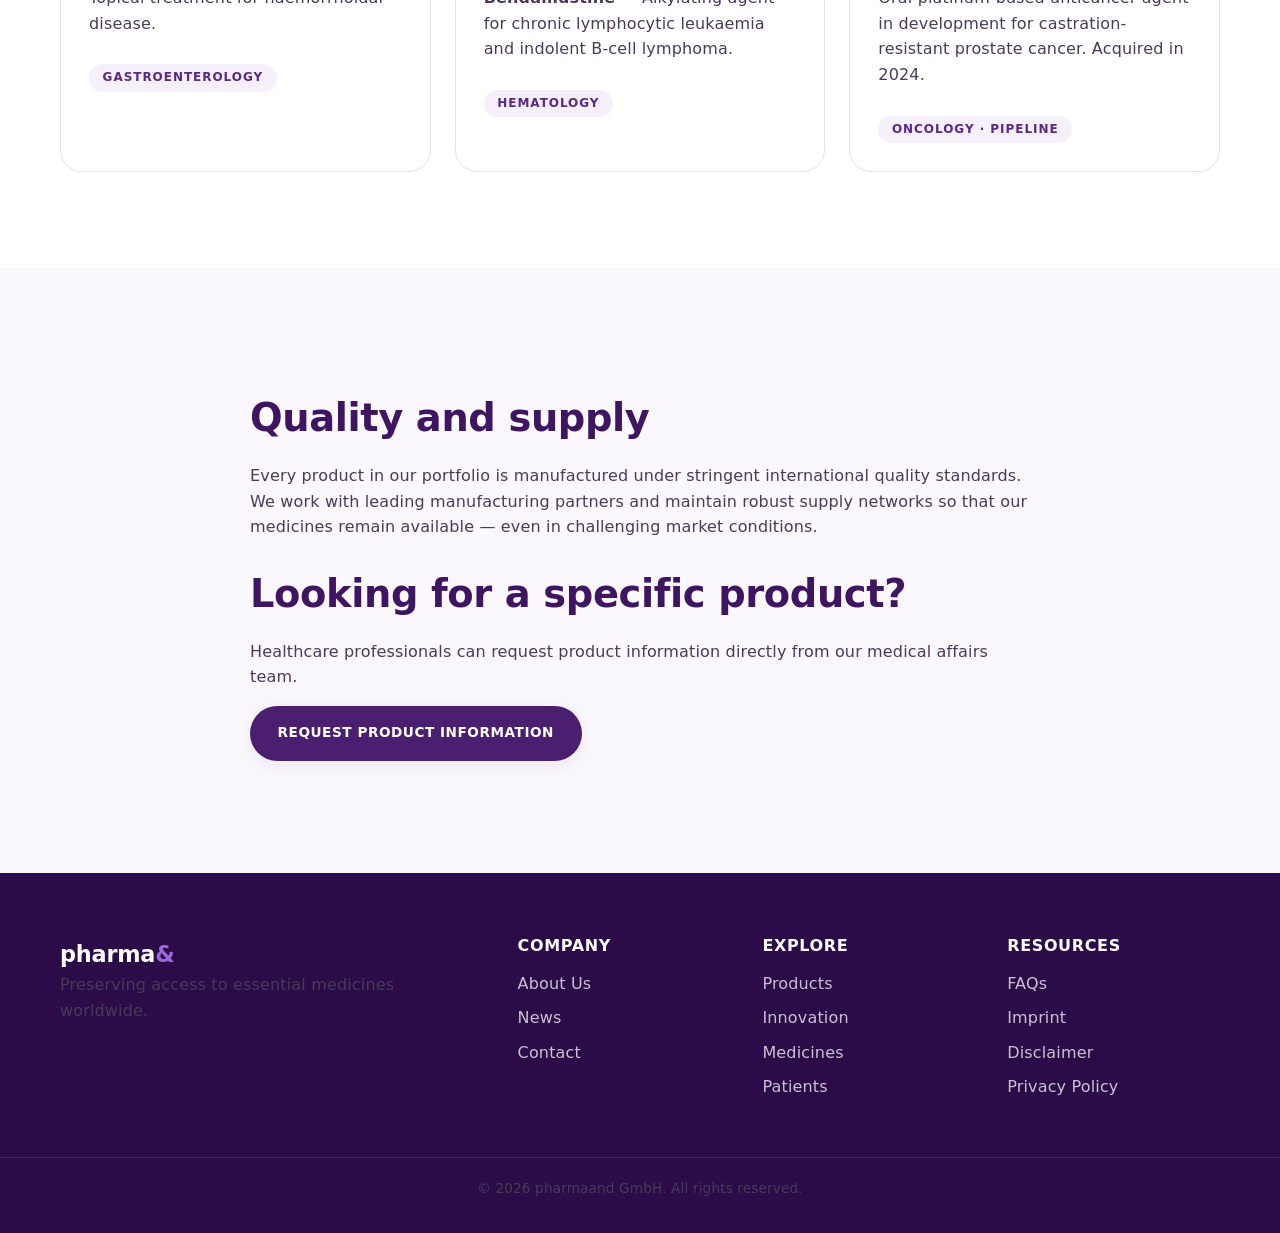
<file: products.html>
<!DOCTYPE html>
<html lang="en">
<head>
  <meta charset="UTF-8" />
  <meta name="viewport" content="width=device-width, initial-scale=1.0" />
  <title>Products — pharma&</title>
  <link rel="stylesheet" href="styles.css" />
</head>
<body>
  <header class="site-header" id="siteHeader">
    <div class="container nav-wrap">
      <a href="index.html" class="logo"><span class="logo-text">pharma<span class="amp">&amp;</span></span></a>
      <button class="nav-toggle" id="navToggle" aria-label="Toggle navigation"><span></span><span></span><span></span></button>
      <nav class="primary-nav" id="primaryNav">
        <ul>
          <li><a href="about.html">About Us</a></li>
          <li><a href="products.html">Products</a></li>
          <li><a href="innovation.html">Innovation</a></li>
          <li><a href="medicines.html">Medicines</a></li>
          <li><a href="patients.html">Patients</a></li>
          <li><a href="news.html">News</a></li>
          <li><a href="faqs.html">FAQs</a></li>
          <li><a href="contact.html" class="nav-cta">Contact</a></li>
        </ul>
      </nav>
    </div>
  </header>

  <section class="page-banner">
    <div class="container">
      <span class="eyebrow" style="color:#d8c5ee;">Our Portfolio</span>
      <h1>Products</h1>
      <p>A diverse and growing portfolio of established medicines — supplied responsibly to patients worldwide.</p>
    </div>
  </section>

  <section class="section">
    <div class="container">
      <div class="section-head reveal">
        <span class="eyebrow">Specialty Portfolio</span>
        <h2>Our medicines</h2>
        <p>pharma& holds a growing portfolio of 10+ specialty therapeutics across oncology, hematology, infectious disease, and other specialty areas.</p>
      </div>
      <div class="card-grid">
        <article class="card reveal">
          <h3>Pegasys®</h3>
          <p><strong>Peginterferon alfa-2a</strong> — Treatment for chronic hepatitis B and C. pharma& acquired worldwide rights (excluding Japan and US) in 2021 through the Loba biotech acquisition.</p>
          <span class="card-tag">Infectious Disease</span>
        </article>
        <article class="card reveal delay-1">
          <h3>Rubraca®</h3>
          <p><strong>Rucaparib</strong> — PARP inhibitor for the treatment of BRCA-mutated advanced ovarian cancer. Acquired in 2023.</p>
          <span class="card-tag">Oncology</span>
        </article>
        <article class="card reveal delay-2">
          <h3>Farydak®</h3>
          <p><strong>Panobinostat</strong> — HDAC inhibitor for the treatment of relapsed and refractory multiple myeloma. Acquired in 2022.</p>
          <span class="card-tag">Hematology</span>
        </article>
        <article class="card reveal">
          <h3>Anafranil®</h3>
          <p><strong>Clomipramine</strong> — Tricyclic antidepressant used in depression and obsessive-compulsive disorder.</p>
          <span class="card-tag">Psychiatry</span>
        </article>
        <article class="card reveal delay-1">
          <h3>Androskat®</h3>
          <p>Treatment for erectile dysfunction with long-standing clinical use.</p>
          <span class="card-tag">Urology</span>
        </article>
        <article class="card reveal delay-2">
          <h3>Asacol®</h3>
          <p><strong>Mesalazine</strong> — Treatment for ulcerative colitis and Crohn's disease.</p>
          <span class="card-tag">Gastroenterology</span>
        </article>
        <article class="card reveal">
          <h3>Dridase®</h3>
          <p><strong>Oxybutynin</strong> — Anticholinergic treatment for overactive bladder.</p>
          <span class="card-tag">Urology</span>
        </article>
        <article class="card reveal delay-1">
          <h3>Emselex®</h3>
          <p><strong>Darifenacin</strong> — Selective M3 muscarinic receptor antagonist for overactive bladder.</p>
          <span class="card-tag">Urology</span>
        </article>
        <article class="card reveal delay-2">
          <h3>Euphyllin®</h3>
          <p><strong>Theophylline</strong> — Bronchodilator for asthma and COPD.</p>
          <span class="card-tag">Respiratory</span>
        </article>
        <article class="card reveal">
          <h3>Faktu®</h3>
          <p>Topical treatment for haemorrhoidal disease.</p>
          <span class="card-tag">Gastroenterology</span>
        </article>
        <article class="card reveal delay-1">
          <h3>Levact®</h3>
          <p><strong>Bendamustine</strong> — Alkylating agent for chronic lymphocytic leukaemia and indolent B-cell lymphoma.</p>
          <span class="card-tag">Hematology</span>
        </article>
        <article class="card reveal delay-2">
          <h3>Satraplatin</h3>
          <p>Oral platinum-based anticancer agent in development for castration-resistant prostate cancer. Acquired in 2024.</p>
          <span class="card-tag">Oncology · Pipeline</span>
        </article>
      </div>
    </div>
  </section>

  <section class="section section-mission">
    <div class="container prose">
      <h2>Quality and supply</h2>
      <p>Every product in our portfolio is manufactured under stringent international quality standards. We work with leading manufacturing partners and maintain robust supply networks so that our medicines remain available — even in challenging market conditions.</p>
      <h2>Looking for a specific product?</h2>
      <p>Healthcare professionals can request product information directly from our medical affairs team.</p>
      <p><a href="contact.html" class="btn btn-primary">Request product information</a></p>
    </div>
  </section>

  <footer class="site-footer">
    <div class="container footer-grid">
      <div class="footer-col"><span class="logo-text">pharma<span class="amp">&amp;</span></span><p>Preserving access to essential medicines worldwide.</p></div>
      <div class="footer-col"><h4>Company</h4><ul><li><a href="about.html">About Us</a></li><li><a href="news.html">News</a></li><li><a href="contact.html">Contact</a></li></ul></div>
      <div class="footer-col"><h4>Explore</h4><ul><li><a href="products.html">Products</a></li><li><a href="innovation.html">Innovation</a></li><li><a href="medicines.html">Medicines</a></li><li><a href="patients.html">Patients</a></li></ul></div>
      <div class="footer-col"><h4>Resources</h4><ul><li><a href="faqs.html">FAQs</a></li><li><a href="imprint.html">Imprint</a></li><li><a href="disclaimer.html">Disclaimer</a></li><li><a href="privacy.html">Privacy Policy</a></li></ul></div>
    </div>
    <div class="footer-bottom"><div class="container"><p>© <span id="currentYear">2026</span> pharmaand GmbH. All rights reserved.</p></div></div>
  </footer>
  <script src="js/main.js"></script>
<script src="js/chatbot.js"></script>
</body>
</html>
</file>
<file: styles.css>
/* ============================================================
   pharmaand GmbH — Website Stylesheet
   ============================================================ */

:root {
  --purple-900: #2b0b48;
  --purple-800: #3f1561;
  --purple-700: #4b1f6f;
  --purple-600: #5b2789;
  --purple-500: #7a3aa5;
  --purple-400: #9b6ad6;
  --purple-200: #d8c5ee;
  --purple-50:  #f6f0fb;
  --ink:        #1c1024;
  --ink-soft:   #4a3a58;
  --muted:      #7a6a85;
  --line:       #e7dff0;
  --bg:         #ffffff;
  --bg-soft:    #faf7fd;
  --radius:     14px;
  --radius-lg:  22px;
  --shadow-sm:  0 4px 16px rgba(75,31,111,.08);
  --shadow-md:  0 12px 36px rgba(75,31,111,.14);
  --shadow-lg:  0 24px 60px rgba(75,31,111,.22);
  --font-display: "Century Gothic", "CenturyGothic", "AppleGothic", "URW Gothic", "Jost", "Futura", "Trebuchet MS", system-ui, sans-serif;
  --font-body:    "Century Gothic", "CenturyGothic", "AppleGothic", "URW Gothic", "Jost", "Futura", "Trebuchet MS", system-ui, sans-serif;
}

*, *::before, *::after { box-sizing: border-box; }
html { scroll-behavior: smooth; }
body {
  margin: 0;
  font-family: var(--font-body);
  color: var(--ink);
  background: var(--bg);
  line-height: 1.6;
  -webkit-font-smoothing: antialiased;
  letter-spacing: .01em;
}
img { max-width: 100%; display: block; }
a { color: var(--purple-600); text-decoration: none; transition: color .2s ease; }
a:hover { color: var(--purple-800); }

h1, h2, h3, h4 {
  font-family: var(--font-display);
  color: var(--purple-800);
  margin: 0 0 .6em;
  line-height: 1.15;
  letter-spacing: -.01em;
}
h1 { font-size: clamp(2.2rem, 5vw, 4.2rem); font-weight: 700; }
h2 { font-size: clamp(1.7rem, 3vw, 2.6rem); font-weight: 700; }
h3 { font-size: 1.25rem; font-weight: 700; }
h4 { font-size: 1rem; font-weight: 700; letter-spacing: .04em; text-transform: uppercase; }
p  { margin: 0 0 1em; color: var(--ink-soft); }

.container { width: 100%; max-width: 1200px; margin: 0 auto; padding: 0 1.25rem; }

.eyebrow {
  display: inline-block;
  text-transform: uppercase;
  letter-spacing: .22em;
  font-size: .78rem;
  font-weight: 700;
  color: var(--purple-500);
  margin-bottom: .8rem;
}
.lede { font-size: 1.15rem; color: var(--ink); }

/* Buttons */
.btn {
  display: inline-block;
  padding: .9rem 1.6rem;
  border-radius: 999px;
  font-weight: 700;
  font-family: var(--font-display);
  letter-spacing: .04em;
  text-transform: uppercase;
  font-size: .85rem;
  transition: transform .2s ease, box-shadow .2s ease, background .2s ease, color .2s ease;
  border: 2px solid transparent;
  cursor: pointer;
}
.btn:hover { transform: translateY(-2px); }
.btn-primary { background: var(--purple-700); color: #fff; box-shadow: var(--shadow-sm); }
.btn-primary:hover { background: var(--purple-800); color: #fff; box-shadow: var(--shadow-md); }
.btn-ghost { background: transparent; color: #fff; border-color: rgba(255,255,255,.6); }
.btn-ghost:hover { background: #fff; color: var(--purple-800); }
.btn-light { background: #fff; color: var(--purple-700); }
.btn-light:hover { background: var(--purple-50); color: var(--purple-800); }

/* Header */
.site-header {
  position: fixed; top: 0; left: 0; right: 0;
  z-index: 50;
  padding: 1rem 0;
  transition: background .3s ease, box-shadow .3s ease, padding .3s ease;
  background: transparent;
}
.site-header.scrolled {
  background: rgba(255,255,255,.96);
  backdrop-filter: blur(12px);
  box-shadow: var(--shadow-sm);
  padding: .5rem 0;
}
.site-header.scrolled .logo-text,
.site-header.scrolled .primary-nav a { color: var(--purple-800); }
.site-header.scrolled .nav-toggle span { background: var(--purple-800); }

.nav-wrap { display: flex; align-items: center; justify-content: space-between; gap: 1rem; }

.logo-text {
  font-family: var(--font-display);
  font-weight: 700;
  font-size: 1.6rem;
  color: #fff;
  letter-spacing: -.01em;
  transition: color .3s ease;
}
.logo-text .amp { color: var(--purple-400); }

.primary-nav ul { display: flex; gap: 1.6rem; list-style: none; margin: 0; padding: 0; }
.primary-nav a {
  color: #fff; font-weight: 600; font-size: .95rem;
  letter-spacing: .02em; transition: color .2s ease; position: relative;
}
.primary-nav a::after {
  content: ""; position: absolute; left: 0; bottom: -6px;
  width: 0; height: 2px; background: var(--purple-400);
  transition: width .25s ease;
}
.primary-nav a:hover::after { width: 100%; }
.primary-nav .nav-cta {
  background: var(--purple-400); color: #fff !important;
  padding: .55rem 1.1rem; border-radius: 999px;
}
.primary-nav .nav-cta::after { display: none; }
.primary-nav .nav-cta:hover { background: var(--purple-500); }

.nav-toggle {
  display: none;
  width: 40px; height: 40px;
  background: transparent; border: 0; cursor: pointer;
  flex-direction: column; gap: 5px; align-items: center; justify-content: center;
}
.nav-toggle span { display: block; width: 26px; height: 2px; background: #fff; transition: all .3s ease; }
.nav-toggle.open span:nth-child(1) { transform: translateY(7px) rotate(45deg); }
.nav-toggle.open span:nth-child(2) { opacity: 0; }
.nav-toggle.open span:nth-child(3) { transform: translateY(-7px) rotate(-45deg); }

@media (max-width: 1024px) {
  .nav-toggle { display: flex; }
  .primary-nav {
    position: fixed; top: 0; right: -100%;
    height: 100vh; width: min(85vw, 360px);
    background: var(--purple-800);
    padding: 6rem 2rem 2rem;
    transition: right .35s ease;
    box-shadow: var(--shadow-lg);
  }
  .primary-nav.open { right: 0; }
  .primary-nav ul { flex-direction: column; gap: 1.2rem; }
  .primary-nav a { color: #fff; font-size: 1.1rem; }
}

/* Hero */
.hero {
  position: relative;
  min-height: 100vh;
  display: flex; align-items: center;
  background: radial-gradient(ellipse at 25% 40%, #3f1561 0%, #1a0530 45%, #0d0018 100%);
  color: #fff;
  overflow: hidden;
  isolation: isolate;
}
.hero::before {
  content: ""; position: absolute; inset: 0; z-index: -1;
  background:
    radial-gradient(circle at 75% 25%, rgba(111,45,176,.45), transparent 55%),
    radial-gradient(circle at 15% 75%, rgba(91,39,137,.35), transparent 50%);
  animation: drift 25s ease-in-out infinite alternate;
}
.hero-overlay {
  position: absolute; inset: 0;
  background: linear-gradient(180deg, rgba(0,0,0,0) 60%, rgba(43,11,72,.6) 100%);
  pointer-events: none;
}
.hero-content { position: relative; padding: 8rem 1.25rem 6rem; max-width: 900px; }
.hero-title { color: #fff; font-weight: 700; margin-bottom: 1.5rem; }
.hero-sub {
  font-size: clamp(1rem, 1.4vw, 1.2rem);
  color: rgba(255,255,255,.88);
  margin-bottom: 2rem; max-width: 640px;
}
.hero-actions { display: flex; gap: 1rem; flex-wrap: wrap; }

.scroll-cue {
  position: absolute; bottom: 2rem; left: 50%; transform: translateX(-50%);
  width: 24px; height: 40px;
  border: 2px solid rgba(255,255,255,.6);
  border-radius: 14px;
}
.scroll-cue span {
  display: block; width: 4px; height: 8px;
  background: #fff; border-radius: 2px; margin: 6px auto;
  animation: scrollCue 1.6s ease-in-out infinite;
}
@keyframes scrollCue {
  0%   { transform: translateY(0); opacity: 1; }
  100% { transform: translateY(14px); opacity: 0; }
}
@keyframes drift {
  0%   { transform: translate(0,0); }
  100% { transform: translate(-30px, 20px); }
}

/* Sections */
.section { padding: 6rem 0; }
.section-head { text-align: center; max-width: 720px; margin: 0 auto 3rem; }
.grid-2 { display: grid; grid-template-columns: 1fr 1fr; gap: 3rem; align-items: start; }
@media (max-width: 768px) { .grid-2 { grid-template-columns: 1fr; gap: 1.5rem; } }
.section-mission { background: var(--bg-soft); }

/* Pillars */
.pillars { display: grid; grid-template-columns: repeat(4, 1fr); gap: 1.5rem; }
@media (max-width: 1024px) { .pillars { grid-template-columns: repeat(2, 1fr); } }
@media (max-width: 540px)  { .pillars { grid-template-columns: 1fr; } }
.pillar {
  background: #fff;
  border: 1px solid var(--line);
  border-radius: var(--radius-lg);
  padding: 2rem 1.5rem;
  transition: transform .3s ease, box-shadow .3s ease, border-color .3s ease;
}
.pillar:hover { transform: translateY(-6px); box-shadow: var(--shadow-md); border-color: var(--purple-200); }
.pillar-icon {
  width: 56px; height: 56px;
  display: grid; place-items: center;
  background: var(--purple-50);
  border-radius: 14px;
  color: var(--purple-700);
  margin-bottom: 1.25rem;
}
.pillar-icon svg { width: 30px; height: 30px; }
.link-arrow {
  display: inline-block;
  font-weight: 700; font-size: .9rem;
  letter-spacing: .04em; text-transform: uppercase;
  color: var(--purple-700);
  margin-top: .5rem;
  transition: transform .2s ease;
}
.link-arrow:hover { transform: translateX(4px); color: var(--purple-800); }

/* Stats */
.section-stats { background: linear-gradient(135deg, var(--purple-700), var(--purple-900)); color: #fff; }
.stats { display: grid; grid-template-columns: repeat(4, 1fr); gap: 2rem; text-align: center; }
@media (max-width: 1024px) { .stats { grid-template-columns: repeat(2, 1fr); } }
@media (max-width: 480px)  { .stats { grid-template-columns: 1fr; } }
.stat-num {
  font-family: var(--font-display);
  font-size: clamp(2.5rem, 5vw, 4rem);
  font-weight: 700; color: #fff;
  line-height: 1; margin-bottom: .5rem;
}
.stat-num::after { content: "+"; color: var(--purple-400); }
.stat-label {
  text-transform: uppercase;
  letter-spacing: .15em;
  font-size: .85rem;
  color: rgba(255,255,255,.85);
}

/* News */
.news-grid { display: grid; grid-template-columns: repeat(3, 1fr); gap: 1.75rem; }
@media (max-width: 1024px) { .news-grid { grid-template-columns: 1fr 1fr; } }
@media (max-width: 640px)  { .news-grid { grid-template-columns: 1fr; } }
.news-card {
  background: #fff;
  border: 1px solid var(--line);
  border-radius: var(--radius-lg);
  overflow: hidden;
  transition: transform .3s ease, box-shadow .3s ease;
}
.news-card:hover { transform: translateY(-6px); box-shadow: var(--shadow-md); }
.news-img { aspect-ratio: 16/10; }
.news-body { padding: 1.5rem; }
.news-date {
  text-transform: uppercase;
  letter-spacing: .15em;
  font-size: .75rem;
  color: var(--purple-500);
  font-weight: 700;
}

/* CTA */
.section-cta { background: var(--bg-soft); }
.cta-card {
  background: linear-gradient(135deg, var(--purple-600), var(--purple-800));
  color: #fff;
  padding: 4rem 2rem;
  border-radius: var(--radius-lg);
  text-align: center;
  box-shadow: var(--shadow-md);
}
.cta-card h2 { color: #fff; }
.cta-card p  { color: rgba(255,255,255,.9); max-width: 600px; margin: 0 auto 1.5rem; }

/* Footer */
.site-footer {
  background: var(--purple-900);
  color: rgba(255,255,255,.8);
  padding: 4rem 0 0;
}
.site-footer h4 { color: #fff; margin-bottom: 1rem; }
.site-footer a  { color: rgba(255,255,255,.75); }
.site-footer a:hover { color: #fff; }
.site-footer .logo-text { color: #fff; font-size: 1.4rem; }

.footer-grid {
  display: grid;
  grid-template-columns: 2fr 1fr 1fr 1fr;
  gap: 2rem;
  padding-bottom: 3rem;
}
@media (max-width: 768px) { .footer-grid { grid-template-columns: 1fr 1fr; } }
@media (max-width: 480px) { .footer-grid { grid-template-columns: 1fr; } }
.footer-col ul { list-style: none; padding: 0; margin: 0; }
.footer-col li { margin-bottom: .55rem; }
.footer-bottom {
  border-top: 1px solid rgba(255,255,255,.1);
  padding: 1.25rem 0;
  font-size: .85rem;
  color: rgba(255,255,255,.6);
  text-align: center;
}

/* Animations */
.fade-up { opacity: 0; transform: translateY(20px); animation: fadeUp .9s ease forwards; }
.delay-1 { animation-delay: .15s; }
.delay-2 { animation-delay: .3s; }
.delay-3 { animation-delay: .45s; }
@keyframes fadeUp { to { opacity: 1; transform: translateY(0); } }

.reveal {
  opacity: 0;
  transform: translateY(30px);
  transition: opacity .8s ease, transform .8s ease;
}
.reveal.visible { opacity: 1; transform: translateY(0); }
.reveal.delay-1 { transition-delay: .12s; }
.reveal.delay-2 { transition-delay: .24s; }
.reveal.delay-3 { transition-delay: .36s; }

/* Page banner */
.page-banner {
  background: linear-gradient(135deg, var(--purple-700), var(--purple-900));
  color: #fff;
  padding: 9rem 0 5rem;
  text-align: center;
}
.page-banner h1 { color: #fff; }
.page-banner p  { color: rgba(255,255,255,.85); max-width: 720px; margin: 0 auto; }

/* Prose */
.prose { max-width: 820px; margin: 0 auto; }
.prose h2 { margin-top: 2rem; }
.prose ul li { margin-bottom: .4rem; color: var(--ink-soft); }

/* Cards */
.card-grid {
  display: grid; gap: 1.5rem;
  grid-template-columns: repeat(3, 1fr);
}
@media (max-width: 1024px) { .card-grid { grid-template-columns: repeat(2, 1fr); } }
@media (max-width: 540px)  { .card-grid { grid-template-columns: 1fr; } }
.card {
  background: #fff;
  border: 1px solid var(--line);
  border-radius: var(--radius-lg);
  padding: 1.75rem;
  transition: transform .3s ease, box-shadow .3s ease, border-color .3s ease;
}
.card:hover { transform: translateY(-4px); box-shadow: var(--shadow-md); border-color: var(--purple-200); }
.card h3 { color: var(--purple-800); }
.card-tag {
  display: inline-block;
  margin-top: .75rem;
  background: var(--purple-50);
  color: var(--purple-600);
  border-radius: 999px;
  padding: .25rem .85rem;
  font-size: .75rem;
  font-weight: 700;
  letter-spacing: .08em;
  text-transform: uppercase;
}

/* FAQ */
.faq-list { max-width: 820px; margin: 0 auto; }
.faq-item {
  border-bottom: 1px solid var(--line);
  padding: 1.25rem 0;
}
.faq-item summary {
  cursor: pointer;
  font-weight: 700;
  color: var(--purple-800);
  font-family: var(--font-display);
  font-size: 1.05rem;
  list-style: none;
  position: relative;
  padding-right: 2rem;
}
.faq-item summary::-webkit-details-marker { display: none; }
.faq-item summary::after {
  content: "+";
  position: absolute; right: 0; top: 0;
  color: var(--purple-500);
  font-size: 1.6rem; line-height: 1;
  transition: transform .2s ease;
}
.faq-item[open] summary::after { content: "−"; }
.faq-item p { margin-top: .8rem; }

/* Contact */
.contact-grid {
  display: grid;
  grid-template-columns: 1fr 1fr;
  gap: 3rem;
}
@media (max-width: 768px) { .contact-grid { grid-template-columns: 1fr; } }
.form-group { margin-bottom: 1.25rem; }
label {
  display: block; font-weight: 700;
  color: var(--purple-800);
  margin-bottom: .4rem;
  font-size: .9rem; letter-spacing: .03em;
}
input, textarea, select {
  width: 100%;
  padding: .85rem 1rem;
  border: 1.5px solid var(--line);
  border-radius: var(--radius);
  font-family: var(--font-body);
  font-size: 1rem;
  background: #fff;
  color: var(--ink);
  transition: border-color .2s ease, box-shadow .2s ease;
}
input:focus, textarea:focus, select:focus {
  outline: none;
  border-color: var(--purple-500);
  box-shadow: 0 0 0 4px rgba(122,58,165,.15);
}
textarea { min-height: 140px; resize: vertical; }

.contact-info {
  background: var(--purple-50);
  border-radius: var(--radius-lg);
  padding: 2rem;
}
.contact-info h3 { color: var(--purple-800); }
.contact-info p strong { color: var(--purple-800); }
</file>
